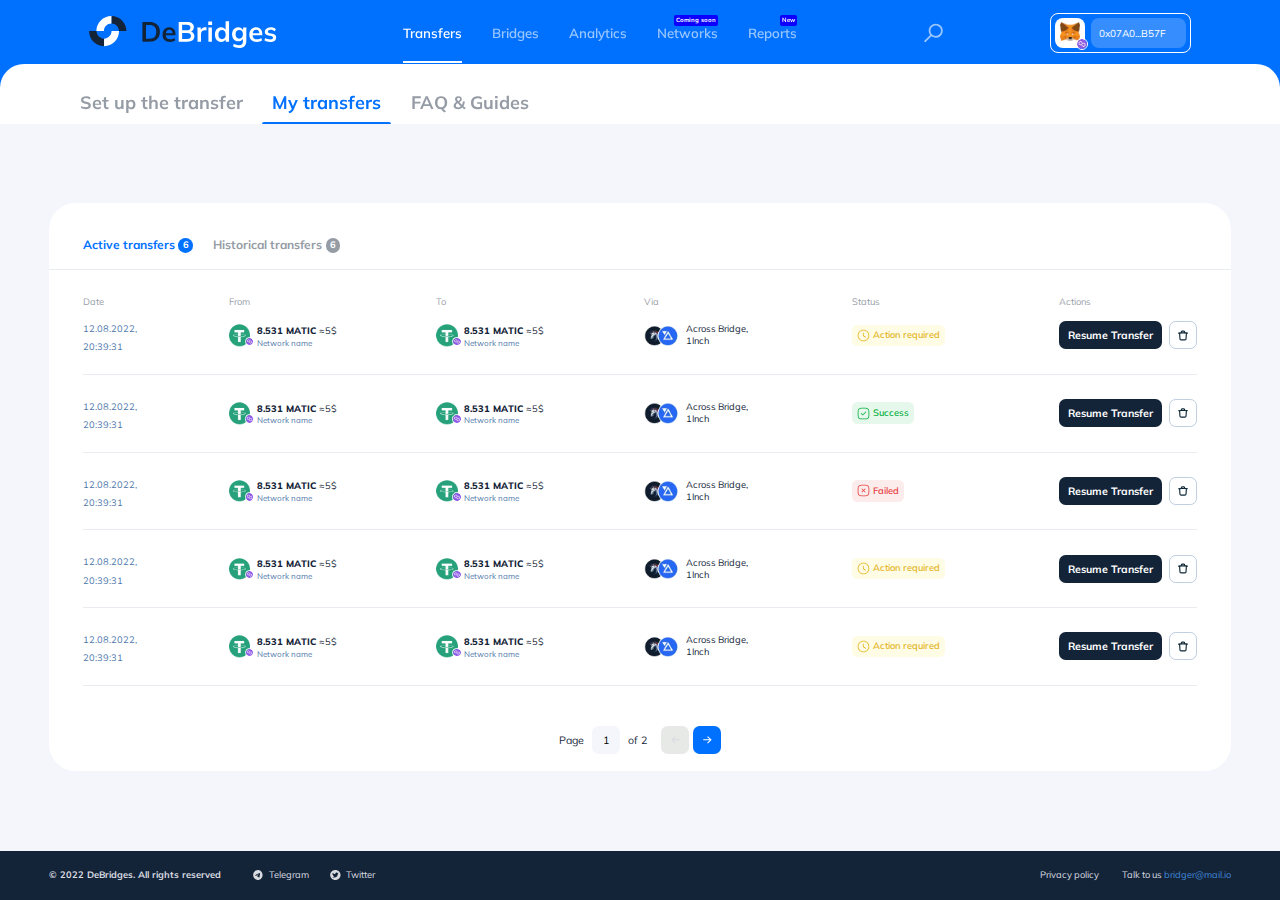
<file: my-transfers-active.html>
<!DOCTYPE html>
<html lang="en">

  <head>
  <meta charset="UTF-8">
  <meta http-equiv="X-UA-Compatible" content="IE=edge">
  <meta name="viewport" content="width=device-width, initial-scale=1.0">
  <link rel="icon" href="img/favicon.ico" type="image/x-icon">
  <link rel="stylesheet" href="./css/style.min.css?_v=20221104205442">
  <title>Bridge — Transfers</title>
</head>

<body>
  
  <div class="mobile-menu">    
	<a class="mobile-menu__logo" href="">
		<img src="img/debridges-logo_white.svg" alt="">
	</a>
	<input class="mobile-menu__search" type="text" placeholder="Search">
	<button class="mobile-menu__cta btn btn_middle btn_outlined">Connect to a wallet</button>
	<nav class="mobile-menu__menu main-menu">
		<ul>
			<li class="main-menu__item">
				<a class="main-menu__item-link" href="">Finding a bridge</a>
			</li>
			<li class="main-menu__item">
				<a class="main-menu__item-link" href="">Analytics</a>
			</li>
			<li class="main-menu__item">
				<a class="main-menu__item-link" href="">Networks</a>
			</li>
			<li class="main-menu__item main-menu__item_marked">
				<a class="main-menu__item-link" href="">Cashback</a>
			</li>
			<li class="main-menu__item main-menu__item_disabled main-menu__item_soon">
				<a class="main-menu__item-link">Reports</a>
			</li>       
			<li class="main-menu__item">
				<a class="main-menu__item-link" href="">More</a>
			</li>
		</ul>
	</nav>  
	<button class="mobile-menu__close-btn"></button>  
</div>
  <div class="filters-mobile-panel">
	<div class="filters-mobile-panel__header">
		<button class="filters-mobile-panel__back-btn back-btn">Back</button>
		<h1 class="filters-mobile-panel__title page-title">Filters</h1>
		<button class="filters-mobile-panel__reset-btn">Reset</button>
	</div>
	<div class="filters-mobile-panel__content">
		<div class="select select_outlined active">
			<div class="select__button">
				Select a network
			</div>
			<div class="select__dropdown">
				<a class="select__item select__item_active" href="">
					<span class="select__item-logo">
						<img src="img/currencies-logos/eth.svg" alt="">
					</span>
					<span class="select__item-name">Etherium</span>
				</a>
				<a class="select__item" href="">
					<span class="select__item-logo">
						<img src="img/currencies-logos/bnb.svg" alt="">
					</span>
					<span class="select__item-name">Binance Smart Chain</span>
				</a>
				<a class="select__item" href="">
					<span class="select__item-logo">
						<img src="img/currencies-logos/polygon.svg" alt="">
					</span>
					<span class="select__item-name">Polygon</span>
				</a>
			</div>
		</div>
		<div class="filters-mobile-panel__input-block">
			<span class="input-label">Type of the bridge</span>
			<div class="filter-switch filter-switch_blue">
				<label class="filter-switch__item">
					<input class="filter-switch__input" type="radio" name="filterMobile" checked>
					<span class="filter-switch__button">All</span>
				</label>
				<label class="filter-switch__item">
					<input class="filter-switch__input" type="radio" name="filterMobile">
					<span class="filter-switch__button">DEX Bridges</span>
				</label>
				<label class="filter-switch__item">
					<input class="filter-switch__input" type="radio" name="filterMobile">
					<span class="filter-switch__button">Wrapped</span>
				</label>
				<label class="filter-switch__item">
					<input class="filter-switch__input" type="radio" name="filterMobile">
					<span class="filter-switch__button">NFT</span>
				</label>
			</div>
		</div>
		<div class="filters-mobile-panel__input-block">
			<span class="input-label">Bridges</span>
			<div class="select select_outlined">
				<div class="select__button">
					All
				</div>
				<div class="select__dropdown">
					<a class="select__item select__item_active" href="">
						<span class="select__item-logo">
							<img src="img/currencies-logos/eth.svg" alt="">
						</span>
						<span class="select__item-name">Etherium</span>
					</a>
					<a class="select__item" href="">
						<span class="select__item-logo">
							<img src="img/currencies-logos/bnb.svg" alt="">
						</span>
						<span class="select__item-name">Binance Smart Chain</span>
					</a>
					<a class="select__item" href="">
						<span class="select__item-logo">
							<img src="img/currencies-logos/polygon.svg" alt="">
						</span>
						<span class="select__item-name">Polygon</span>
					</a>
				</div>
			</div>
		</div>
		<div class="filters-mobile-panel__input-block">
			<span class="input-label">Time</span>
			<div class="select select_outlined">
				<div class="select__button select-date">
					Last 7 days
				</div>          
			</div>
		</div>
	</div>    
</div>
  <div class="date-picker-popup popup-bottom">
	<div class="popup-bottom__cnt">
		<div class="date-picker-popup__header">
			<button class="date-picker-popup__back-btn popup-bottom__back-btn back-btn back-btn_short"></button>
			<h1 class="date-picker-popup__title page-title">Select a range</h1>
			<button class="date-picker-popup__reset-btn">Reset</button>
		</div>
		<div class="date-picker-popup__content">
			<p class="date-picker-popup__subtitle">Choose a range within 3 months</p>
			<div class="date-picker-popup__inputs">
				<div class="date-picker-popup__input-cnt">
					<span class="input-label">Start date</span>
					<input class="date-input" type="date" value="2022-06-01">
				</div>
				<span class="date-picker-popup__middle-text">to the</span>
				<div class="date-picker-popup__input-cnt">
					<span class="input-label">End date</span>
					<input class="date-input" type="date" value="2022-06-01">
				</div>
			</div>
			<button class="btn btn_blue">Continue</button>
		</div>
	</div> 
	<div class="popup-bottom__bg"></div>   
</div>  
  <div class="choose-token-popup popup" id="chooseTokenPopup">
	<div class="popup__container">
		<a class="popup__close" href="#"></a>
		<h1 class="popup__title">Select a Token</h1>
		<span class="popup__input-label">Select a network</span>
		<div class="choose-token-popup__select select select_outlined">
			<div class="choose-token-popup__button select__button">
				All networks
			</div>
			<div class="select__dropdown">
				<a class="select__item select__item_active" href="">
					<span class="select__item-logo">
						<img src="img/currencies-logos/eth.svg" alt="">
					</span>
					<span class="select__item-name">Etherium</span>
				</a>
				<a class="select__item" href="">
					<span class="select__item-logo">
						<img src="img/currencies-logos/bnb.svg" alt="">
					</span>
					<span class="select__item-name">BSC</span>
				</a>
				<a class="select__item" href="">
					<span class="select__item-logo">
						<img src="img/currencies-logos/polygon.svg" alt="">
					</span>
					<span class="select__item-name">Polygon</span>
				</a>
				<a class="select__item" href="">
					<span class="select__item-logo">
						<img src="img/currencies-logos/avalanche.svg" alt="">
					</span>
					<span class="select__item-name">Avalanche</span>
				</a>
				<a class="select__item" href="">
					<span class="select__item-logo">
						<img src="img/currencies-logos/fantom.svg" alt="">
					</span>
					<span class="select__item-name">Fantom</span>
				</a>
				<a class="select__item" href="">
					<span class="select__item-logo">
						<picture><source srcset="img/currencies-logos/harmony.webp" type="image/webp"><img src="img/currencies-logos/harmony.png" alt=""></picture>
					</span>
					<span class="select__item-name">Harmony</span>
				</a>
				<a class="select__item" href="">
					<span class="select__item-logo">
						<picture><source srcset="img/currencies-logos/arbitrum.webp" type="image/webp"><img src="img/currencies-logos/arbitrum.png" alt=""></picture>
					</span>
					<span class="select__item-name">Arbitrum</span>
				</a>
				<a class="select__item" href="">
					<span class="select__item-logo">
						<picture><source srcset="img/currencies-logos/optimism.webp" type="image/webp"><img src="img/currencies-logos/optimism.png" alt=""></picture>
					</span>
					<span class="select__item-name">Optimism</span>
				</a>
				<a class="select__item" href="">
					<span class="select__item-logo">
						<picture><source srcset="img/currencies-logos/fuse.webp" type="image/webp"><img src="img/currencies-logos/fuse.png" alt=""></picture>
					</span>
					<span class="select__item-name">Fuse</span>
				</a>
				<a class="select__item" href="">
					<span class="select__item-logo">
						<picture><source srcset="img/currencies-logos/moon-river.webp" type="image/webp"><img src="img/currencies-logos/moon-river.png" alt=""></picture>
					</span>
					<span class="select__item-name">MoonRiver</span>
				</a>
				<a class="select__item" href="">
					<span class="select__item-logo">
						<picture><source srcset="img/currencies-logos/cronos.webp" type="image/webp"><img src="img/currencies-logos/cronos.png" alt=""></picture>
					</span>
					<span class="select__item-name">Cronos</span>
				</a>
				<a class="select__item" href="">
					<span class="select__item-logo">
						<picture><source srcset="img/currencies-logos/gnosis.webp" type="image/webp"><img src="img/currencies-logos/gnosis.png" alt=""></picture>
					</span>
					<span class="select__item-name">Gnosis</span>
				</a>
				<a class="select__item" href="">
					<span class="select__item-logo">
						<picture><source srcset="img/currencies-logos/moon-beam.webp" type="image/webp"><img src="img/currencies-logos/moon-beam.png" alt=""></picture>
					</span>
					<span class="select__item-name">MoonBeam</span>
				</a>
				<a class="select__item" href="">
					<span class="select__item-logo">
						<picture><source srcset="img/currencies-logos/boba.webp" type="image/webp"><img src="img/currencies-logos/boba.png" alt=""></picture>
					</span>
					<span class="select__item-name">Boba</span>
				</a>
			</div>
		</div>
		<span class="popup__input-label">Choose a token</span>
		<input class="choose-token-popup__search search-input search-input_outlined" type="text" placeholder="Search for token">           
		<div class="choose-token-popup__tokens-list">
			
			<!-- Empty list -->
			
			<!-- <div class="choose-token-popup__tokens-list-empty">
				<img src="img/empty-list-icon.svg" alt="">
				<span>Token not found</span>
				<span>Try again with a different wording, or change the network</span>
			</div>   -->
			
			<!--  -->        

			<div class="choose-token-popup__owned-tokens">
				<h3 class="choose-token-popup__list-title">Owned tokens</h3>
				
				<!-- <div class="tokens-list-item">
					<div class="tokens-list-item__left">
						<div class="tokens-list-item__logo">
							<picture><source srcset="img/tokens-list-logos/omg.webp" type="image/webp"><img src="img/tokens-list-logos/omg.png" alt=""></picture>
						</div>
						<p class="tokens-list-item__title">
							<span class="tokens-list-item__name">OMG</span>
							<span class="tokens-list-item__network">
								<picture><source srcset="img/tokens-list-logos/network.webp" type="image/webp"><img src="img/tokens-list-logos/network.png" alt=""></picture>
								Ethereum Network
							</span>
						</p>
					</div>
					<div class="tokens-list-item__right">
						<span class="tokens-list-item__value">4.8729</span>
					</div>
				</div> -->

				<button class="btn btn_middle">Connect to a wallet</button>
			</div>

			<div class="choose-token-popup__all-tokens">
				<h3 class="choose-token-popup__list-title">All tokens</h3>
				<div class="tokens-list-item">
					<div class="tokens-list-item__left">
						<div class="tokens-list-item__logo">
							<picture><source srcset="img/tokens-list-logos/omg.webp" type="image/webp"><img src="img/tokens-list-logos/omg.png" alt=""></picture>
						</div>
						<p class="tokens-list-item__title">
							<span class="tokens-list-item__name">OMG</span>
							<span class="tokens-list-item__network">
								<picture><source srcset="img/tokens-list-logos/network.webp" type="image/webp"><img src="img/tokens-list-logos/network.png" alt=""></picture>
								Ethereum Network
							</span>
						</p>
					</div>
					<div class="tokens-list-item__right">
						<span class="tokens-list-item__value">4.8729</span>
					</div>
				</div>
				<div class="tokens-list-item">
					<div class="tokens-list-item__left">
						<div class="tokens-list-item__logo">
							<picture><source srcset="img/tokens-list-logos/omg.webp" type="image/webp"><img src="img/tokens-list-logos/omg.png" alt=""></picture>
						</div>
						<p class="tokens-list-item__title">
							<span class="tokens-list-item__name">OMG</span>
							<span class="tokens-list-item__network">
								<picture><source srcset="img/tokens-list-logos/network.webp" type="image/webp"><img src="img/tokens-list-logos/network.png" alt=""></picture>
								Ethereum Network
							</span>
						</p>
					</div>
					<div class="tokens-list-item__right">
						<span class="tokens-list-item__value">4.8729</span>
					</div>
				</div>
				<div class="tokens-list-item">
					<div class="tokens-list-item__left">
						<div class="tokens-list-item__logo">
							<picture><source srcset="img/tokens-list-logos/omg.webp" type="image/webp"><img src="img/tokens-list-logos/omg.png" alt=""></picture>
						</div>
						<p class="tokens-list-item__title">
							<span class="tokens-list-item__name">OMG</span>
							<span class="tokens-list-item__network">
								<picture><source srcset="img/tokens-list-logos/network.webp" type="image/webp"><img src="img/tokens-list-logos/network.png" alt=""></picture>
								Ethereum Network
							</span>
						</p>
					</div>
					<div class="tokens-list-item__right">
						<span class="tokens-list-item__value">4.8729</span>
					</div>
				</div>
				<div class="tokens-list-item">
					<div class="tokens-list-item__left">
						<div class="tokens-list-item__logo">
							<picture><source srcset="img/tokens-list-logos/omg.webp" type="image/webp"><img src="img/tokens-list-logos/omg.png" alt=""></picture>
						</div>
						<p class="tokens-list-item__title">
							<span class="tokens-list-item__name">OMG</span>
							<span class="tokens-list-item__network">
								<picture><source srcset="img/tokens-list-logos/network.webp" type="image/webp"><img src="img/tokens-list-logos/network.png" alt=""></picture>
								Ethereum Network
							</span>
						</p>
					</div>
					<div class="tokens-list-item__right">
						<span class="tokens-list-item__value">4.8729</span>
					</div>
				</div>
				<div class="tokens-list-item">
					<div class="tokens-list-item__left">
						<div class="tokens-list-item__logo">
							<picture><source srcset="img/tokens-list-logos/omg.webp" type="image/webp"><img src="img/tokens-list-logos/omg.png" alt=""></picture>
						</div>
						<p class="tokens-list-item__title">
							<span class="tokens-list-item__name">OMG</span>
							<span class="tokens-list-item__network">
								<picture><source srcset="img/tokens-list-logos/network.webp" type="image/webp"><img src="img/tokens-list-logos/network.png" alt=""></picture>
								Ethereum Network
							</span>
						</p>
					</div>
					<div class="tokens-list-item__right">
						<span class="tokens-list-item__value">4.8729</span>
					</div>
				</div>
				<div class="tokens-list-item">
					<div class="tokens-list-item__left">
						<div class="tokens-list-item__logo">
							<picture><source srcset="img/tokens-list-logos/omg.webp" type="image/webp"><img src="img/tokens-list-logos/omg.png" alt=""></picture>
						</div>
						<p class="tokens-list-item__title">
							<span class="tokens-list-item__name">OMG</span>
							<span class="tokens-list-item__network">
								<picture><source srcset="img/tokens-list-logos/network.webp" type="image/webp"><img src="img/tokens-list-logos/network.png" alt=""></picture>
								Ethereum Network
							</span>
						</p>
					</div>
					<div class="tokens-list-item__right">
						<span class="tokens-list-item__value">4.8729</span>
					</div>
				</div>
				<div class="tokens-list-item">
					<div class="tokens-list-item__left">
						<div class="tokens-list-item__logo">
							<picture><source srcset="img/tokens-list-logos/omg.webp" type="image/webp"><img src="img/tokens-list-logos/omg.png" alt=""></picture>
						</div>
						<p class="tokens-list-item__title">
							<span class="tokens-list-item__name">OMG</span>
							<span class="tokens-list-item__network">
								<picture><source srcset="img/tokens-list-logos/network.webp" type="image/webp"><img src="img/tokens-list-logos/network.png" alt=""></picture>
								Ethereum Network
							</span>
						</p>
					</div>
					<div class="tokens-list-item__right">
						<span class="tokens-list-item__value">4.8729</span>
					</div>
				</div>
				<div class="tokens-list-item">
					<div class="tokens-list-item__left">
						<div class="tokens-list-item__logo">
							<picture><source srcset="img/tokens-list-logos/omg.webp" type="image/webp"><img src="img/tokens-list-logos/omg.png" alt=""></picture>
						</div>
						<p class="tokens-list-item__title">
							<span class="tokens-list-item__name">OMG</span>
							<span class="tokens-list-item__network">
								<picture><source srcset="img/tokens-list-logos/network.webp" type="image/webp"><img src="img/tokens-list-logos/network.png" alt=""></picture>
								Ethereum Network
							</span>
						</p>
					</div>
					<div class="tokens-list-item__right">
						<span class="tokens-list-item__value">4.8729</span>
					</div>
				</div>
				<div class="tokens-list-item">
					<div class="tokens-list-item__left">
						<div class="tokens-list-item__logo">
							<picture><source srcset="img/tokens-list-logos/omg.webp" type="image/webp"><img src="img/tokens-list-logos/omg.png" alt=""></picture>
						</div>
						<p class="tokens-list-item__title">
							<span class="tokens-list-item__name">OMG</span>
							<span class="tokens-list-item__network">
								<picture><source srcset="img/tokens-list-logos/network.webp" type="image/webp"><img src="img/tokens-list-logos/network.png" alt=""></picture>
								Ethereum Network
							</span>
						</p>
					</div>
					<div class="tokens-list-item__right">
						<span class="tokens-list-item__value">4.8729</span>
					</div>
				</div>
				<div class="tokens-list-item">
					<div class="tokens-list-item__left">
						<div class="tokens-list-item__logo">
							<picture><source srcset="img/tokens-list-logos/omg.webp" type="image/webp"><img src="img/tokens-list-logos/omg.png" alt=""></picture>
						</div>
						<p class="tokens-list-item__title">
							<span class="tokens-list-item__name">OMG</span>
							<span class="tokens-list-item__network">
								<picture><source srcset="img/tokens-list-logos/network.webp" type="image/webp"><img src="img/tokens-list-logos/network.png" alt=""></picture>
								Ethereum Network
							</span>
						</p>
					</div>
					<div class="tokens-list-item__right">
						<span class="tokens-list-item__value">4.8729</span>
					</div>
				</div>
			</div>
										 
		</div>
	</div>
</div>  
  <div class="choose-wallet-popup popup" id="chooseWalletPopup">
	<div class="popup__container">
		<a class="popup__close" href="#"></a>
		<h1 class="choose-wallet-popup__title popup__title">Connect to a Wallet</h1>
		<p class="choose-wallet-popup__description">
			By connecting a wallet, you agree to <a class="text-link" href="">Terms&nbsp;of&nbsp;Service</a> and acknowledge that you have read and understand the <a class="text-link" href="">disclaimer</a>.
		</p>     
		<button class="choose-wallet-popup__wallet-item">
			<span>Metamask</span>
			<picture><source srcset="img/metamask-logo.webp" type="image/webp"><img src="img/metamask-logo.png" alt=""></picture>
		</button>
		<button class="choose-wallet-popup__wallet-item">
			<span>BlockWallet</span>
			<picture><source srcset="img/block-wallet-logo.webp" type="image/webp"><img src="img/block-wallet-logo.png" alt=""></picture>
		</button>
		<button class="choose-wallet-popup__wallet-item">
			<span>imToken</span>
			<picture><source srcset="img/im-token-logo.webp" type="image/webp"><img src="img/im-token-logo.png" alt=""></picture>
		</button>
	</div>
</div>
  <div class="search-popup popup" id="searchPopup">
	<div class="popup__container">
		<a class="popup__close"></a>
		<div class="search-popup__input-block">
			<input class="search-popup__input" type="text" placeholder="Search for bridges">
			<button class="search-popup__button">Search</button>
		</div>
		
		<!-- No results -->
		
		<!-- <div class="search-popup__no-results">
			<h2>No results for 'wasd'</h2>
			<span>We couldn't find anything matching your search.<br>Try again with a different term.</span>
		</div> -->

		<!--  -->

		<div class="search-popup__results">
			<h2 class="search-popup__results-title">Bridges</h2>
			<ul class="search-popup__results-list">
				<li class="search-popup__results-item">
					<picture><source srcset="img/tokens-logos/token.webp" type="image/webp"><img src="img/tokens-logos/token.png" alt=""></picture>
					<span>Transitswap</span>
				</li>
				<li class="search-popup__results-item">
					<picture><source srcset="img/tokens-logos/token.webp" type="image/webp"><img src="img/tokens-logos/token.png" alt=""></picture>
					<span>Transitswap</span>
				</li>
				<li class="search-popup__results-item">
					<picture><source srcset="img/tokens-logos/token.webp" type="image/webp"><img src="img/tokens-logos/token.png" alt=""></picture>
					<span>Transitswap</span>
				</li>
				<li class="search-popup__results-item">
					<picture><source srcset="img/tokens-logos/token.webp" type="image/webp"><img src="img/tokens-logos/token.png" alt=""></picture>
					<span>Transitswap</span>
				</li>
				<li class="search-popup__results-item">
					<picture><source srcset="img/tokens-logos/token.webp" type="image/webp"><img src="img/tokens-logos/token.png" alt=""></picture>
					<span>Transitswap</span>
				</li>
			</ul>
		</div>
	</div>
</div>  
  <div class="wallet-actions-popup popup" id="walletActionsPopup">
	<div class="popup__container">
		<a class="popup__close" href="#"></a>
		<picture><source srcset="img/metamask-logo-large.webp" type="image/webp"><img class="wallet-actions-popup__logo" src="img/metamask-logo-large.png" alt=""></picture>
		<h1 class="wallet-actions-popup__title popup__title">Metamask</h1>
		<div class="wallet-actions-popup__copy-field">
			<span>0x07A0...B57F</span>
			<button class="copy-button"></button>
		</div>
		<div class="wallet-actions-popup__balance">
			<span>8.531 МАTIC</span>
			<img src="img/wallet-icon_blue.svg" alt="">
		</div>
		<!-- <span class="wallet-actions-popup__copied">
			Copied
			<img src="img/copied.svg" alt="">
		</span> -->
		<div class="wallet-actions-popup__actions">
			<div class="wallet-actions-popup__select select select_outlined">
				<div class="choose-token-popup__button select__button">
					All networks
				</div>
				<div class="select__dropdown">
					<a class="select__item select__item_active" href="">
						<span class="select__item-logo">
							<img src="img/currencies-logos/eth.svg" alt="">
						</span>
						<span class="select__item-name">Etherium</span>
					</a>
					<a class="select__item" href="">
						<span class="select__item-logo">
							<img src="img/currencies-logos/bnb.svg" alt="">
						</span>
						<span class="select__item-name">BSC</span>
					</a>
					<a class="select__item" href="">
						<span class="select__item-logo">
							<img src="img/currencies-logos/polygon.svg" alt="">
						</span>
						<span class="select__item-name">Polygon</span>
					</a>
					<a class="select__item" href="">
						<span class="select__item-logo">
							<img src="img/currencies-logos/avalanche.svg" alt="">
						</span>
						<span class="select__item-name">Avalanche</span>
					</a>
					<a class="select__item" href="">
						<span class="select__item-logo">
							<img src="img/currencies-logos/fantom.svg" alt="">
						</span>
						<span class="select__item-name">Fantom</span>
					</a>
					<a class="select__item" href="">
						<span class="select__item-logo">
							<picture><source srcset="img/currencies-logos/harmony.webp" type="image/webp"><img src="img/currencies-logos/harmony.png" alt=""></picture>
						</span>
						<span class="select__item-name">Harmony</span>
					</a>
					<a class="select__item" href="">
						<span class="select__item-logo">
							<picture><source srcset="img/currencies-logos/arbitrum.webp" type="image/webp"><img src="img/currencies-logos/arbitrum.png" alt=""></picture>
						</span>
						<span class="select__item-name">Arbitrum</span>
					</a>
					<a class="select__item" href="">
						<span class="select__item-logo">
							<picture><source srcset="img/currencies-logos/optimism.webp" type="image/webp"><img src="img/currencies-logos/optimism.png" alt=""></picture>
						</span>
						<span class="select__item-name">Optimism</span>
					</a>
					<a class="select__item" href="">
						<span class="select__item-logo">
							<picture><source srcset="img/currencies-logos/fuse.webp" type="image/webp"><img src="img/currencies-logos/fuse.png" alt=""></picture>
						</span>
						<span class="select__item-name">Fuse</span>
					</a>
					<a class="select__item" href="">
						<span class="select__item-logo">
							<picture><source srcset="img/currencies-logos/moon-river.webp" type="image/webp"><img src="img/currencies-logos/moon-river.png" alt=""></picture>
						</span>
						<span class="select__item-name">MoonRiver</span>
					</a>
					<a class="select__item" href="">
						<span class="select__item-logo">
							<picture><source srcset="img/currencies-logos/cronos.webp" type="image/webp"><img src="img/currencies-logos/cronos.png" alt=""></picture>
						</span>
						<span class="select__item-name">Cronos</span>
					</a>
					<a class="select__item" href="">
						<span class="select__item-logo">
							<picture><source srcset="img/currencies-logos/gnosis.webp" type="image/webp"><img src="img/currencies-logos/gnosis.png" alt=""></picture>
						</span>
						<span class="select__item-name">Gnosis</span>
					</a>
					<a class="select__item" href="">
						<span class="select__item-logo">
							<picture><source srcset="img/currencies-logos/moon-beam.webp" type="image/webp"><img src="img/currencies-logos/moon-beam.png" alt=""></picture>
						</span>
						<span class="select__item-name">MoonBeam</span>
					</a>
					<a class="select__item" href="">
						<span class="select__item-logo">
							<picture><source srcset="img/currencies-logos/boba.webp" type="image/webp"><img src="img/currencies-logos/boba.png" alt=""></picture>
						</span>
						<span class="select__item-name">Boba</span>
					</a>
				</div>
			</div>
			<button class="btn btn_middle btn_outlined-red">Disconnect</button>
		</div>
	</div>
</div>  
  <div class="routes-popup popup side-popup" id="routesPopup">
	<div class="popup__container">
		<a class="popup__close" href="#"></a>
		<div class="routes-popup__head">
			<h1 class="routes-popup__title popup__title">Routes</h1>
			<span class="routes-popup__counter">5</span>
			<!-- <div class="select select_outlined select_smallest">
				<div class="select__button">
					All routes
				</div>
				<div class="select__dropdown">
					<a class="select__item select__item_active" href="">
						<span class="select__item-logo">
							<img src="img/currencies-logos/eth.svg" alt="">
						</span>
						<span class="select__item-name">Etherium</span>
					</a>
					<a class="select__item" href="">
						<span class="select__item-logo">
							<img src="img/currencies-logos/bnb.svg" alt="">
						</span>
						<span class="select__item-name">Binance Smart Chain</span>
					</a>
					<a class="select__item" href="">
						<span class="select__item-logo">
							<img src="img/currencies-logos/polygon.svg" alt="">
						</span>
						<span class="select__item-name">Polygon</span>
					</a>
				</div>
			</div>         -->
		</div>  
		<div class="routes-popup__wrap">
			<div class="routes-popup__content">
				<div class="estimated-token estimated-token_popup">
					<div class="estimated-token__container">
						<span class="estimated-token__badge cheapest">Cheapest</span>
						<label class="estimated-token__checkbox round-checkbox">
							<input class="round-checkbox__input" type="checkbox">
							<span class="round-checkbox__button"></span>
						</label>
						<span class="estimated-token__via">via</span>
						<div class="estimated-token__route-logos route-logos">
							<picture><source srcset="img/route-item-logo.webp" type="image/webp"><img class="estimated-token__route-logo route-logo" src="img/route-item-logo.png" alt=""></picture>
							<picture><source srcset="img/route-item-logo2.webp" type="image/webp"><img class="estimated-token__route-logo route-logo" src="img/route-item-logo2.png" alt=""></picture>
							<picture><source srcset="img/route-item-logo.webp" type="image/webp"><img class="estimated-token__route-logo route-logo" src="img/route-item-logo.png" alt=""></picture>
						</div>
						<div class="estimated-token__parameters">
							<span class="estimated-token__parameter">
								<img src="img/est-icon-time.svg" alt="">
								01:53
							</span>
							<span class="estimated-token__parameter">
								<img src="img/est-icon-fuel.svg" alt="">
								$20.93
							</span>
							<span class="estimated-token__parameter">
								<img src="img/est-icon-change.svg" alt="">
								2
							</span>
						</div>
						<span class="estimated-token__title">
							<span class="estimated-token__title-block">
								5 USDT
								<span class="estimated-token__subtitle">$4.9</span>
							</span>                
						</span>
					</div>            
				</div>
				<div class="estimated-token estimated-token_popup active">
					<div class="estimated-token__container">
						<span class="estimated-token__badge fastest">Fastest</span>
						<label class="estimated-token__checkbox round-checkbox">
							<input class="round-checkbox__input" type="checkbox">
							<span class="round-checkbox__button"></span>
						</label>
						<span class="estimated-token__via">via</span>
						<div class="estimated-token__route-logos route-logos">
							<picture><source srcset="img/route-item-logo.webp" type="image/webp"><img class="estimated-token__route-logo route-logo" src="img/route-item-logo.png" alt=""></picture>
							<picture><source srcset="img/route-item-logo2.webp" type="image/webp"><img class="estimated-token__route-logo route-logo" src="img/route-item-logo2.png" alt=""></picture>                
						</div>
						<div class="estimated-token__parameters">
							<span class="estimated-token__parameter">
								<img src="img/est-icon-time.svg" alt="">
								01:53
							</span>
							<span class="estimated-token__parameter">
								<img src="img/est-icon-fuel.svg" alt="">
								$20.93
							</span>
							<span class="estimated-token__parameter">
								<img src="img/est-icon-change.svg" alt="">
								2
							</span>
						</div>
						<span class="estimated-token__title">
							<span class="estimated-token__title-block">
								5 USDT
								<span class="estimated-token__subtitle">$4.9</span>
							</span>
						</span>
					</div>
					<div class="estimated-token__content">
						<div class="estimated-token__point">
							<div class="estimated-token__point-head">
								<picture><source srcset="img/currencies-logos/example-logo.webp" type="image/webp"><img class="estimated-token__point-logo" src="img/currencies-logos/example-logo.png" alt=""></picture>
								<div class="estimated-token__point-description">
									<h3 class="estimated-token__point-title">1Inch</h3>
									<div class="estimated-token__point-parameters">
										<span class="estimated-token__point-parameter">
											<img src="img/time-icon_gray.svg" alt="">
											10 min
										</span>
										<span class="estimated-token__point-parameter">
											<img src="img/fuel-icon_gray.svg" alt="">
											0.00735 MATIC
										</span>
									</div>
								</div>
							</div>
							<div class="estimated-token__point-content">
								<div class="estimated-token__point-content-start">
									<div class="estimated-token__point-content-logo">
										<picture><source srcset="img/tokens-logos/token.webp" type="image/webp"><img class="estimated-token__point-content-token" src="img/tokens-logos/token.png" alt=""></picture>
										<picture><source srcset="img/tokens-logos/network.webp" type="image/webp"><img class="estimated-token__point-content-network" src="img/tokens-logos/network.png" alt=""></picture>
									</div>
									<div class="estimated-token__point-content-title">
										<h4 class="estimated-token__point-content-value">5 USDT</h4>
										<span class="estimated-token__point-content-token-name">Polygon</span>
									</div>
								</div>
								<span class="estimated-token__point-content-middle">
									<img src="img/swap-icon.svg" alt="">
									Swap to 0.004599 Ethereum
								</span>
								<div class="estimated-token__point-content-end">
									<div class="estimated-token__point-content-logo">
										<picture><source srcset="img/tokens-logos/token.webp" type="image/webp"><img class="estimated-token__point-content-token" src="img/tokens-logos/token.png" alt=""></picture>
										<picture><source srcset="img/tokens-logos/network.webp" type="image/webp"><img class="estimated-token__point-content-network" src="img/tokens-logos/network.png" alt=""></picture>
									</div>
									<div class="estimated-token__point-content-title">
										<h4 class="estimated-token__point-content-value">5 USDT</h4>
										<span class="estimated-token__point-content-token-name">Polygon</span>
									</div>
								</div>
							</div>
						</div>
						<div class="estimated-token__point">
							<div class="estimated-token__point-head">
								<picture><source srcset="img/currencies-logos/example-logo.webp" type="image/webp"><img class="estimated-token__point-logo" src="img/currencies-logos/example-logo.png" alt=""></picture>
								<div class="estimated-token__point-description">
									<h3 class="estimated-token__point-title">1Inch</h3>
									<div class="estimated-token__point-parameters">
										<span class="estimated-token__point-parameter">
											<img src="img/time-icon_gray.svg" alt="">
											10 min
										</span>                      
									</div>
								</div>
							</div>
							<div class="estimated-token__point-content">
								<div class="estimated-token__point-content-start">
									<div class="estimated-token__point-content-logo">
										<picture><source srcset="img/tokens-logos/token.webp" type="image/webp"><img class="estimated-token__point-content-token" src="img/tokens-logos/token.png" alt=""></picture>
										<picture><source srcset="img/tokens-logos/network.webp" type="image/webp"><img class="estimated-token__point-content-network" src="img/tokens-logos/network.png" alt=""></picture>
									</div>
									<div class="estimated-token__point-content-title">
										<h4 class="estimated-token__point-content-value">5 USDT</h4>
										<span class="estimated-token__point-content-token-name">Polygon</span>
									</div>
								</div>
								<span class="estimated-token__point-content-middle">
									<img src="img/transfer-icon.svg" alt="">
									Transfer to 0.004599 Wrapped Ethereum
								</span>
								<div class="estimated-token__point-content-end">
									<div class="estimated-token__point-content-logo">
										<picture><source srcset="img/tokens-logos/token.webp" type="image/webp"><img class="estimated-token__point-content-token" src="img/tokens-logos/token.png" alt=""></picture>
										<picture><source srcset="img/tokens-logos/network.webp" type="image/webp"><img class="estimated-token__point-content-network" src="img/tokens-logos/network.png" alt=""></picture>
									</div>
									<div class="estimated-token__point-content-title">
										<h4 class="estimated-token__point-content-value">5 USDT</h4>
										<span class="estimated-token__point-content-token-name">Polygon</span>
									</div>
								</div>
							</div>
						</div>
						<div class="estimated-token__point">
							<div class="estimated-token__point-head">
								<picture><source srcset="img/currencies-logos/example-logo.webp" type="image/webp"><img class="estimated-token__point-logo" src="img/currencies-logos/example-logo.png" alt=""></picture>
								<div class="estimated-token__point-description">
									<h3 class="estimated-token__point-title">1Inch</h3>
									<div class="estimated-token__point-parameters">
										<span class="estimated-token__point-parameter">
											<img src="img/time-icon_gray.svg" alt="">
											10 min
										</span>
									</div>
								</div>
							</div>
							<div class="estimated-token__point-content">
								<div class="estimated-token__point-content-start">
									<div class="estimated-token__point-content-logo">
										<picture><source srcset="img/tokens-logos/token.webp" type="image/webp"><img class="estimated-token__point-content-token" src="img/tokens-logos/token.png" alt=""></picture>
										<picture><source srcset="img/tokens-logos/network.webp" type="image/webp"><img class="estimated-token__point-content-network" src="img/tokens-logos/network.png" alt=""></picture>
									</div>
									<div class="estimated-token__point-content-title">
										<h4 class="estimated-token__point-content-value">5 USDT</h4>
										<span class="estimated-token__point-content-token-name">Polygon</span>
									</div>
								</div>
								<span class="estimated-token__point-content-middle">
									<img src="img/transfer-icon.svg" alt="">
									Transfer to 0.004599 Wrapped Ethereum
								</span>
								<div class="estimated-token__point-content-end">
									<div class="estimated-token__point-content-logo">
										<picture><source srcset="img/tokens-logos/token.webp" type="image/webp"><img class="estimated-token__point-content-token" src="img/tokens-logos/token.png" alt=""></picture>
										<picture><source srcset="img/tokens-logos/network.webp" type="image/webp"><img class="estimated-token__point-content-network" src="img/tokens-logos/network.png" alt=""></picture>
									</div>
									<div class="estimated-token__point-content-title">
										<h4 class="estimated-token__point-content-value">5 USDT</h4>
										<span class="estimated-token__point-content-token-name">Polygon</span>
									</div>
								</div>
							</div>
						</div>
						<div class="estimated-token__point">
							<div class="estimated-token__point-head">
								<picture><source srcset="img/currencies-logos/example-logo.webp" type="image/webp"><img class="estimated-token__point-logo" src="img/currencies-logos/example-logo.png" alt=""></picture>
								<div class="estimated-token__point-description">
									<h3 class="estimated-token__point-title">1Inch</h3>
									<div class="estimated-token__point-parameters">
										<span class="estimated-token__point-parameter">
											<img src="img/time-icon_gray.svg" alt="">
											10 min
										</span>
									</div>
								</div>
							</div>
							<div class="estimated-token__point-content">
								<div class="estimated-token__point-content-start">
									<div class="estimated-token__point-content-logo">
										<picture><source srcset="img/tokens-logos/token.webp" type="image/webp"><img class="estimated-token__point-content-token" src="img/tokens-logos/token.png" alt=""></picture>
										<picture><source srcset="img/tokens-logos/network.webp" type="image/webp"><img class="estimated-token__point-content-network" src="img/tokens-logos/network.png" alt=""></picture>
									</div>
									<div class="estimated-token__point-content-title">
										<h4 class="estimated-token__point-content-value">5 USDT</h4>
										<span class="estimated-token__point-content-token-name">Polygon</span>
									</div>
								</div>
								<span class="estimated-token__point-content-middle">
									<img src="img/transfer-icon.svg" alt="">
									Transfer to 0.004599 Wrapped Ethereum
								</span>
								<div class="estimated-token__point-content-end">
									<div class="estimated-token__point-content-logo">
										<picture><source srcset="img/tokens-logos/token.webp" type="image/webp"><img class="estimated-token__point-content-token" src="img/tokens-logos/token.png" alt=""></picture>
										<picture><source srcset="img/tokens-logos/network.webp" type="image/webp"><img class="estimated-token__point-content-network" src="img/tokens-logos/network.png" alt=""></picture>
									</div>
									<div class="estimated-token__point-content-title">
										<h4 class="estimated-token__point-content-value">5 USDT</h4>
										<span class="estimated-token__point-content-token-name">Polygon</span>
									</div>
								</div>
							</div>
						</div>
					</div>
				</div>
				<div class="estimated-token__under-dev">
					<img src="img/code-icon.svg" alt="">
					<span>Other routes under development</span>
				</div>
			</div>        
		</div>    
	</div>
</div>  
  <div class="is-submited-popup popup" id="isSubmitedPopup">
	<div class="popup__container">
		<a class="popup__close" href="#"></a>
		<img class="is-submited-popup__success-icon" src="img/success-icon.svg" alt="">
		<h2 class="popup__title">
			Transaction is submited
		</h2>
		<span class="is-submited-popup__subtitle">Transaction 1 of 2</span>
		<div class="is-submited-popup__transaction-path transaction-path">
			<div class="transaction-path__item transaction-path__item_left">
				<div class="transaction-path__item-container">
					<div class="transaction-path__item-logo">
						<picture><source srcset="img/tokens-logos/token.webp" type="image/webp"><img class="transaction-path__item-logo-main" src="img/tokens-logos/token.png" alt=""></picture>
						<picture><source srcset="img/tokens-logos/network.webp" type="image/webp"><img class="transaction-path__item-logo-network" src="img/tokens-logos/network.png" alt=""></picture>
					</div>
					<h3 class="transaction-path__item-title">8.53153 MATIC</h3>
					<span class="transaction-path__item-subtitle">Polygon</span>
				</div>          
			</div>
			<div class="transaction-path__item transaction-path__item_right">
				<div class="transaction-path__item-container">
					<div class="transaction-path__item-logo">
						<picture><source srcset="img/tokens-logos/token.webp" type="image/webp"><img class="transaction-path__item-logo-main" src="img/tokens-logos/token.png" alt=""></picture>
						<picture><source srcset="img/tokens-logos/network.webp" type="image/webp"><img class="transaction-path__item-logo-network" src="img/tokens-logos/network.png" alt=""></picture>
					</div>
					<h3 class="transaction-path__item-title">8.53153 MATIC</h3>
					<span class="transaction-path__item-subtitle">Polygon</span>
				</div>          
			</div>
		</div>
	</div>
</div>  
  
  <div class="container">
    
    <header class="header header_inner">
	<div class="header__content">
		<button class="header__menu-button"></button>
		<a href="">
			<img class="header__logo" src="img/debridges-logo_white.svg" alt="">
		</a>
		<nav class="header__menu main-menu">
			<ul>
				<li class="main-menu__item active">
					<a class="main-menu__item-link" href="">Transfers</a>
				</li>
				<li class="main-menu__item">
					<a class="main-menu__item-link" href="">Bridges</a>
				</li>
				<li class="main-menu__item">
					<a class="main-menu__item-link" href="">Analytics</a>
				</li>
				<li class="main-menu__item main-menu__item_soon">
					<a class="main-menu__item-link" href="">Networks</a>
				</li>
				<li class="main-menu__item main-menu__item_new">
					<a class="main-menu__item-link" href="">Reports</a>
				</li>
			</ul>
		</nav>
		<button class="search-button"></button>
		<!-- <input class="header__search" type="text" placeholder="Search"> -->
		<!-- <button class="header__cta btn btn_middle btn_outlined">Connect to a wallet</button> -->
		<a class="wallet-info-button">
			<div class="wallet-info-button__logo">
				<picture><source srcset="img/metamask-logo.webp" type="image/webp"><img class="wallet-info-button__main-logo" src="img/metamask-logo.png" alt=""></picture>
				<picture><source srcset="img/tokens-logos/network.webp" type="image/webp"><img class="wallet-info-button__network-logo" src="img/tokens-logos/network.png" alt=""></picture>
			</div>
			<div class="wallet-info-button__wallet-num">
				<div>
					<span class="wallet-info-button__num">0x07A0...B57F</span>
					<!-- <span class="wallet-info-button__network">Etherium Network</span> -->
				</div>
				<img src="img/wallet-icon.svg" alt="">
			</div>
		</a>
	</div>      	
</header> 

    <main class="main">
    
      <section class="page-header">                        
        <div class="wrapper">
          
          <div class="page-tabs">
	<a class="page-tabs__item " href="../transfers.html">Set up the transfer</a>
	<a class="page-tabs__item active" href="../my-transfers-active.html">My transfers</a>
	<a class="page-tabs__item " href="../transfers-faq.html">FAQ & Guides</a>
</div>

        </div>                     
      </section>

      <section class="page-container">
        <div class="wrapper">
          <div class="page-block">
            
            <div class="page-block__head">
              <div class="block-tabs">
                <a class="block-tabs__item active" href="my-transfers-active.html">
                  Active transfers
                  <span class="block-tabs__item-counter">6</span>
                </a>
                <a class="block-tabs__item" href="my-transfers-historical.html">
                  Historical transfers
                  <span class="block-tabs__item-counter">6</span>
                </a>
              </div>
            </div>
            
            <div class="page-block__content">
              <div class="transfers-table">
                
                <!-- Table row -->
                <div class="transfers-table__item">
                  <div class="transfers-table__cell transfers-table__cell_date">
                    <span class="transfers-table__cell-title">Date</span>
                    <span class="transfers-table__date">
                      12.08.2022,<br>20:39:31
                    </span>
                  </div>
                  <div class="transfers-table__cell">
                    <span class="transfers-table__cell-title">From</span>
                    <div class="transfers-table__token-block">
                      <div class="transfers-table__token-logos">
                        <picture><source srcset="img/tokens-logos/token.webp" type="image/webp"><img class="transfers-table__token-logo transfers-table__token-logo_token" src="img/tokens-logos/token.png" alt=""></picture>
                        <picture><source srcset="img/tokens-logos/network.webp" type="image/webp"><img class="transfers-table__token-logo transfers-table__token-logo_network" src="img/tokens-logos/network.png" alt=""></picture>
                      </div>
                      <div class="transfers-table__token-name">
                        <span class="transfers-table__token">8.531 МАTIC <span>≈5$</span></span>
                        <span class="transfers-table__network">Network name</span>
                      </div>
                    </div>
                  </div>
                  <div class="transfers-table__cell">
                    <span class="transfers-table__cell-title">To</span>
                    <div class="transfers-table__token-block">
                      <div class="transfers-table__token-logos">
                        <picture><source srcset="img/tokens-logos/token.webp" type="image/webp"><img class="transfers-table__token-logo transfers-table__token-logo_token" src="img/tokens-logos/token.png" alt=""></picture>
                        <picture><source srcset="img/tokens-logos/network.webp" type="image/webp"><img class="transfers-table__token-logo transfers-table__token-logo_network" src="img/tokens-logos/network.png" alt=""></picture>
                      </div>
                      <div class="transfers-table__token-name">
                        <span class="transfers-table__token">8.531 МАTIC <span>≈5$</span></span>
                        <span class="transfers-table__network">Network name</span>
                      </div>
                    </div>
                  </div>
                  <div class="transfers-table__cell">
                    <span class="transfers-table__cell-title">Via</span>
                    <div class="transfers-table__via-block">
                      <div class="transfers-table__via-logos route-logos">
                        <picture><source srcset="img/supported/bridge-1.webp" type="image/webp"><img class="route-logo" src="img/supported/bridge-1.png" alt=""></picture>
                        <picture><source srcset="img/supported/bridge-2.webp" type="image/webp"><img class="route-logo" src="img/supported/bridge-2.png" alt=""></picture>
                      </div>
                      <div class="transfers-table__via-name">
                        <span>Across Bridge,</span>
                        <span>1Inch</span>
                      </div>
                    </div>
                  </div>
                  <div class="transfers-table__cell">
                    <span class="transfers-table__cell-title">Status</span>
                    <span class="transfers-table__status action-required">                      
                      Action required
                    </span>
                  </div>
                  <div class="transfers-table__cell transfers-table__cell_actions">
                    <span class="transfers-table__cell-title">Actions</span>
                    <div class="transfers-table__actions">
                      <button class="transfers-table__main-btn">Resume Transfer</button>
                      <button class="transfers-table__remove-btn">
                        <img src="img/remove-icon.svg" alt="">
                      </button>
                    </div>
                  </div>
                </div>

                <!-- Table row -->
                <div class="transfers-table__item">
                  <div class="transfers-table__cell transfers-table__cell_date">
                    <span class="transfers-table__cell-title">Date</span>
                    <span class="transfers-table__date">
                      12.08.2022,<br>20:39:31
                    </span>
                  </div>
                  <div class="transfers-table__cell">
                    <span class="transfers-table__cell-title">From</span>
                    <div class="transfers-table__token-block">
                      <div class="transfers-table__token-logos">
                        <img class="transfers-table__token-logo transfers-table__token-logo_token" src="img/tokens-logos/token.png"
                          alt="">
                        <img class="transfers-table__token-logo transfers-table__token-logo_network"
                          src="img/tokens-logos/network.png" alt="">
                      </div>
                      <div class="transfers-table__token-name">
                        <span class="transfers-table__token">8.531 МАTIC <span>≈5$</span></span>
                        <span class="transfers-table__network">Network name</span>
                      </div>
                    </div>
                  </div>
                  <div class="transfers-table__cell">
                    <span class="transfers-table__cell-title">To</span>
                    <div class="transfers-table__token-block">
                      <div class="transfers-table__token-logos">
                        <img class="transfers-table__token-logo transfers-table__token-logo_token" src="img/tokens-logos/token.png"
                          alt="">
                        <img class="transfers-table__token-logo transfers-table__token-logo_network"
                          src="img/tokens-logos/network.png" alt="">
                      </div>
                      <div class="transfers-table__token-name">
                        <span class="transfers-table__token">8.531 МАTIC <span>≈5$</span></span>
                        <span class="transfers-table__network">Network name</span>
                      </div>
                    </div>
                  </div>
                  <div class="transfers-table__cell">
                    <span class="transfers-table__cell-title">Via</span>
                    <div class="transfers-table__via-block">
                      <div class="transfers-table__via-logos route-logos">
                        <picture><source srcset="img/supported/bridge-1.webp" type="image/webp"><img class="route-logo" src="img/supported/bridge-1.png" alt=""></picture>
                        <picture><source srcset="img/supported/bridge-2.webp" type="image/webp"><img class="route-logo" src="img/supported/bridge-2.png" alt=""></picture>
                      </div>
                      <div class="transfers-table__via-name">
                        <span>Across Bridge,</span>
                        <span>1Inch</span>
                      </div>
                    </div>
                  </div>
                  <div class="transfers-table__cell">
                    <span class="transfers-table__cell-title">Status</span>
                    <span class="transfers-table__status success">
                      Success
                    </span>
                  </div>
                  <div class="transfers-table__cell transfers-table__cell_actions">
                    <span class="transfers-table__cell-title">Actions</span>
                    <div class="transfers-table__actions">
                      <button class="transfers-table__main-btn">Resume Transfer</button>
                      <button class="transfers-table__remove-btn">
                        <img src="img/remove-icon.svg" alt="">
                      </button>
                    </div>
                  </div>
                </div>

                <!-- Table row -->
                <div class="transfers-table__item">
                  <div class="transfers-table__cell transfers-table__cell_date">
                    <span class="transfers-table__cell-title">Date</span>
                    <span class="transfers-table__date">
                      12.08.2022,<br>20:39:31
                    </span>
                  </div>
                  <div class="transfers-table__cell">
                    <span class="transfers-table__cell-title">From</span>
                    <div class="transfers-table__token-block">
                      <div class="transfers-table__token-logos">
                        <img class="transfers-table__token-logo transfers-table__token-logo_token" src="img/tokens-logos/token.png"
                          alt="">
                        <img class="transfers-table__token-logo transfers-table__token-logo_network"
                          src="img/tokens-logos/network.png" alt="">
                      </div>
                      <div class="transfers-table__token-name">
                        <span class="transfers-table__token">8.531 МАTIC <span>≈5$</span></span>
                        <span class="transfers-table__network">Network name</span>
                      </div>
                    </div>
                  </div>
                  <div class="transfers-table__cell">
                    <span class="transfers-table__cell-title">To</span>
                    <div class="transfers-table__token-block">
                      <div class="transfers-table__token-logos">
                        <img class="transfers-table__token-logo transfers-table__token-logo_token" src="img/tokens-logos/token.png"
                          alt="">
                        <img class="transfers-table__token-logo transfers-table__token-logo_network"
                          src="img/tokens-logos/network.png" alt="">
                      </div>
                      <div class="transfers-table__token-name">
                        <span class="transfers-table__token">8.531 МАTIC <span>≈5$</span></span>
                        <span class="transfers-table__network">Network name</span>
                      </div>
                    </div>
                  </div>
                  <div class="transfers-table__cell">
                    <span class="transfers-table__cell-title">Via</span>
                    <div class="transfers-table__via-block">
                      <div class="transfers-table__via-logos route-logos">
                        <picture><source srcset="img/supported/bridge-1.webp" type="image/webp"><img class="route-logo" src="img/supported/bridge-1.png" alt=""></picture>
                        <picture><source srcset="img/supported/bridge-2.webp" type="image/webp"><img class="route-logo" src="img/supported/bridge-2.png" alt=""></picture>
                      </div>
                      <div class="transfers-table__via-name">
                        <span>Across Bridge,</span>
                        <span>1Inch</span>
                      </div>
                    </div>
                  </div>
                  <div class="transfers-table__cell">
                    <span class="transfers-table__cell-title">Status</span>
                    <span class="transfers-table__status failed">
                      Failed
                    </span>
                  </div>
                  <div class="transfers-table__cell transfers-table__cell_actions">
                    <span class="transfers-table__cell-title">Actions</span>
                    <div class="transfers-table__actions">
                      <button class="transfers-table__main-btn">Resume Transfer</button>
                      <button class="transfers-table__remove-btn">
                        <img src="img/remove-icon.svg" alt="">
                      </button>
                    </div>
                  </div>
                </div>

                <!-- Table row -->
                <div class="transfers-table__item">
                  <div class="transfers-table__cell transfers-table__cell_date">
                    <span class="transfers-table__cell-title">Date</span>
                    <span class="transfers-table__date">
                      12.08.2022,<br>20:39:31
                    </span>
                  </div>
                  <div class="transfers-table__cell">
                    <span class="transfers-table__cell-title">From</span>
                    <div class="transfers-table__token-block">
                      <div class="transfers-table__token-logos">
                        <img class="transfers-table__token-logo transfers-table__token-logo_token" src="img/tokens-logos/token.png"
                          alt="">
                        <img class="transfers-table__token-logo transfers-table__token-logo_network"
                          src="img/tokens-logos/network.png" alt="">
                      </div>
                      <div class="transfers-table__token-name">
                        <span class="transfers-table__token">8.531 МАTIC <span>≈5$</span></span>
                        <span class="transfers-table__network">Network name</span>
                      </div>
                    </div>
                  </div>
                  <div class="transfers-table__cell">
                    <span class="transfers-table__cell-title">To</span>
                    <div class="transfers-table__token-block">
                      <div class="transfers-table__token-logos">
                        <img class="transfers-table__token-logo transfers-table__token-logo_token" src="img/tokens-logos/token.png"
                          alt="">
                        <img class="transfers-table__token-logo transfers-table__token-logo_network"
                          src="img/tokens-logos/network.png" alt="">
                      </div>
                      <div class="transfers-table__token-name">
                        <span class="transfers-table__token">8.531 МАTIC <span>≈5$</span></span>
                        <span class="transfers-table__network">Network name</span>
                      </div>
                    </div>
                  </div>
                  <div class="transfers-table__cell">
                    <span class="transfers-table__cell-title">Via</span>
                    <div class="transfers-table__via-block">
                      <div class="transfers-table__via-logos route-logos">
                        <picture><source srcset="img/supported/bridge-1.webp" type="image/webp"><img class="route-logo" src="img/supported/bridge-1.png" alt=""></picture>
                        <picture><source srcset="img/supported/bridge-2.webp" type="image/webp"><img class="route-logo" src="img/supported/bridge-2.png" alt=""></picture>
                      </div>
                      <div class="transfers-table__via-name">
                        <span>Across Bridge,</span>
                        <span>1Inch</span>
                      </div>
                    </div>
                  </div>
                  <div class="transfers-table__cell">
                    <span class="transfers-table__cell-title">Status</span>
                    <span class="transfers-table__status action-required">
                      Action required
                    </span>
                  </div>
                  <div class="transfers-table__cell transfers-table__cell_actions">
                    <span class="transfers-table__cell-title">Actions</span>
                    <div class="transfers-table__actions">
                      <button class="transfers-table__main-btn">Resume Transfer</button>
                      <button class="transfers-table__remove-btn">
                        <img src="img/remove-icon.svg" alt="">
                      </button>
                    </div>
                  </div>
                </div>

                <!-- Table row -->
                <div class="transfers-table__item">
                  <div class="transfers-table__cell transfers-table__cell_date">
                    <span class="transfers-table__cell-title">Date</span>
                    <span class="transfers-table__date">
                      12.08.2022,<br>20:39:31
                    </span>
                  </div>
                  <div class="transfers-table__cell">
                    <span class="transfers-table__cell-title">From</span>
                    <div class="transfers-table__token-block">
                      <div class="transfers-table__token-logos">
                        <img class="transfers-table__token-logo transfers-table__token-logo_token" src="img/tokens-logos/token.png"
                          alt="">
                        <img class="transfers-table__token-logo transfers-table__token-logo_network"
                          src="img/tokens-logos/network.png" alt="">
                      </div>
                      <div class="transfers-table__token-name">
                        <span class="transfers-table__token">8.531 МАTIC <span>≈5$</span></span>
                        <span class="transfers-table__network">Network name</span>
                      </div>
                    </div>
                  </div>
                  <div class="transfers-table__cell">
                    <span class="transfers-table__cell-title">To</span>
                    <div class="transfers-table__token-block">
                      <div class="transfers-table__token-logos">
                        <img class="transfers-table__token-logo transfers-table__token-logo_token" src="img/tokens-logos/token.png"
                          alt="">
                        <img class="transfers-table__token-logo transfers-table__token-logo_network"
                          src="img/tokens-logos/network.png" alt="">
                      </div>
                      <div class="transfers-table__token-name">
                        <span class="transfers-table__token">8.531 МАTIC <span>≈5$</span></span>
                        <span class="transfers-table__network">Network name</span>
                      </div>
                    </div>
                  </div>
                  <div class="transfers-table__cell">
                    <span class="transfers-table__cell-title">Via</span>
                    <div class="transfers-table__via-block">
                      <div class="transfers-table__via-logos route-logos">
                        <picture><source srcset="img/supported/bridge-1.webp" type="image/webp"><img class="route-logo" src="img/supported/bridge-1.png" alt=""></picture>
                        <picture><source srcset="img/supported/bridge-2.webp" type="image/webp"><img class="route-logo" src="img/supported/bridge-2.png" alt=""></picture>
                      </div>
                      <div class="transfers-table__via-name">
                        <span>Across Bridge,</span>
                        <span>1Inch</span>
                      </div>
                    </div>
                  </div>
                  <div class="transfers-table__cell">
                    <span class="transfers-table__cell-title">Status</span>
                    <span class="transfers-table__status action-required">
                      Action required
                    </span>
                  </div>
                  <div class="transfers-table__cell transfers-table__cell_actions">
                    <span class="transfers-table__cell-title">Actions</span>
                    <div class="transfers-table__actions">
                      <button class="transfers-table__main-btn">Resume Transfer</button>
                      <button class="transfers-table__remove-btn">
                        <img src="img/remove-icon.svg" alt="">
                      </button>
                    </div>
                  </div>
                </div>
              </div>     
            </div>

            <div class="page-block__footer">
              <div class="pagination">
                <span>Page</span>
                <input class="pagination__input" type="text" value="1">
                <span>of 2</span>
                <div class="pagination__buttons">
                  <button class="pagination__button pagination__button_prev" disabled></button>
                  <button class="pagination__button pagination__button_next"></button>
                </div>
              </div>
            </div>
          </div>
        </div>        
      </section>    
    </main>
    
    <footer class="footer">
	<div class="wrapper">
		<div class="footer__container">
			<div class="footer__left">
				<span class="footer__copyrights">© 2022 DeBridges. All rights reserved</span>
				<span class="footer__socials">
					<a class="footer__socials-item" href="">
						<img src="img/telegram_footer-icon.svg" alt="">
						Telegram
					</a>
					<a class="footer__socials-item" href="">
						<img src="img/twitter_footer-icon.svg" alt="">
						Twitter
					</a>
				</span>
			</div>
			<div class="footer__right">
				<a class="footer__privacy-policy" href="">Privacy policy</a>
				<span class="footer__email">Talk to us <a href="">bridger@mail.io</a></span>
			</div>
		</div>
	</div>      
</footer>   
  </div>  

  <script src="./js/app.min.js?_v=20221104205442"></script>
</body>

</html>
</file>
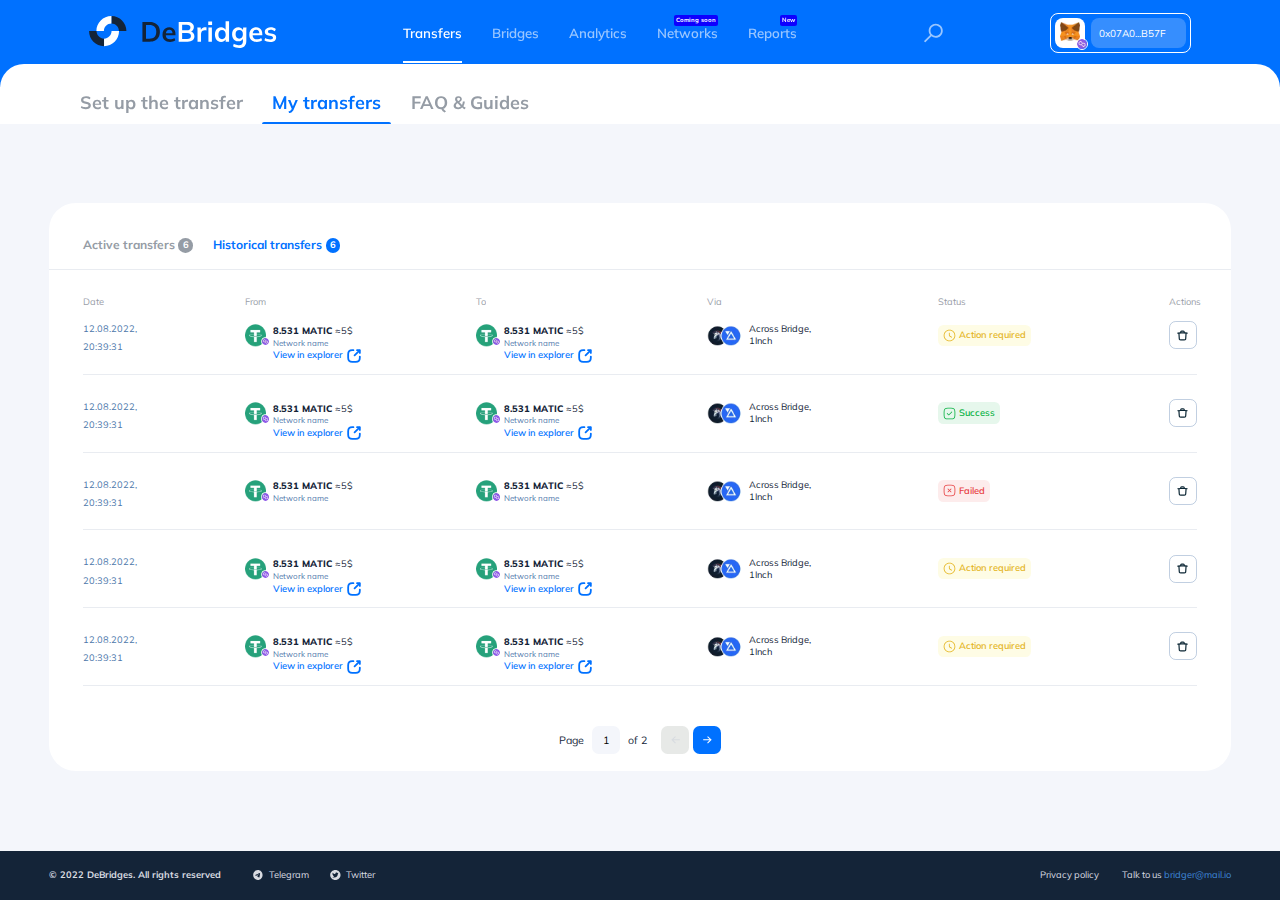
<file: my-transfers-historical.html>
<!DOCTYPE html>
<html lang="en">

  <head>
  <meta charset="UTF-8">
  <meta http-equiv="X-UA-Compatible" content="IE=edge">
  <meta name="viewport" content="width=device-width, initial-scale=1.0">
  <link rel="icon" href="img/favicon.ico" type="image/x-icon">
  <link rel="stylesheet" href="./css/style.min.css?_v=20221104205442">
  <title>Bridge — Transfers</title>
</head>

<body>
  
  <div class="mobile-menu">    
	<a class="mobile-menu__logo" href="">
		<img src="img/debridges-logo_white.svg" alt="">
	</a>
	<input class="mobile-menu__search" type="text" placeholder="Search">
	<button class="mobile-menu__cta btn btn_middle btn_outlined">Connect to a wallet</button>
	<nav class="mobile-menu__menu main-menu">
		<ul>
			<li class="main-menu__item">
				<a class="main-menu__item-link" href="">Finding a bridge</a>
			</li>
			<li class="main-menu__item">
				<a class="main-menu__item-link" href="">Analytics</a>
			</li>
			<li class="main-menu__item">
				<a class="main-menu__item-link" href="">Networks</a>
			</li>
			<li class="main-menu__item main-menu__item_marked">
				<a class="main-menu__item-link" href="">Cashback</a>
			</li>
			<li class="main-menu__item main-menu__item_disabled main-menu__item_soon">
				<a class="main-menu__item-link">Reports</a>
			</li>       
			<li class="main-menu__item">
				<a class="main-menu__item-link" href="">More</a>
			</li>
		</ul>
	</nav>  
	<button class="mobile-menu__close-btn"></button>  
</div>
  <div class="filters-mobile-panel">
	<div class="filters-mobile-panel__header">
		<button class="filters-mobile-panel__back-btn back-btn">Back</button>
		<h1 class="filters-mobile-panel__title page-title">Filters</h1>
		<button class="filters-mobile-panel__reset-btn">Reset</button>
	</div>
	<div class="filters-mobile-panel__content">
		<div class="select select_outlined active">
			<div class="select__button">
				Select a network
			</div>
			<div class="select__dropdown">
				<a class="select__item select__item_active" href="">
					<span class="select__item-logo">
						<img src="img/currencies-logos/eth.svg" alt="">
					</span>
					<span class="select__item-name">Etherium</span>
				</a>
				<a class="select__item" href="">
					<span class="select__item-logo">
						<img src="img/currencies-logos/bnb.svg" alt="">
					</span>
					<span class="select__item-name">Binance Smart Chain</span>
				</a>
				<a class="select__item" href="">
					<span class="select__item-logo">
						<img src="img/currencies-logos/polygon.svg" alt="">
					</span>
					<span class="select__item-name">Polygon</span>
				</a>
			</div>
		</div>
		<div class="filters-mobile-panel__input-block">
			<span class="input-label">Type of the bridge</span>
			<div class="filter-switch filter-switch_blue">
				<label class="filter-switch__item">
					<input class="filter-switch__input" type="radio" name="filterMobile" checked>
					<span class="filter-switch__button">All</span>
				</label>
				<label class="filter-switch__item">
					<input class="filter-switch__input" type="radio" name="filterMobile">
					<span class="filter-switch__button">DEX Bridges</span>
				</label>
				<label class="filter-switch__item">
					<input class="filter-switch__input" type="radio" name="filterMobile">
					<span class="filter-switch__button">Wrapped</span>
				</label>
				<label class="filter-switch__item">
					<input class="filter-switch__input" type="radio" name="filterMobile">
					<span class="filter-switch__button">NFT</span>
				</label>
			</div>
		</div>
		<div class="filters-mobile-panel__input-block">
			<span class="input-label">Bridges</span>
			<div class="select select_outlined">
				<div class="select__button">
					All
				</div>
				<div class="select__dropdown">
					<a class="select__item select__item_active" href="">
						<span class="select__item-logo">
							<img src="img/currencies-logos/eth.svg" alt="">
						</span>
						<span class="select__item-name">Etherium</span>
					</a>
					<a class="select__item" href="">
						<span class="select__item-logo">
							<img src="img/currencies-logos/bnb.svg" alt="">
						</span>
						<span class="select__item-name">Binance Smart Chain</span>
					</a>
					<a class="select__item" href="">
						<span class="select__item-logo">
							<img src="img/currencies-logos/polygon.svg" alt="">
						</span>
						<span class="select__item-name">Polygon</span>
					</a>
				</div>
			</div>
		</div>
		<div class="filters-mobile-panel__input-block">
			<span class="input-label">Time</span>
			<div class="select select_outlined">
				<div class="select__button select-date">
					Last 7 days
				</div>          
			</div>
		</div>
	</div>    
</div>
  <div class="date-picker-popup popup-bottom">
	<div class="popup-bottom__cnt">
		<div class="date-picker-popup__header">
			<button class="date-picker-popup__back-btn popup-bottom__back-btn back-btn back-btn_short"></button>
			<h1 class="date-picker-popup__title page-title">Select a range</h1>
			<button class="date-picker-popup__reset-btn">Reset</button>
		</div>
		<div class="date-picker-popup__content">
			<p class="date-picker-popup__subtitle">Choose a range within 3 months</p>
			<div class="date-picker-popup__inputs">
				<div class="date-picker-popup__input-cnt">
					<span class="input-label">Start date</span>
					<input class="date-input" type="date" value="2022-06-01">
				</div>
				<span class="date-picker-popup__middle-text">to the</span>
				<div class="date-picker-popup__input-cnt">
					<span class="input-label">End date</span>
					<input class="date-input" type="date" value="2022-06-01">
				</div>
			</div>
			<button class="btn btn_blue">Continue</button>
		</div>
	</div> 
	<div class="popup-bottom__bg"></div>   
</div>  
  <div class="choose-token-popup popup" id="chooseTokenPopup">
	<div class="popup__container">
		<a class="popup__close" href="#"></a>
		<h1 class="popup__title">Select a Token</h1>
		<span class="popup__input-label">Select a network</span>
		<div class="choose-token-popup__select select select_outlined">
			<div class="choose-token-popup__button select__button">
				All networks
			</div>
			<div class="select__dropdown">
				<a class="select__item select__item_active" href="">
					<span class="select__item-logo">
						<img src="img/currencies-logos/eth.svg" alt="">
					</span>
					<span class="select__item-name">Etherium</span>
				</a>
				<a class="select__item" href="">
					<span class="select__item-logo">
						<img src="img/currencies-logos/bnb.svg" alt="">
					</span>
					<span class="select__item-name">BSC</span>
				</a>
				<a class="select__item" href="">
					<span class="select__item-logo">
						<img src="img/currencies-logos/polygon.svg" alt="">
					</span>
					<span class="select__item-name">Polygon</span>
				</a>
				<a class="select__item" href="">
					<span class="select__item-logo">
						<img src="img/currencies-logos/avalanche.svg" alt="">
					</span>
					<span class="select__item-name">Avalanche</span>
				</a>
				<a class="select__item" href="">
					<span class="select__item-logo">
						<img src="img/currencies-logos/fantom.svg" alt="">
					</span>
					<span class="select__item-name">Fantom</span>
				</a>
				<a class="select__item" href="">
					<span class="select__item-logo">
						<picture><source srcset="img/currencies-logos/harmony.webp" type="image/webp"><img src="img/currencies-logos/harmony.png" alt=""></picture>
					</span>
					<span class="select__item-name">Harmony</span>
				</a>
				<a class="select__item" href="">
					<span class="select__item-logo">
						<picture><source srcset="img/currencies-logos/arbitrum.webp" type="image/webp"><img src="img/currencies-logos/arbitrum.png" alt=""></picture>
					</span>
					<span class="select__item-name">Arbitrum</span>
				</a>
				<a class="select__item" href="">
					<span class="select__item-logo">
						<picture><source srcset="img/currencies-logos/optimism.webp" type="image/webp"><img src="img/currencies-logos/optimism.png" alt=""></picture>
					</span>
					<span class="select__item-name">Optimism</span>
				</a>
				<a class="select__item" href="">
					<span class="select__item-logo">
						<picture><source srcset="img/currencies-logos/fuse.webp" type="image/webp"><img src="img/currencies-logos/fuse.png" alt=""></picture>
					</span>
					<span class="select__item-name">Fuse</span>
				</a>
				<a class="select__item" href="">
					<span class="select__item-logo">
						<picture><source srcset="img/currencies-logos/moon-river.webp" type="image/webp"><img src="img/currencies-logos/moon-river.png" alt=""></picture>
					</span>
					<span class="select__item-name">MoonRiver</span>
				</a>
				<a class="select__item" href="">
					<span class="select__item-logo">
						<picture><source srcset="img/currencies-logos/cronos.webp" type="image/webp"><img src="img/currencies-logos/cronos.png" alt=""></picture>
					</span>
					<span class="select__item-name">Cronos</span>
				</a>
				<a class="select__item" href="">
					<span class="select__item-logo">
						<picture><source srcset="img/currencies-logos/gnosis.webp" type="image/webp"><img src="img/currencies-logos/gnosis.png" alt=""></picture>
					</span>
					<span class="select__item-name">Gnosis</span>
				</a>
				<a class="select__item" href="">
					<span class="select__item-logo">
						<picture><source srcset="img/currencies-logos/moon-beam.webp" type="image/webp"><img src="img/currencies-logos/moon-beam.png" alt=""></picture>
					</span>
					<span class="select__item-name">MoonBeam</span>
				</a>
				<a class="select__item" href="">
					<span class="select__item-logo">
						<picture><source srcset="img/currencies-logos/boba.webp" type="image/webp"><img src="img/currencies-logos/boba.png" alt=""></picture>
					</span>
					<span class="select__item-name">Boba</span>
				</a>
			</div>
		</div>
		<span class="popup__input-label">Choose a token</span>
		<input class="choose-token-popup__search search-input search-input_outlined" type="text" placeholder="Search for token">           
		<div class="choose-token-popup__tokens-list">
			
			<!-- Empty list -->
			
			<!-- <div class="choose-token-popup__tokens-list-empty">
				<img src="img/empty-list-icon.svg" alt="">
				<span>Token not found</span>
				<span>Try again with a different wording, or change the network</span>
			</div>   -->
			
			<!--  -->        

			<div class="choose-token-popup__owned-tokens">
				<h3 class="choose-token-popup__list-title">Owned tokens</h3>
				
				<!-- <div class="tokens-list-item">
					<div class="tokens-list-item__left">
						<div class="tokens-list-item__logo">
							<picture><source srcset="img/tokens-list-logos/omg.webp" type="image/webp"><img src="img/tokens-list-logos/omg.png" alt=""></picture>
						</div>
						<p class="tokens-list-item__title">
							<span class="tokens-list-item__name">OMG</span>
							<span class="tokens-list-item__network">
								<picture><source srcset="img/tokens-list-logos/network.webp" type="image/webp"><img src="img/tokens-list-logos/network.png" alt=""></picture>
								Ethereum Network
							</span>
						</p>
					</div>
					<div class="tokens-list-item__right">
						<span class="tokens-list-item__value">4.8729</span>
					</div>
				</div> -->

				<button class="btn btn_middle">Connect to a wallet</button>
			</div>

			<div class="choose-token-popup__all-tokens">
				<h3 class="choose-token-popup__list-title">All tokens</h3>
				<div class="tokens-list-item">
					<div class="tokens-list-item__left">
						<div class="tokens-list-item__logo">
							<picture><source srcset="img/tokens-list-logos/omg.webp" type="image/webp"><img src="img/tokens-list-logos/omg.png" alt=""></picture>
						</div>
						<p class="tokens-list-item__title">
							<span class="tokens-list-item__name">OMG</span>
							<span class="tokens-list-item__network">
								<picture><source srcset="img/tokens-list-logos/network.webp" type="image/webp"><img src="img/tokens-list-logos/network.png" alt=""></picture>
								Ethereum Network
							</span>
						</p>
					</div>
					<div class="tokens-list-item__right">
						<span class="tokens-list-item__value">4.8729</span>
					</div>
				</div>
				<div class="tokens-list-item">
					<div class="tokens-list-item__left">
						<div class="tokens-list-item__logo">
							<picture><source srcset="img/tokens-list-logos/omg.webp" type="image/webp"><img src="img/tokens-list-logos/omg.png" alt=""></picture>
						</div>
						<p class="tokens-list-item__title">
							<span class="tokens-list-item__name">OMG</span>
							<span class="tokens-list-item__network">
								<picture><source srcset="img/tokens-list-logos/network.webp" type="image/webp"><img src="img/tokens-list-logos/network.png" alt=""></picture>
								Ethereum Network
							</span>
						</p>
					</div>
					<div class="tokens-list-item__right">
						<span class="tokens-list-item__value">4.8729</span>
					</div>
				</div>
				<div class="tokens-list-item">
					<div class="tokens-list-item__left">
						<div class="tokens-list-item__logo">
							<picture><source srcset="img/tokens-list-logos/omg.webp" type="image/webp"><img src="img/tokens-list-logos/omg.png" alt=""></picture>
						</div>
						<p class="tokens-list-item__title">
							<span class="tokens-list-item__name">OMG</span>
							<span class="tokens-list-item__network">
								<picture><source srcset="img/tokens-list-logos/network.webp" type="image/webp"><img src="img/tokens-list-logos/network.png" alt=""></picture>
								Ethereum Network
							</span>
						</p>
					</div>
					<div class="tokens-list-item__right">
						<span class="tokens-list-item__value">4.8729</span>
					</div>
				</div>
				<div class="tokens-list-item">
					<div class="tokens-list-item__left">
						<div class="tokens-list-item__logo">
							<picture><source srcset="img/tokens-list-logos/omg.webp" type="image/webp"><img src="img/tokens-list-logos/omg.png" alt=""></picture>
						</div>
						<p class="tokens-list-item__title">
							<span class="tokens-list-item__name">OMG</span>
							<span class="tokens-list-item__network">
								<picture><source srcset="img/tokens-list-logos/network.webp" type="image/webp"><img src="img/tokens-list-logos/network.png" alt=""></picture>
								Ethereum Network
							</span>
						</p>
					</div>
					<div class="tokens-list-item__right">
						<span class="tokens-list-item__value">4.8729</span>
					</div>
				</div>
				<div class="tokens-list-item">
					<div class="tokens-list-item__left">
						<div class="tokens-list-item__logo">
							<picture><source srcset="img/tokens-list-logos/omg.webp" type="image/webp"><img src="img/tokens-list-logos/omg.png" alt=""></picture>
						</div>
						<p class="tokens-list-item__title">
							<span class="tokens-list-item__name">OMG</span>
							<span class="tokens-list-item__network">
								<picture><source srcset="img/tokens-list-logos/network.webp" type="image/webp"><img src="img/tokens-list-logos/network.png" alt=""></picture>
								Ethereum Network
							</span>
						</p>
					</div>
					<div class="tokens-list-item__right">
						<span class="tokens-list-item__value">4.8729</span>
					</div>
				</div>
				<div class="tokens-list-item">
					<div class="tokens-list-item__left">
						<div class="tokens-list-item__logo">
							<picture><source srcset="img/tokens-list-logos/omg.webp" type="image/webp"><img src="img/tokens-list-logos/omg.png" alt=""></picture>
						</div>
						<p class="tokens-list-item__title">
							<span class="tokens-list-item__name">OMG</span>
							<span class="tokens-list-item__network">
								<picture><source srcset="img/tokens-list-logos/network.webp" type="image/webp"><img src="img/tokens-list-logos/network.png" alt=""></picture>
								Ethereum Network
							</span>
						</p>
					</div>
					<div class="tokens-list-item__right">
						<span class="tokens-list-item__value">4.8729</span>
					</div>
				</div>
				<div class="tokens-list-item">
					<div class="tokens-list-item__left">
						<div class="tokens-list-item__logo">
							<picture><source srcset="img/tokens-list-logos/omg.webp" type="image/webp"><img src="img/tokens-list-logos/omg.png" alt=""></picture>
						</div>
						<p class="tokens-list-item__title">
							<span class="tokens-list-item__name">OMG</span>
							<span class="tokens-list-item__network">
								<picture><source srcset="img/tokens-list-logos/network.webp" type="image/webp"><img src="img/tokens-list-logos/network.png" alt=""></picture>
								Ethereum Network
							</span>
						</p>
					</div>
					<div class="tokens-list-item__right">
						<span class="tokens-list-item__value">4.8729</span>
					</div>
				</div>
				<div class="tokens-list-item">
					<div class="tokens-list-item__left">
						<div class="tokens-list-item__logo">
							<picture><source srcset="img/tokens-list-logos/omg.webp" type="image/webp"><img src="img/tokens-list-logos/omg.png" alt=""></picture>
						</div>
						<p class="tokens-list-item__title">
							<span class="tokens-list-item__name">OMG</span>
							<span class="tokens-list-item__network">
								<picture><source srcset="img/tokens-list-logos/network.webp" type="image/webp"><img src="img/tokens-list-logos/network.png" alt=""></picture>
								Ethereum Network
							</span>
						</p>
					</div>
					<div class="tokens-list-item__right">
						<span class="tokens-list-item__value">4.8729</span>
					</div>
				</div>
				<div class="tokens-list-item">
					<div class="tokens-list-item__left">
						<div class="tokens-list-item__logo">
							<picture><source srcset="img/tokens-list-logos/omg.webp" type="image/webp"><img src="img/tokens-list-logos/omg.png" alt=""></picture>
						</div>
						<p class="tokens-list-item__title">
							<span class="tokens-list-item__name">OMG</span>
							<span class="tokens-list-item__network">
								<picture><source srcset="img/tokens-list-logos/network.webp" type="image/webp"><img src="img/tokens-list-logos/network.png" alt=""></picture>
								Ethereum Network
							</span>
						</p>
					</div>
					<div class="tokens-list-item__right">
						<span class="tokens-list-item__value">4.8729</span>
					</div>
				</div>
				<div class="tokens-list-item">
					<div class="tokens-list-item__left">
						<div class="tokens-list-item__logo">
							<picture><source srcset="img/tokens-list-logos/omg.webp" type="image/webp"><img src="img/tokens-list-logos/omg.png" alt=""></picture>
						</div>
						<p class="tokens-list-item__title">
							<span class="tokens-list-item__name">OMG</span>
							<span class="tokens-list-item__network">
								<picture><source srcset="img/tokens-list-logos/network.webp" type="image/webp"><img src="img/tokens-list-logos/network.png" alt=""></picture>
								Ethereum Network
							</span>
						</p>
					</div>
					<div class="tokens-list-item__right">
						<span class="tokens-list-item__value">4.8729</span>
					</div>
				</div>
			</div>
										 
		</div>
	</div>
</div>  
  <div class="choose-wallet-popup popup" id="chooseWalletPopup">
	<div class="popup__container">
		<a class="popup__close" href="#"></a>
		<h1 class="choose-wallet-popup__title popup__title">Connect to a Wallet</h1>
		<p class="choose-wallet-popup__description">
			By connecting a wallet, you agree to <a class="text-link" href="">Terms&nbsp;of&nbsp;Service</a> and acknowledge that you have read and understand the <a class="text-link" href="">disclaimer</a>.
		</p>     
		<button class="choose-wallet-popup__wallet-item">
			<span>Metamask</span>
			<picture><source srcset="img/metamask-logo.webp" type="image/webp"><img src="img/metamask-logo.png" alt=""></picture>
		</button>
		<button class="choose-wallet-popup__wallet-item">
			<span>BlockWallet</span>
			<picture><source srcset="img/block-wallet-logo.webp" type="image/webp"><img src="img/block-wallet-logo.png" alt=""></picture>
		</button>
		<button class="choose-wallet-popup__wallet-item">
			<span>imToken</span>
			<picture><source srcset="img/im-token-logo.webp" type="image/webp"><img src="img/im-token-logo.png" alt=""></picture>
		</button>
	</div>
</div>
  <div class="search-popup popup" id="searchPopup">
	<div class="popup__container">
		<a class="popup__close"></a>
		<div class="search-popup__input-block">
			<input class="search-popup__input" type="text" placeholder="Search for bridges">
			<button class="search-popup__button">Search</button>
		</div>
		
		<!-- No results -->
		
		<!-- <div class="search-popup__no-results">
			<h2>No results for 'wasd'</h2>
			<span>We couldn't find anything matching your search.<br>Try again with a different term.</span>
		</div> -->

		<!--  -->

		<div class="search-popup__results">
			<h2 class="search-popup__results-title">Bridges</h2>
			<ul class="search-popup__results-list">
				<li class="search-popup__results-item">
					<picture><source srcset="img/tokens-logos/token.webp" type="image/webp"><img src="img/tokens-logos/token.png" alt=""></picture>
					<span>Transitswap</span>
				</li>
				<li class="search-popup__results-item">
					<picture><source srcset="img/tokens-logos/token.webp" type="image/webp"><img src="img/tokens-logos/token.png" alt=""></picture>
					<span>Transitswap</span>
				</li>
				<li class="search-popup__results-item">
					<picture><source srcset="img/tokens-logos/token.webp" type="image/webp"><img src="img/tokens-logos/token.png" alt=""></picture>
					<span>Transitswap</span>
				</li>
				<li class="search-popup__results-item">
					<picture><source srcset="img/tokens-logos/token.webp" type="image/webp"><img src="img/tokens-logos/token.png" alt=""></picture>
					<span>Transitswap</span>
				</li>
				<li class="search-popup__results-item">
					<picture><source srcset="img/tokens-logos/token.webp" type="image/webp"><img src="img/tokens-logos/token.png" alt=""></picture>
					<span>Transitswap</span>
				</li>
			</ul>
		</div>
	</div>
</div>  
  <div class="wallet-actions-popup popup" id="walletActionsPopup">
	<div class="popup__container">
		<a class="popup__close" href="#"></a>
		<picture><source srcset="img/metamask-logo-large.webp" type="image/webp"><img class="wallet-actions-popup__logo" src="img/metamask-logo-large.png" alt=""></picture>
		<h1 class="wallet-actions-popup__title popup__title">Metamask</h1>
		<div class="wallet-actions-popup__copy-field">
			<span>0x07A0...B57F</span>
			<button class="copy-button"></button>
		</div>
		<div class="wallet-actions-popup__balance">
			<span>8.531 МАTIC</span>
			<img src="img/wallet-icon_blue.svg" alt="">
		</div>
		<!-- <span class="wallet-actions-popup__copied">
			Copied
			<img src="img/copied.svg" alt="">
		</span> -->
		<div class="wallet-actions-popup__actions">
			<div class="wallet-actions-popup__select select select_outlined">
				<div class="choose-token-popup__button select__button">
					All networks
				</div>
				<div class="select__dropdown">
					<a class="select__item select__item_active" href="">
						<span class="select__item-logo">
							<img src="img/currencies-logos/eth.svg" alt="">
						</span>
						<span class="select__item-name">Etherium</span>
					</a>
					<a class="select__item" href="">
						<span class="select__item-logo">
							<img src="img/currencies-logos/bnb.svg" alt="">
						</span>
						<span class="select__item-name">BSC</span>
					</a>
					<a class="select__item" href="">
						<span class="select__item-logo">
							<img src="img/currencies-logos/polygon.svg" alt="">
						</span>
						<span class="select__item-name">Polygon</span>
					</a>
					<a class="select__item" href="">
						<span class="select__item-logo">
							<img src="img/currencies-logos/avalanche.svg" alt="">
						</span>
						<span class="select__item-name">Avalanche</span>
					</a>
					<a class="select__item" href="">
						<span class="select__item-logo">
							<img src="img/currencies-logos/fantom.svg" alt="">
						</span>
						<span class="select__item-name">Fantom</span>
					</a>
					<a class="select__item" href="">
						<span class="select__item-logo">
							<picture><source srcset="img/currencies-logos/harmony.webp" type="image/webp"><img src="img/currencies-logos/harmony.png" alt=""></picture>
						</span>
						<span class="select__item-name">Harmony</span>
					</a>
					<a class="select__item" href="">
						<span class="select__item-logo">
							<picture><source srcset="img/currencies-logos/arbitrum.webp" type="image/webp"><img src="img/currencies-logos/arbitrum.png" alt=""></picture>
						</span>
						<span class="select__item-name">Arbitrum</span>
					</a>
					<a class="select__item" href="">
						<span class="select__item-logo">
							<picture><source srcset="img/currencies-logos/optimism.webp" type="image/webp"><img src="img/currencies-logos/optimism.png" alt=""></picture>
						</span>
						<span class="select__item-name">Optimism</span>
					</a>
					<a class="select__item" href="">
						<span class="select__item-logo">
							<picture><source srcset="img/currencies-logos/fuse.webp" type="image/webp"><img src="img/currencies-logos/fuse.png" alt=""></picture>
						</span>
						<span class="select__item-name">Fuse</span>
					</a>
					<a class="select__item" href="">
						<span class="select__item-logo">
							<picture><source srcset="img/currencies-logos/moon-river.webp" type="image/webp"><img src="img/currencies-logos/moon-river.png" alt=""></picture>
						</span>
						<span class="select__item-name">MoonRiver</span>
					</a>
					<a class="select__item" href="">
						<span class="select__item-logo">
							<picture><source srcset="img/currencies-logos/cronos.webp" type="image/webp"><img src="img/currencies-logos/cronos.png" alt=""></picture>
						</span>
						<span class="select__item-name">Cronos</span>
					</a>
					<a class="select__item" href="">
						<span class="select__item-logo">
							<picture><source srcset="img/currencies-logos/gnosis.webp" type="image/webp"><img src="img/currencies-logos/gnosis.png" alt=""></picture>
						</span>
						<span class="select__item-name">Gnosis</span>
					</a>
					<a class="select__item" href="">
						<span class="select__item-logo">
							<picture><source srcset="img/currencies-logos/moon-beam.webp" type="image/webp"><img src="img/currencies-logos/moon-beam.png" alt=""></picture>
						</span>
						<span class="select__item-name">MoonBeam</span>
					</a>
					<a class="select__item" href="">
						<span class="select__item-logo">
							<picture><source srcset="img/currencies-logos/boba.webp" type="image/webp"><img src="img/currencies-logos/boba.png" alt=""></picture>
						</span>
						<span class="select__item-name">Boba</span>
					</a>
				</div>
			</div>
			<button class="btn btn_middle btn_outlined-red">Disconnect</button>
		</div>
	</div>
</div>  
  <div class="routes-popup popup side-popup" id="routesPopup">
	<div class="popup__container">
		<a class="popup__close" href="#"></a>
		<div class="routes-popup__head">
			<h1 class="routes-popup__title popup__title">Routes</h1>
			<span class="routes-popup__counter">5</span>
			<!-- <div class="select select_outlined select_smallest">
				<div class="select__button">
					All routes
				</div>
				<div class="select__dropdown">
					<a class="select__item select__item_active" href="">
						<span class="select__item-logo">
							<img src="img/currencies-logos/eth.svg" alt="">
						</span>
						<span class="select__item-name">Etherium</span>
					</a>
					<a class="select__item" href="">
						<span class="select__item-logo">
							<img src="img/currencies-logos/bnb.svg" alt="">
						</span>
						<span class="select__item-name">Binance Smart Chain</span>
					</a>
					<a class="select__item" href="">
						<span class="select__item-logo">
							<img src="img/currencies-logos/polygon.svg" alt="">
						</span>
						<span class="select__item-name">Polygon</span>
					</a>
				</div>
			</div>         -->
		</div>  
		<div class="routes-popup__wrap">
			<div class="routes-popup__content">
				<div class="estimated-token estimated-token_popup">
					<div class="estimated-token__container">
						<span class="estimated-token__badge cheapest">Cheapest</span>
						<label class="estimated-token__checkbox round-checkbox">
							<input class="round-checkbox__input" type="checkbox">
							<span class="round-checkbox__button"></span>
						</label>
						<span class="estimated-token__via">via</span>
						<div class="estimated-token__route-logos route-logos">
							<picture><source srcset="img/route-item-logo.webp" type="image/webp"><img class="estimated-token__route-logo route-logo" src="img/route-item-logo.png" alt=""></picture>
							<picture><source srcset="img/route-item-logo2.webp" type="image/webp"><img class="estimated-token__route-logo route-logo" src="img/route-item-logo2.png" alt=""></picture>
							<picture><source srcset="img/route-item-logo.webp" type="image/webp"><img class="estimated-token__route-logo route-logo" src="img/route-item-logo.png" alt=""></picture>
						</div>
						<div class="estimated-token__parameters">
							<span class="estimated-token__parameter">
								<img src="img/est-icon-time.svg" alt="">
								01:53
							</span>
							<span class="estimated-token__parameter">
								<img src="img/est-icon-fuel.svg" alt="">
								$20.93
							</span>
							<span class="estimated-token__parameter">
								<img src="img/est-icon-change.svg" alt="">
								2
							</span>
						</div>
						<span class="estimated-token__title">
							<span class="estimated-token__title-block">
								5 USDT
								<span class="estimated-token__subtitle">$4.9</span>
							</span>                
						</span>
					</div>            
				</div>
				<div class="estimated-token estimated-token_popup active">
					<div class="estimated-token__container">
						<span class="estimated-token__badge fastest">Fastest</span>
						<label class="estimated-token__checkbox round-checkbox">
							<input class="round-checkbox__input" type="checkbox">
							<span class="round-checkbox__button"></span>
						</label>
						<span class="estimated-token__via">via</span>
						<div class="estimated-token__route-logos route-logos">
							<picture><source srcset="img/route-item-logo.webp" type="image/webp"><img class="estimated-token__route-logo route-logo" src="img/route-item-logo.png" alt=""></picture>
							<picture><source srcset="img/route-item-logo2.webp" type="image/webp"><img class="estimated-token__route-logo route-logo" src="img/route-item-logo2.png" alt=""></picture>                
						</div>
						<div class="estimated-token__parameters">
							<span class="estimated-token__parameter">
								<img src="img/est-icon-time.svg" alt="">
								01:53
							</span>
							<span class="estimated-token__parameter">
								<img src="img/est-icon-fuel.svg" alt="">
								$20.93
							</span>
							<span class="estimated-token__parameter">
								<img src="img/est-icon-change.svg" alt="">
								2
							</span>
						</div>
						<span class="estimated-token__title">
							<span class="estimated-token__title-block">
								5 USDT
								<span class="estimated-token__subtitle">$4.9</span>
							</span>
						</span>
					</div>
					<div class="estimated-token__content">
						<div class="estimated-token__point">
							<div class="estimated-token__point-head">
								<picture><source srcset="img/currencies-logos/example-logo.webp" type="image/webp"><img class="estimated-token__point-logo" src="img/currencies-logos/example-logo.png" alt=""></picture>
								<div class="estimated-token__point-description">
									<h3 class="estimated-token__point-title">1Inch</h3>
									<div class="estimated-token__point-parameters">
										<span class="estimated-token__point-parameter">
											<img src="img/time-icon_gray.svg" alt="">
											10 min
										</span>
										<span class="estimated-token__point-parameter">
											<img src="img/fuel-icon_gray.svg" alt="">
											0.00735 MATIC
										</span>
									</div>
								</div>
							</div>
							<div class="estimated-token__point-content">
								<div class="estimated-token__point-content-start">
									<div class="estimated-token__point-content-logo">
										<picture><source srcset="img/tokens-logos/token.webp" type="image/webp"><img class="estimated-token__point-content-token" src="img/tokens-logos/token.png" alt=""></picture>
										<picture><source srcset="img/tokens-logos/network.webp" type="image/webp"><img class="estimated-token__point-content-network" src="img/tokens-logos/network.png" alt=""></picture>
									</div>
									<div class="estimated-token__point-content-title">
										<h4 class="estimated-token__point-content-value">5 USDT</h4>
										<span class="estimated-token__point-content-token-name">Polygon</span>
									</div>
								</div>
								<span class="estimated-token__point-content-middle">
									<img src="img/swap-icon.svg" alt="">
									Swap to 0.004599 Ethereum
								</span>
								<div class="estimated-token__point-content-end">
									<div class="estimated-token__point-content-logo">
										<picture><source srcset="img/tokens-logos/token.webp" type="image/webp"><img class="estimated-token__point-content-token" src="img/tokens-logos/token.png" alt=""></picture>
										<picture><source srcset="img/tokens-logos/network.webp" type="image/webp"><img class="estimated-token__point-content-network" src="img/tokens-logos/network.png" alt=""></picture>
									</div>
									<div class="estimated-token__point-content-title">
										<h4 class="estimated-token__point-content-value">5 USDT</h4>
										<span class="estimated-token__point-content-token-name">Polygon</span>
									</div>
								</div>
							</div>
						</div>
						<div class="estimated-token__point">
							<div class="estimated-token__point-head">
								<picture><source srcset="img/currencies-logos/example-logo.webp" type="image/webp"><img class="estimated-token__point-logo" src="img/currencies-logos/example-logo.png" alt=""></picture>
								<div class="estimated-token__point-description">
									<h3 class="estimated-token__point-title">1Inch</h3>
									<div class="estimated-token__point-parameters">
										<span class="estimated-token__point-parameter">
											<img src="img/time-icon_gray.svg" alt="">
											10 min
										</span>                      
									</div>
								</div>
							</div>
							<div class="estimated-token__point-content">
								<div class="estimated-token__point-content-start">
									<div class="estimated-token__point-content-logo">
										<picture><source srcset="img/tokens-logos/token.webp" type="image/webp"><img class="estimated-token__point-content-token" src="img/tokens-logos/token.png" alt=""></picture>
										<picture><source srcset="img/tokens-logos/network.webp" type="image/webp"><img class="estimated-token__point-content-network" src="img/tokens-logos/network.png" alt=""></picture>
									</div>
									<div class="estimated-token__point-content-title">
										<h4 class="estimated-token__point-content-value">5 USDT</h4>
										<span class="estimated-token__point-content-token-name">Polygon</span>
									</div>
								</div>
								<span class="estimated-token__point-content-middle">
									<img src="img/transfer-icon.svg" alt="">
									Transfer to 0.004599 Wrapped Ethereum
								</span>
								<div class="estimated-token__point-content-end">
									<div class="estimated-token__point-content-logo">
										<picture><source srcset="img/tokens-logos/token.webp" type="image/webp"><img class="estimated-token__point-content-token" src="img/tokens-logos/token.png" alt=""></picture>
										<picture><source srcset="img/tokens-logos/network.webp" type="image/webp"><img class="estimated-token__point-content-network" src="img/tokens-logos/network.png" alt=""></picture>
									</div>
									<div class="estimated-token__point-content-title">
										<h4 class="estimated-token__point-content-value">5 USDT</h4>
										<span class="estimated-token__point-content-token-name">Polygon</span>
									</div>
								</div>
							</div>
						</div>
						<div class="estimated-token__point">
							<div class="estimated-token__point-head">
								<picture><source srcset="img/currencies-logos/example-logo.webp" type="image/webp"><img class="estimated-token__point-logo" src="img/currencies-logos/example-logo.png" alt=""></picture>
								<div class="estimated-token__point-description">
									<h3 class="estimated-token__point-title">1Inch</h3>
									<div class="estimated-token__point-parameters">
										<span class="estimated-token__point-parameter">
											<img src="img/time-icon_gray.svg" alt="">
											10 min
										</span>
									</div>
								</div>
							</div>
							<div class="estimated-token__point-content">
								<div class="estimated-token__point-content-start">
									<div class="estimated-token__point-content-logo">
										<picture><source srcset="img/tokens-logos/token.webp" type="image/webp"><img class="estimated-token__point-content-token" src="img/tokens-logos/token.png" alt=""></picture>
										<picture><source srcset="img/tokens-logos/network.webp" type="image/webp"><img class="estimated-token__point-content-network" src="img/tokens-logos/network.png" alt=""></picture>
									</div>
									<div class="estimated-token__point-content-title">
										<h4 class="estimated-token__point-content-value">5 USDT</h4>
										<span class="estimated-token__point-content-token-name">Polygon</span>
									</div>
								</div>
								<span class="estimated-token__point-content-middle">
									<img src="img/transfer-icon.svg" alt="">
									Transfer to 0.004599 Wrapped Ethereum
								</span>
								<div class="estimated-token__point-content-end">
									<div class="estimated-token__point-content-logo">
										<picture><source srcset="img/tokens-logos/token.webp" type="image/webp"><img class="estimated-token__point-content-token" src="img/tokens-logos/token.png" alt=""></picture>
										<picture><source srcset="img/tokens-logos/network.webp" type="image/webp"><img class="estimated-token__point-content-network" src="img/tokens-logos/network.png" alt=""></picture>
									</div>
									<div class="estimated-token__point-content-title">
										<h4 class="estimated-token__point-content-value">5 USDT</h4>
										<span class="estimated-token__point-content-token-name">Polygon</span>
									</div>
								</div>
							</div>
						</div>
						<div class="estimated-token__point">
							<div class="estimated-token__point-head">
								<picture><source srcset="img/currencies-logos/example-logo.webp" type="image/webp"><img class="estimated-token__point-logo" src="img/currencies-logos/example-logo.png" alt=""></picture>
								<div class="estimated-token__point-description">
									<h3 class="estimated-token__point-title">1Inch</h3>
									<div class="estimated-token__point-parameters">
										<span class="estimated-token__point-parameter">
											<img src="img/time-icon_gray.svg" alt="">
											10 min
										</span>
									</div>
								</div>
							</div>
							<div class="estimated-token__point-content">
								<div class="estimated-token__point-content-start">
									<div class="estimated-token__point-content-logo">
										<picture><source srcset="img/tokens-logos/token.webp" type="image/webp"><img class="estimated-token__point-content-token" src="img/tokens-logos/token.png" alt=""></picture>
										<picture><source srcset="img/tokens-logos/network.webp" type="image/webp"><img class="estimated-token__point-content-network" src="img/tokens-logos/network.png" alt=""></picture>
									</div>
									<div class="estimated-token__point-content-title">
										<h4 class="estimated-token__point-content-value">5 USDT</h4>
										<span class="estimated-token__point-content-token-name">Polygon</span>
									</div>
								</div>
								<span class="estimated-token__point-content-middle">
									<img src="img/transfer-icon.svg" alt="">
									Transfer to 0.004599 Wrapped Ethereum
								</span>
								<div class="estimated-token__point-content-end">
									<div class="estimated-token__point-content-logo">
										<picture><source srcset="img/tokens-logos/token.webp" type="image/webp"><img class="estimated-token__point-content-token" src="img/tokens-logos/token.png" alt=""></picture>
										<picture><source srcset="img/tokens-logos/network.webp" type="image/webp"><img class="estimated-token__point-content-network" src="img/tokens-logos/network.png" alt=""></picture>
									</div>
									<div class="estimated-token__point-content-title">
										<h4 class="estimated-token__point-content-value">5 USDT</h4>
										<span class="estimated-token__point-content-token-name">Polygon</span>
									</div>
								</div>
							</div>
						</div>
					</div>
				</div>
				<div class="estimated-token__under-dev">
					<img src="img/code-icon.svg" alt="">
					<span>Other routes under development</span>
				</div>
			</div>        
		</div>    
	</div>
</div>  
  <div class="is-submited-popup popup" id="isSubmitedPopup">
	<div class="popup__container">
		<a class="popup__close" href="#"></a>
		<img class="is-submited-popup__success-icon" src="img/success-icon.svg" alt="">
		<h2 class="popup__title">
			Transaction is submited
		</h2>
		<span class="is-submited-popup__subtitle">Transaction 1 of 2</span>
		<div class="is-submited-popup__transaction-path transaction-path">
			<div class="transaction-path__item transaction-path__item_left">
				<div class="transaction-path__item-container">
					<div class="transaction-path__item-logo">
						<picture><source srcset="img/tokens-logos/token.webp" type="image/webp"><img class="transaction-path__item-logo-main" src="img/tokens-logos/token.png" alt=""></picture>
						<picture><source srcset="img/tokens-logos/network.webp" type="image/webp"><img class="transaction-path__item-logo-network" src="img/tokens-logos/network.png" alt=""></picture>
					</div>
					<h3 class="transaction-path__item-title">8.53153 MATIC</h3>
					<span class="transaction-path__item-subtitle">Polygon</span>
				</div>          
			</div>
			<div class="transaction-path__item transaction-path__item_right">
				<div class="transaction-path__item-container">
					<div class="transaction-path__item-logo">
						<picture><source srcset="img/tokens-logos/token.webp" type="image/webp"><img class="transaction-path__item-logo-main" src="img/tokens-logos/token.png" alt=""></picture>
						<picture><source srcset="img/tokens-logos/network.webp" type="image/webp"><img class="transaction-path__item-logo-network" src="img/tokens-logos/network.png" alt=""></picture>
					</div>
					<h3 class="transaction-path__item-title">8.53153 MATIC</h3>
					<span class="transaction-path__item-subtitle">Polygon</span>
				</div>          
			</div>
		</div>
	</div>
</div>  
  
  <div class="container">
    
    <header class="header header_inner">
	<div class="header__content">
		<button class="header__menu-button"></button>
		<a href="">
			<img class="header__logo" src="img/debridges-logo_white.svg" alt="">
		</a>
		<nav class="header__menu main-menu">
			<ul>
				<li class="main-menu__item active">
					<a class="main-menu__item-link" href="">Transfers</a>
				</li>
				<li class="main-menu__item">
					<a class="main-menu__item-link" href="">Bridges</a>
				</li>
				<li class="main-menu__item">
					<a class="main-menu__item-link" href="">Analytics</a>
				</li>
				<li class="main-menu__item main-menu__item_soon">
					<a class="main-menu__item-link" href="">Networks</a>
				</li>
				<li class="main-menu__item main-menu__item_new">
					<a class="main-menu__item-link" href="">Reports</a>
				</li>
			</ul>
		</nav>
		<button class="search-button"></button>
		<!-- <input class="header__search" type="text" placeholder="Search"> -->
		<!-- <button class="header__cta btn btn_middle btn_outlined">Connect to a wallet</button> -->
		<a class="wallet-info-button">
			<div class="wallet-info-button__logo">
				<picture><source srcset="img/metamask-logo.webp" type="image/webp"><img class="wallet-info-button__main-logo" src="img/metamask-logo.png" alt=""></picture>
				<picture><source srcset="img/tokens-logos/network.webp" type="image/webp"><img class="wallet-info-button__network-logo" src="img/tokens-logos/network.png" alt=""></picture>
			</div>
			<div class="wallet-info-button__wallet-num">
				<div>
					<span class="wallet-info-button__num">0x07A0...B57F</span>
					<!-- <span class="wallet-info-button__network">Etherium Network</span> -->
				</div>
				<img src="img/wallet-icon.svg" alt="">
			</div>
		</a>
	</div>      	
</header> 

    <main class="main">
    
      <section class="page-header">                        
        <div class="wrapper">
          
          <div class="page-tabs">
	<a class="page-tabs__item " href="../transfers.html">Set up the transfer</a>
	<a class="page-tabs__item active" href="../my-transfers-active.html">My transfers</a>
	<a class="page-tabs__item " href="../transfers-faq.html">FAQ & Guides</a>
</div>

        </div>                     
      </section>

      <section class="page-container">
        <div class="wrapper">
          <div class="page-block">
            
            <div class="page-block__head">
              <div class="block-tabs">
                <a class="block-tabs__item" href="my-transfers-active.html">
                  Active transfers
                  <span class="block-tabs__item-counter">6</span>
                </a>
                <a class="block-tabs__item active" href="my-transfers-historical.html">
                  Historical transfers
                  <span class="block-tabs__item-counter">6</span>
                </a>
              </div>
            </div>
            
            <div class="page-block__content">
              <div class="transfers-table">
                
                <!-- Table row -->
                <div class="transfers-table__item">
                  <div class="transfers-table__cell transfers-table__cell_date">
                    <span class="transfers-table__cell-title">Date</span>
                    <span class="transfers-table__date">
                      12.08.2022,<br>20:39:31
                    </span>
                  </div>
                  <div class="transfers-table__cell">
                    <span class="transfers-table__cell-title">From</span>
                    <div class="transfers-table__token-block">
                      <div class="transfers-table__token-logos">
                        <picture><source srcset="img/tokens-logos/token.webp" type="image/webp"><img class="transfers-table__token-logo transfers-table__token-logo_token" src="img/tokens-logos/token.png" alt=""></picture>
                        <picture><source srcset="img/tokens-logos/network.webp" type="image/webp"><img class="transfers-table__token-logo transfers-table__token-logo_network" src="img/tokens-logos/network.png" alt=""></picture>
                      </div>
                      <div class="transfers-table__token-name">
                        <span class="transfers-table__token">8.531 МАTIC <span>≈5$</span></span>
                        <span class="transfers-table__network">Network name</span>
                        <a class="transfers-table__token-view-link external-link" href="">View in explorer</a>
                      </div>                      
                    </div>
                  </div>
                  <div class="transfers-table__cell">
                    <span class="transfers-table__cell-title">To</span>
                    <div class="transfers-table__token-block">
                      <div class="transfers-table__token-logos">
                        <picture><source srcset="img/tokens-logos/token.webp" type="image/webp"><img class="transfers-table__token-logo transfers-table__token-logo_token" src="img/tokens-logos/token.png" alt=""></picture>
                        <picture><source srcset="img/tokens-logos/network.webp" type="image/webp"><img class="transfers-table__token-logo transfers-table__token-logo_network" src="img/tokens-logos/network.png" alt=""></picture>
                      </div>
                      <div class="transfers-table__token-name">
                        <span class="transfers-table__token">8.531 МАTIC <span>≈5$</span></span>
                        <span class="transfers-table__network">Network name</span>
                        <a class="transfers-table__token-view-link external-link" href="">View in explorer</a>
                      </div>
                    </div>
                  </div>
                  <div class="transfers-table__cell">
                    <span class="transfers-table__cell-title">Via</span>
                    <div class="transfers-table__via-block">
                      <div class="transfers-table__via-logos route-logos">
                        <picture><source srcset="img/supported/bridge-1.webp" type="image/webp"><img class="route-logo" src="img/supported/bridge-1.png" alt=""></picture>
                        <picture><source srcset="img/supported/bridge-2.webp" type="image/webp"><img class="route-logo" src="img/supported/bridge-2.png" alt=""></picture>
                      </div>
                      <div class="transfers-table__via-name">
                        <span>Across Bridge,</span>
                        <span>1Inch</span>
                      </div>
                    </div>
                  </div>
                  <div class="transfers-table__cell">
                    <span class="transfers-table__cell-title">Status</span>
                    <span class="transfers-table__status action-required">                      
                      Action required
                    </span>
                  </div>
                  <div class="transfers-table__cell transfers-table__cell_actions">
                    <span class="transfers-table__cell-title">Actions</span>
                    <div class="transfers-table__actions">
                      
                      <button class="transfers-table__remove-btn">
                        <img src="img/remove-icon.svg" alt="">
                      </button>
                    </div>
                  </div>
                </div>

                <!-- Table row -->
                <div class="transfers-table__item">
                  <div class="transfers-table__cell transfers-table__cell_date">
                    <span class="transfers-table__cell-title">Date</span>
                    <span class="transfers-table__date">
                      12.08.2022,<br>20:39:31
                    </span>
                  </div>
                  <div class="transfers-table__cell">
                    <span class="transfers-table__cell-title">From</span>
                    <div class="transfers-table__token-block">
                      <div class="transfers-table__token-logos">
                        <img class="transfers-table__token-logo transfers-table__token-logo_token" src="img/tokens-logos/token.png"
                          alt="">
                        <img class="transfers-table__token-logo transfers-table__token-logo_network"
                          src="img/tokens-logos/network.png" alt="">
                      </div>
                      <div class="transfers-table__token-name">
                        <span class="transfers-table__token">8.531 МАTIC <span>≈5$</span></span>
                        <span class="transfers-table__network">Network name</span>
                        <a class="transfers-table__token-view-link external-link" href="">View in explorer</a>
                      </div>
                    </div>
                  </div>
                  <div class="transfers-table__cell">
                    <span class="transfers-table__cell-title">To</span>
                    <div class="transfers-table__token-block">
                      <div class="transfers-table__token-logos">
                        <img class="transfers-table__token-logo transfers-table__token-logo_token" src="img/tokens-logos/token.png"
                          alt="">
                        <img class="transfers-table__token-logo transfers-table__token-logo_network"
                          src="img/tokens-logos/network.png" alt="">
                      </div>
                      <div class="transfers-table__token-name">
                        <span class="transfers-table__token">8.531 МАTIC <span>≈5$</span></span>
                        <span class="transfers-table__network">Network name</span>
                        <a class="transfers-table__token-view-link external-link" href="">View in explorer</a>
                      </div>
                    </div>
                  </div>
                  <div class="transfers-table__cell">
                    <span class="transfers-table__cell-title">Via</span>
                    <div class="transfers-table__via-block">
                      <div class="transfers-table__via-logos route-logos">
                        <picture><source srcset="img/supported/bridge-1.webp" type="image/webp"><img class="route-logo" src="img/supported/bridge-1.png" alt=""></picture>
                        <picture><source srcset="img/supported/bridge-2.webp" type="image/webp"><img class="route-logo" src="img/supported/bridge-2.png" alt=""></picture>
                      </div>
                      <div class="transfers-table__via-name">
                        <span>Across Bridge,</span>
                        <span>1Inch</span>
                      </div>
                    </div>
                  </div>
                  <div class="transfers-table__cell">
                    <span class="transfers-table__cell-title">Status</span>
                    <span class="transfers-table__status success">
                      Success
                    </span>
                  </div>
                  <div class="transfers-table__cell transfers-table__cell_actions">
                    <span class="transfers-table__cell-title">Actions</span>
                    <div class="transfers-table__actions">
                      
                      <button class="transfers-table__remove-btn">
                        <img src="img/remove-icon.svg" alt="">
                      </button>
                    </div>
                  </div>
                </div>

                <!-- Table row -->
                <div class="transfers-table__item">
                  <div class="transfers-table__cell transfers-table__cell_date">
                    <span class="transfers-table__cell-title">Date</span>
                    <span class="transfers-table__date">
                      12.08.2022,<br>20:39:31
                    </span>
                  </div>
                  <div class="transfers-table__cell">
                    <span class="transfers-table__cell-title">From</span>
                    <div class="transfers-table__token-block">
                      <div class="transfers-table__token-logos">
                        <img class="transfers-table__token-logo transfers-table__token-logo_token" src="img/tokens-logos/token.png"
                          alt="">
                        <img class="transfers-table__token-logo transfers-table__token-logo_network"
                          src="img/tokens-logos/network.png" alt="">
                      </div>
                      <div class="transfers-table__token-name">
                        <span class="transfers-table__token">8.531 МАTIC <span>≈5$</span></span>
                        <span class="transfers-table__network">Network name</span>
                      </div>
                    </div>
                  </div>
                  <div class="transfers-table__cell">
                    <span class="transfers-table__cell-title">To</span>
                    <div class="transfers-table__token-block">
                      <div class="transfers-table__token-logos">
                        <img class="transfers-table__token-logo transfers-table__token-logo_token" src="img/tokens-logos/token.png"
                          alt="">
                        <img class="transfers-table__token-logo transfers-table__token-logo_network"
                          src="img/tokens-logos/network.png" alt="">
                      </div>
                      <div class="transfers-table__token-name">
                        <span class="transfers-table__token">8.531 МАTIC <span>≈5$</span></span>
                        <span class="transfers-table__network">Network name</span>
                      </div>
                    </div>
                  </div>
                  <div class="transfers-table__cell">
                    <span class="transfers-table__cell-title">Via</span>
                    <div class="transfers-table__via-block">
                      <div class="transfers-table__via-logos route-logos">
                        <picture><source srcset="img/supported/bridge-1.webp" type="image/webp"><img class="route-logo" src="img/supported/bridge-1.png" alt=""></picture>
                        <picture><source srcset="img/supported/bridge-2.webp" type="image/webp"><img class="route-logo" src="img/supported/bridge-2.png" alt=""></picture>
                      </div>
                      <div class="transfers-table__via-name">
                        <span>Across Bridge,</span>
                        <span>1Inch</span>
                      </div>
                    </div>
                  </div>
                  <div class="transfers-table__cell">
                    <span class="transfers-table__cell-title">Status</span>
                    <span class="transfers-table__status failed">
                      Failed
                    </span>
                  </div>
                  <div class="transfers-table__cell transfers-table__cell_actions">
                    <span class="transfers-table__cell-title">Actions</span>
                    <div class="transfers-table__actions">
                      
                      <button class="transfers-table__remove-btn">
                        <img src="img/remove-icon.svg" alt="">
                      </button>
                    </div>
                  </div>
                </div>

                <!-- Table row -->
                <div class="transfers-table__item">
                  <div class="transfers-table__cell transfers-table__cell_date">
                    <span class="transfers-table__cell-title">Date</span>
                    <span class="transfers-table__date">
                      12.08.2022,<br>20:39:31
                    </span>
                  </div>
                  <div class="transfers-table__cell">
                    <span class="transfers-table__cell-title">From</span>
                    <div class="transfers-table__token-block">
                      <div class="transfers-table__token-logos">
                        <img class="transfers-table__token-logo transfers-table__token-logo_token" src="img/tokens-logos/token.png"
                          alt="">
                        <img class="transfers-table__token-logo transfers-table__token-logo_network"
                          src="img/tokens-logos/network.png" alt="">
                      </div>
                      <div class="transfers-table__token-name">
                        <span class="transfers-table__token">8.531 МАTIC <span>≈5$</span></span>
                        <span class="transfers-table__network">Network name</span>
                        <a class="transfers-table__token-view-link external-link" href="">View in explorer</a>
                      </div>
                    </div>
                  </div>
                  <div class="transfers-table__cell">
                    <span class="transfers-table__cell-title">To</span>
                    <div class="transfers-table__token-block">
                      <div class="transfers-table__token-logos">
                        <img class="transfers-table__token-logo transfers-table__token-logo_token" src="img/tokens-logos/token.png"
                          alt="">
                        <img class="transfers-table__token-logo transfers-table__token-logo_network"
                          src="img/tokens-logos/network.png" alt="">
                      </div>
                      <div class="transfers-table__token-name">
                        <span class="transfers-table__token">8.531 МАTIC <span>≈5$</span></span>
                        <span class="transfers-table__network">Network name</span>
                        <a class="transfers-table__token-view-link external-link" href="">View in explorer</a>
                      </div>
                    </div>
                  </div>
                  <div class="transfers-table__cell">
                    <span class="transfers-table__cell-title">Via</span>
                    <div class="transfers-table__via-block">
                      <div class="transfers-table__via-logos route-logos">
                        <picture><source srcset="img/supported/bridge-1.webp" type="image/webp"><img class="route-logo" src="img/supported/bridge-1.png" alt=""></picture>
                        <picture><source srcset="img/supported/bridge-2.webp" type="image/webp"><img class="route-logo" src="img/supported/bridge-2.png" alt=""></picture>
                      </div>
                      <div class="transfers-table__via-name">
                        <span>Across Bridge,</span>
                        <span>1Inch</span>
                      </div>
                    </div>
                  </div>
                  <div class="transfers-table__cell">
                    <span class="transfers-table__cell-title">Status</span>
                    <span class="transfers-table__status action-required">
                      Action required
                    </span>
                  </div>
                  <div class="transfers-table__cell transfers-table__cell_actions">
                    <span class="transfers-table__cell-title">Actions</span>
                    <div class="transfers-table__actions">
                      
                      <button class="transfers-table__remove-btn">
                        <img src="img/remove-icon.svg" alt="">
                      </button>
                    </div>
                  </div>
                </div>

                <!-- Table row -->
                <div class="transfers-table__item">
                  <div class="transfers-table__cell transfers-table__cell_date">
                    <span class="transfers-table__cell-title">Date</span>
                    <span class="transfers-table__date">
                      12.08.2022,<br>20:39:31
                    </span>
                  </div>
                  <div class="transfers-table__cell">
                    <span class="transfers-table__cell-title">From</span>
                    <div class="transfers-table__token-block">
                      <div class="transfers-table__token-logos">
                        <img class="transfers-table__token-logo transfers-table__token-logo_token" src="img/tokens-logos/token.png"
                          alt="">
                        <img class="transfers-table__token-logo transfers-table__token-logo_network"
                          src="img/tokens-logos/network.png" alt="">
                      </div>
                      <div class="transfers-table__token-name">
                        <span class="transfers-table__token">8.531 МАTIC <span>≈5$</span></span>
                        <span class="transfers-table__network">Network name</span>
                        <a class="transfers-table__token-view-link external-link" href="">View in explorer</a>
                      </div>
                    </div>
                  </div>
                  <div class="transfers-table__cell">
                    <span class="transfers-table__cell-title">To</span>
                    <div class="transfers-table__token-block">
                      <div class="transfers-table__token-logos">
                        <img class="transfers-table__token-logo transfers-table__token-logo_token" src="img/tokens-logos/token.png"
                          alt="">
                        <img class="transfers-table__token-logo transfers-table__token-logo_network"
                          src="img/tokens-logos/network.png" alt="">
                      </div>
                      <div class="transfers-table__token-name">
                        <span class="transfers-table__token">8.531 МАTIC <span>≈5$</span></span>
                        <span class="transfers-table__network">Network name</span>
                        <a class="transfers-table__token-view-link external-link" href="">View in explorer</a>
                      </div>
                    </div>
                  </div>
                  <div class="transfers-table__cell">
                    <span class="transfers-table__cell-title">Via</span>
                    <div class="transfers-table__via-block">
                      <div class="transfers-table__via-logos route-logos">
                        <picture><source srcset="img/supported/bridge-1.webp" type="image/webp"><img class="route-logo" src="img/supported/bridge-1.png" alt=""></picture>
                        <picture><source srcset="img/supported/bridge-2.webp" type="image/webp"><img class="route-logo" src="img/supported/bridge-2.png" alt=""></picture>
                      </div>
                      <div class="transfers-table__via-name">
                        <span>Across Bridge,</span>
                        <span>1Inch</span>
                      </div>
                    </div>
                  </div>
                  <div class="transfers-table__cell">
                    <span class="transfers-table__cell-title">Status</span>
                    <span class="transfers-table__status action-required">
                      Action required
                    </span>
                  </div>
                  <div class="transfers-table__cell transfers-table__cell_actions">
                    <span class="transfers-table__cell-title">Actions</span>
                    <div class="transfers-table__actions">
                      
                      <button class="transfers-table__remove-btn">
                        <img src="img/remove-icon.svg" alt="">
                      </button>
                    </div>
                  </div>
                </div>
              </div>     
            </div>

            <div class="page-block__footer">
              <div class="pagination">
                <span>Page</span>
                <input class="pagination__input" type="text" value="1">
                <span>of 2</span>
                <div class="pagination__buttons">
                  <button class="pagination__button pagination__button_prev" disabled></button>
                  <button class="pagination__button pagination__button_next"></button>
                </div>
              </div>
            </div>
          </div>
        </div>        
      </section>    
    </main>
    
    <footer class="footer">
	<div class="wrapper">
		<div class="footer__container">
			<div class="footer__left">
				<span class="footer__copyrights">© 2022 DeBridges. All rights reserved</span>
				<span class="footer__socials">
					<a class="footer__socials-item" href="">
						<img src="img/telegram_footer-icon.svg" alt="">
						Telegram
					</a>
					<a class="footer__socials-item" href="">
						<img src="img/twitter_footer-icon.svg" alt="">
						Twitter
					</a>
				</span>
			</div>
			<div class="footer__right">
				<a class="footer__privacy-policy" href="">Privacy policy</a>
				<span class="footer__email">Talk to us <a href="">bridger@mail.io</a></span>
			</div>
		</div>
	</div>      
</footer>
  </div>  

  <script src="./js/app.min.js?_v=20221104205442"></script>
</body>

</html>
</file>
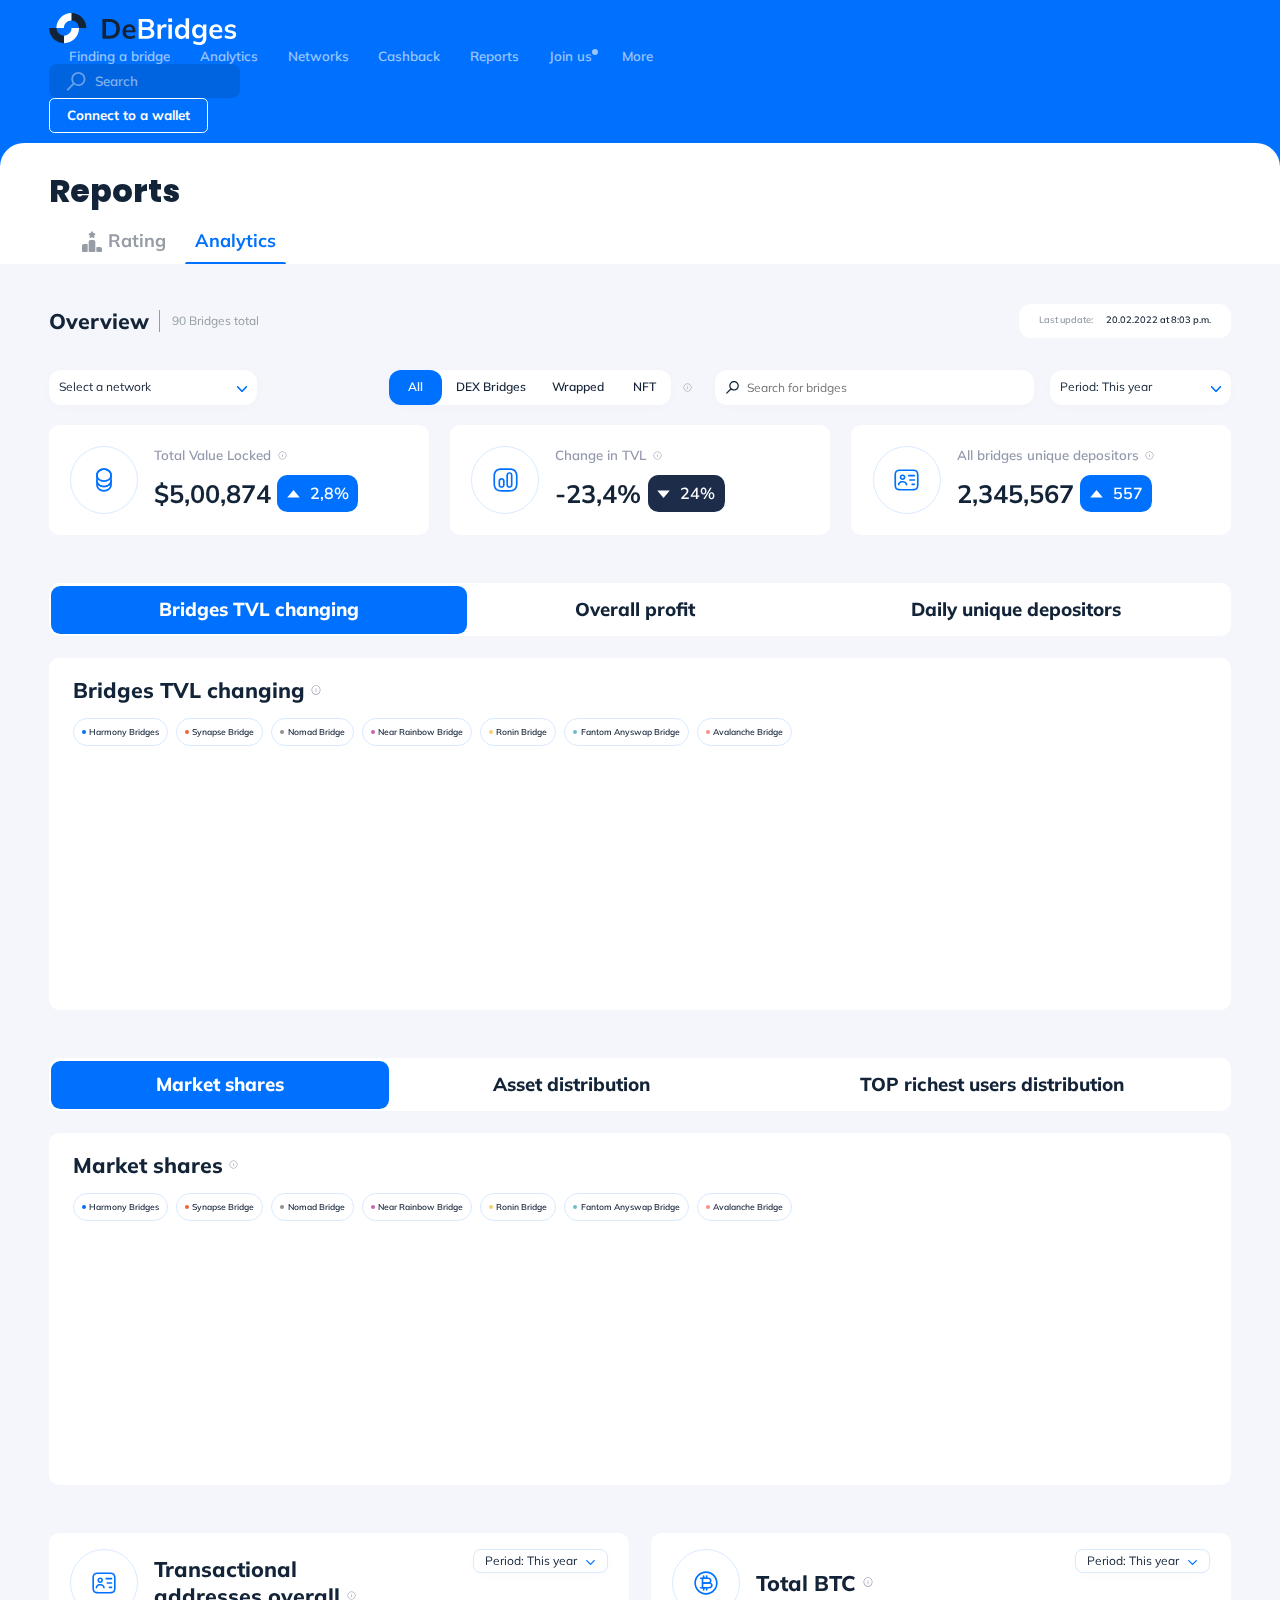
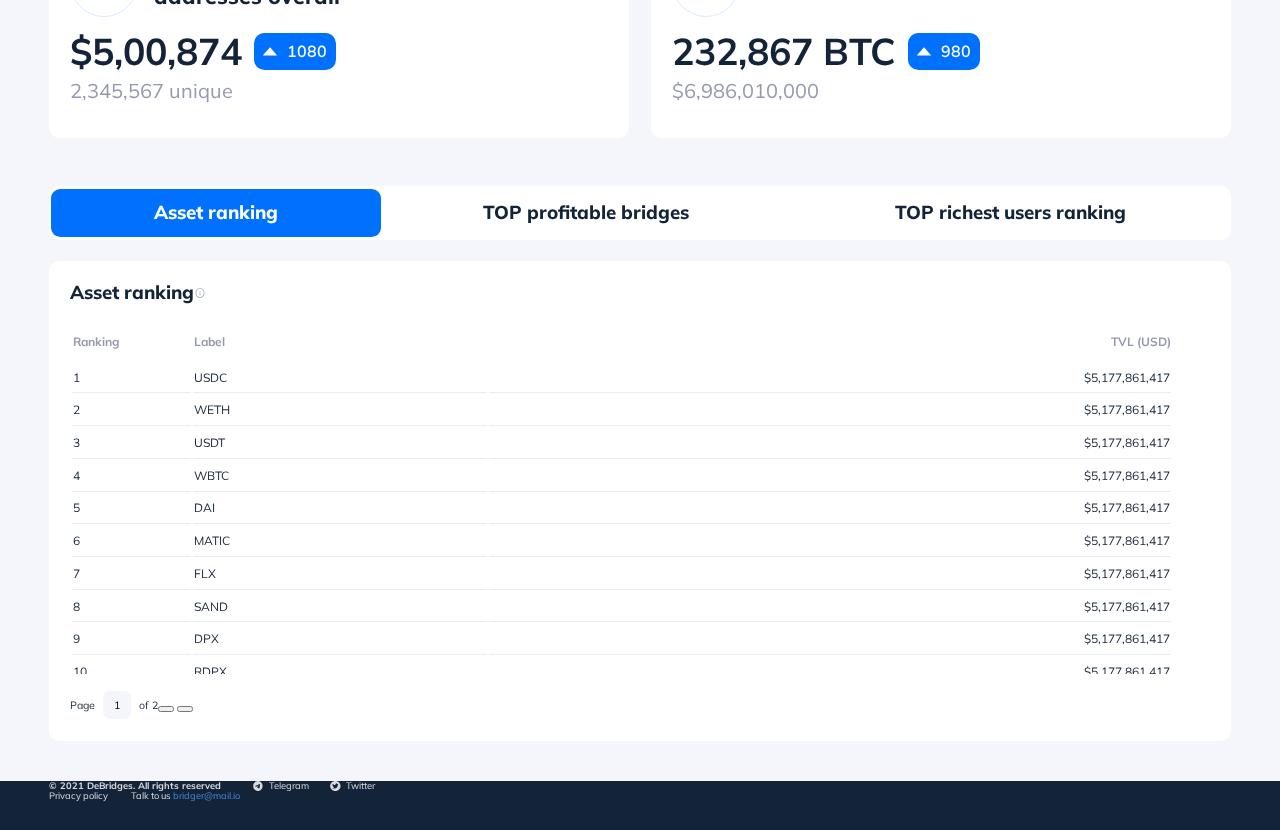
<file: rankings.html>
<!DOCTYPE html>
<html lang="en">

<head>
  <meta charset="UTF-8">
  <meta http-equiv="X-UA-Compatible" content="IE=edge">
  <meta name="viewport" content="width=device-width, initial-scale=1.0">
  <link rel="icon" href="/images/favicon.ico" type="image/x-icon">
  <link rel="stylesheet" href="./css/style.min.css?_v=20221104205442">
  <title>Bridge</title>
</head>

<body>
  
  <!-- Mobile menu -->
  <div class="mobile-menu">    
    <a class="mobile-menu__logo" href="">
      <img src="img/debridges-logo_white.svg" alt="">
    </a>
    <input class="mobile-menu__search" type="text" placeholder="Search">
    <button class="mobile-menu__cta btn btn_middle btn_outlined">Connect to a wallet</button>
    <nav class="mobile-menu__menu main-menu">
      <ul>
        <li class="main-menu__item">
          <a class="main-menu__item-link" href="">Finding a bridge</a>
        </li>
        <li class="main-menu__item">
          <a class="main-menu__item-link" href="">Analytics</a>
        </li>
        <li class="main-menu__item">
          <a class="main-menu__item-link" href="">Networks</a>
        </li>
        <li class="main-menu__item main-menu__item_marked">
          <a class="main-menu__item-link" href="">Cashback</a>
        </li>
        <li class="main-menu__item main-menu__item_disabled main-menu__item_soon">
          <a class="main-menu__item-link">Reports</a>
        </li>       
        <li class="main-menu__item">
          <a class="main-menu__item-link" href="">More</a>
        </li>
      </ul>
    </nav>  
    <button class="mobile-menu__close-btn"></button>  
  </div>
  <!--  -->

  <!-- Filters panel -->
  <div class="filters-mobile-panel">
    <div class="filters-mobile-panel__header">
      <button class="filters-mobile-panel__back-btn back-btn">Back</button>
      <h1 class="filters-mobile-panel__title page-title">Filters</h1>
      <button class="filters-mobile-panel__reset-btn">Reset</button>
    </div>
    <div class="filters-mobile-panel__content">
      <div class="select select_outlined">
        <div class="select__button">
          Select a network
        </div>
        <div class="select__dropdown">
          <a class="select__item select__item_active" href="">
            <span class="select__item-logo">
              <img src="img/currencies-logos/eth.svg" alt="">
            </span>
            <span class="select__item-name">Etherium</span>
          </a>
          <a class="select__item" href="">
            <span class="select__item-logo">
              <img src="img/currencies-logos/bnb.svg" alt="">
            </span>
            <span class="select__item-name">Binance Smart Chain</span>
          </a>
          <a class="select__item" href="">
            <span class="select__item-logo">
              <img src="img/currencies-logos/polygon.svg" alt="">
            </span>
            <span class="select__item-name">Polygon</span>
          </a>
        </div>
      </div>
      <div class="filters-mobile-panel__input-block">
        <span class="input-label">Type of the bridge</span>
        <div class="filter-switch filter-switch_blue">
          <label class="filter-switch__item">
            <input class="filter-switch__input" type="radio" name="filterMobile" checked>
            <span class="filter-switch__button">All</span>
          </label>
          <label class="filter-switch__item">
            <input class="filter-switch__input" type="radio" name="filterMobile">
            <span class="filter-switch__button">DEX Bridges</span>
          </label>
          <label class="filter-switch__item">
            <input class="filter-switch__input" type="radio" name="filterMobile">
            <span class="filter-switch__button">Wrapped</span>
          </label>
          <label class="filter-switch__item">
            <input class="filter-switch__input" type="radio" name="filterMobile">
            <span class="filter-switch__button">NFT</span>
          </label>
        </div>
      </div>
      <div class="filters-mobile-panel__input-block">
        <span class="input-label">Bridges</span>
        <div class="select select_outlined">
          <div class="select__button">
            All
          </div>
          <div class="select__dropdown">
            <a class="select__item select__item_active" href="">
              <span class="select__item-logo">
                <img src="img/currencies-logos/eth.svg" alt="">
              </span>
              <span class="select__item-name">Etherium</span>
            </a>
            <a class="select__item" href="">
              <span class="select__item-logo">
                <img src="img/currencies-logos/bnb.svg" alt="">
              </span>
              <span class="select__item-name">Binance Smart Chain</span>
            </a>
            <a class="select__item" href="">
              <span class="select__item-logo">
                <img src="img/currencies-logos/polygon.svg" alt="">
              </span>
              <span class="select__item-name">Polygon</span>
            </a>
          </div>
        </div>
      </div>
      <div class="filters-mobile-panel__input-block">
        <span class="input-label">Time</span>
        <div class="select select_outlined">
          <div class="select__button select-date">
            Last 7 days
          </div>          
        </div>
      </div>
    </div>    
  </div>
  <!--  -->

  <!-- Date picker popup -->
  <div class="date-picker-popup popup-bottom">
    <div class="popup-bottom__cnt">
      <div class="date-picker-popup__header">
        <button class="date-picker-popup__back-btn popup-bottom__back-btn back-btn back-btn_short"></button>
        <h1 class="date-picker-popup__title page-title">Select a range</h1>
        <button class="date-picker-popup__reset-btn">Reset</button>
      </div>
      <div class="date-picker-popup__content">
        <p class="date-picker-popup__subtitle">Choose a range within 3 months</p>
        <div class="date-picker-popup__inputs">
          <div class="date-picker-popup__input-cnt">
            <span class="input-label">Start date</span>
            <input class="date-input" type="date" value="2022-06-01">
          </div>
          <span class="date-picker-popup__middle-text">to the</span>
          <div class="date-picker-popup__input-cnt">
            <span class="input-label">End date</span>
            <input class="date-input" type="date" value="2022-06-01">
          </div>
        </div>
        <button class="btn btn_blue">Continue</button>
      </div>
    </div> 
    <div class="popup-bottom__bg"></div>   
  </div>
  <!--  -->
  
  <div class="container">
    <header class="header header_inner">
      <a href="">
        <img class="header__logo" src="img/debridges-logo_white.svg" alt="">
      </a>
      <nav class="header__menu main-menu">
        <ul>
          <li class="main-menu__item">
            <a class="main-menu__item-link" href="">Finding a bridge</a>
          </li>
          <li class="main-menu__item">
            <a class="main-menu__item-link" href="">Analytics</a>
          </li>
          <li class="main-menu__item">
            <a class="main-menu__item-link" href="">Networks</a>
          </li>
          <li class="main-menu__item">
            <a class="main-menu__item-link" href="">Cashback</a>
          </li>
          <li class="main-menu__item">
            <a class="main-menu__item-link">Reports</a>
          </li>
          <li class="main-menu__item main-menu__item_select">
            <a class="main-menu__item-link" href="">Join us</a>
            <ul class="main-menu__dropdown">
              <li class="main-menu__dropdown-item">
                <a href="">
                  <img src="img/telegram-icon.svg" alt="">
                  Telegram
                </a>
              </li>
              <li class="main-menu__dropdown-item">
                <a href="">
                  <img src="img/twitter-icon.svg" alt="">
                  Twitter
                </a>
              </li>
            </ul>
          </li>
          <li class="main-menu__item">
            <a class="main-menu__item-link" href="">More</a>
          </li>
        </ul>
      </nav>
      <input class="header__search" type="text" placeholder="Search">
      <button class="header__cta btn btn_middle btn_outlined">Connect to a wallet</button>
      <button class="header__menu-button"></button>
    </header>    

    <main class="main">
    
      <section class="page-header">                
        <h1 class="page-title">Reports</h1>
        <div class="page-tabs">
          <a class="page-tabs__item">
            <svg width="24" height="24" viewBox="0 0 24 24" fill="#959CA5" xmlns="http://www.w3.org/2000/svg">
              <path
                d="M6.66982 14.0016H3.99982C2.89982 14.0016 1.99982 14.9016 1.99982 16.0016V21.0016C1.99982 21.5516 2.44982 22.0016 2.99982 22.0016H6.66982C7.21982 22.0016 7.66982 21.5516 7.66982 21.0016V15.0016C7.66982 14.4516 7.21982 14.0016 6.66982 14.0016Z"/>
              <path
                d="M13.3302 9.99841H10.6602C9.56016 9.99841 8.66016 10.8984 8.66016 11.9984V20.9984C8.66016 21.5484 9.11016 21.9984 9.66016 21.9984H14.3302C14.8802 21.9984 15.3302 21.5484 15.3302 20.9984V11.9984C15.3302 10.8984 14.4402 9.99841 13.3302 9.99841Z"/>
              <path
                d="M20.0001 17.0016H17.3301C16.7801 17.0016 16.3301 17.4516 16.3301 18.0016V21.0016C16.3301 21.5516 16.7801 22.0016 17.3301 22.0016H21.0001C21.5501 22.0016 22.0001 21.5516 22.0001 21.0016V19.0016C22.0001 17.9016 21.1001 17.0016 20.0001 17.0016Z"/>
              <path
                d="M15.0101 4.84888C15.3201 4.53888 15.4401 4.16888 15.3401 3.84888C15.2401 3.52888 14.9301 3.29888 14.4901 3.22888L13.5301 3.06888C13.4901 3.06888 13.4001 2.99888 13.3801 2.95888L12.8501 1.89888C12.4501 1.08888 11.5401 1.08888 11.1401 1.89888L10.6101 2.95888C10.6001 2.99888 10.5101 3.06888 10.4701 3.06888L9.51006 3.22888C9.07006 3.29888 8.77006 3.52888 8.66006 3.84888C8.56006 4.16888 8.68006 4.53888 8.99006 4.84888L9.73006 5.59888C9.77006 5.62888 9.80006 5.74888 9.79006 5.78888L9.58006 6.70888C9.42006 7.39888 9.68006 7.70888 9.85006 7.82888C10.0201 7.94888 10.3901 8.10888 11.0001 7.74888L11.9001 7.21888C11.9401 7.18888 12.0701 7.18888 12.1101 7.21888L13.0001 7.74888C13.2801 7.91888 13.5101 7.96888 13.6901 7.96888C13.9001 7.96888 14.0501 7.88888 14.1401 7.82888C14.3101 7.70888 14.5701 7.39888 14.4101 6.70888L14.2001 5.78888C14.1901 5.73888 14.2201 5.62888 14.2601 5.59888L15.0101 4.84888Z"/>
            </svg>
            Rating
          </a>
          <a class="page-tabs__item active">
            Analytics
          </a>
        </div>                
      </section>

      <section class="page-container page-container_vertical">
        <div class="overview">
          <div class="overview__header">
            <div class="overview__title-container">
              <h2 class="overview__title secondary-title">Overview</h2>
              <span class="overview__total">90 Bridges total</span>
              <button class="overview__filter-button filter-button"></button>
            </div> 
            <div class="overview__last-update">
              <span class="overview__last-update-title">Last update:</span>
              <span class="overview__last-update-date">20.02.2022 at 8:03 p.m.</span>
            </div>           
          </div>
          <div class="overview__filters-panel">
            <div class="overview__filters-panel-item overview__filters-panel-item_no-stretch select">
              <div class="select__button">
                Select a network
              </div>
              <div class="select__dropdown">
                <a class="select__item select__item_active" href="">
                  <span class="select__item-logo">
                    <img src="img/currencies-logos/eth.svg" alt="">
                  </span>
                  <span class="select__item-name">Etherium</span>
                </a>
                <a class="select__item" href="">
                  <span class="select__item-logo">
                    <img src="img/currencies-logos/bnb.svg" alt="">
                  </span>
                  <span class="select__item-name">Binance Smart Chain</span>
                </a>
                <a class="select__item" href="">
                  <span class="select__item-logo">
                    <img src="img/currencies-logos/polygon.svg" alt="">
                  </span>
                  <span class="select__item-name">Polygon</span>
                </a>
              </div>
            </div>
            <div class="overview__filters-panel-item overview__filters-panel-item_no-stretch filter-switch-block">
              <div class="filter-switch">
                <label class="filter-switch__item">
                  <input class="filter-switch__input" type="radio" name="filter" checked>
                  <span class="filter-switch__button">All</span>
                </label>
                <label class="filter-switch__item">
                  <input class="filter-switch__input" type="radio" name="filter">
                  <span class="filter-switch__button">DEX Bridges</span>
                </label>
                <label class="filter-switch__item">
                  <input class="filter-switch__input" type="radio" name="filter">
                  <span class="filter-switch__button">Wrapped</span>
                </label>
                <label class="filter-switch__item">
                  <input class="filter-switch__input" type="radio" name="filter">
                  <span class="filter-switch__button">NFT</span>
                </label>
              </div>
              <div class="tooltip">
                <button class="info-button"></button>
                <div class="tooltip-popup tooltip-popup_m">
                  <span>
                    <h3 class="tooltip-popup__title">Заголовок</h3>
                    Чисто текстовый тултип размера M и блабла бла блабла блабла бла и блабла бла блабла блабла бла блабла
                    блаблаблаб блабла
                    бла. блаблаблаб
                    Принять
                    Закрыть
                  </span>
                </div>
              </div>
            </div>  
            <input class="overview__filters-panel-item search-input" placeholder="Search for bridges" type="text">          
            <div class="overview__filters-panel-item overview__filters-panel-item_no-stretch select">
              <div class="select__button">
                Period: This year
              </div>
              <div class="overview__filters-panel-item select__dropdown"></div>
            </div>
          </div>
          <div class="overview__widgets-panel">
            <div class="widget-s widget">
              <div class="widget__icon">
                <img src="img/total-value-icon.svg" alt="">
              </div>
              <div class="widget-s__content">
                <h3 class="widget-s__title">
                  Total Value Locked
                  <div class="tooltip">
                    <button class="info-button"></button>
                    <div class="tooltip-popup tooltip-popup_m">
                      <span>
                        <h3 class="tooltip-popup__title">Заголовок</h3>
                        Чисто текстовый тултип размера M и блабла бла блабла блабла бла и блабла бла блабла блабла бла блабла
                        блаблаблаб блабла
                        бла. блаблаблаб
                        Принять
                        Закрыть
                      </span>
                    </div>
                  </div>
                </h3>
                <div class="widget__value-block">
                  <span class="widget-s__value widget__value">$5,00,874</span>
                  <span class="widget__increment widget__increment_up">2,8%</span>
                </div>
              </div>
            </div>
            <div class="widget-s widget">
              <div class="widget__icon">
                <img src="img/tvl-change-icon.svg" alt="">
              </div>
              <div class="widget-s__content">                
                <h3 class="widget-s__title">
                  Change in TVL
                  <div class="tooltip">
                    <button class="info-button"></button>
                    <div class="tooltip-popup tooltip-popup_m">
                      <span>
                        <h3 class="tooltip-popup__title">Заголовок</h3>
                        Чисто текстовый тултип размера M и блабла бла блабла блабла бла и блабла бла блабла блабла бла блабла
                        блаблаблаб блабла
                        бла. блаблаблаб
                        Принять
                        Закрыть
                      </span>
                    </div>
                  </div>
                </h3>                                  
                <div class="widget__value-block">
                  <span class="widget-s__value widget__value">-23,4%</span>
                  <span class="widget__increment widget__increment_down">24%</span>
                </div>
              </div>
            </div>
            <div class="widget-s widget">
              <div class="widget__icon">
                <img src="img/uniq-depositors-icon.svg" alt="">
              </div>
              <div class="widget-s__content">
                <h3 class="widget-s__title">
                  All bridges unique depositors
                  <div class="tooltip">
                    <button class="info-button"></button>
                    <div class="tooltip-popup tooltip-popup_m">
                      <span>
                        <h3 class="tooltip-popup__title">Заголовок</h3>
                        Чисто текстовый тултип размера M и блабла бла блабла блабла бла и блабла бла блабла блабла бла блабла
                        блаблаблаб блабла
                        бла. блаблаблаб
                        Принять
                        Закрыть
                      </span>
                    </div>
                  </div>
                </h3>
                <div class="widget__value-block">
                  <span class="widget-s__value widget__value">2,345,567</span>
                  <span class="widget__increment widget__increment_up">557</span>
                </div>
              </div>
            </div>
          </div>          
        </div>  
        
        <div class="area-chart-section chart-section">
          <div class="content-tabs">
            <label class="content-tab">
              <input class="content-tab__input" type="radio" name="areaChartTab" checked>
              <span class="content-tab__button">Bridges TVL changing</span>
            </label>
            <label class="content-tab">
              <input class="content-tab__input" type="radio" name="areaChartTab">
              <span class="content-tab__button">Overall profit</span>
            </label>
            <label class="content-tab">
              <input class="content-tab__input" type="radio" name="areaChartTab">
              <span class="content-tab__button">Daily unique depositors</span>
            </label>
          </div>
          <div class="chart-section__content">
            <div class="chart-section__header">
              <div class="chart-section__title-block">
                <h2 class="chart-section__title secondary-title">Bridges TVL changing</h2>
                <div class="tooltip">
                  <button class="info-button"></button>
                  <div class="tooltip-popup tooltip-popup_m">
                    <span>
                      <h3 class="tooltip-popup__title">Заголовок</h3>
                      Чисто текстовый тултип размера M и блабла бла блабла блабла бла и блабла бла блабла блабла бла блабла
                      блаблаблаб блабла
                      бла. блаблаблаб
                      Принять
                      Закрыть
                    </span>
                  </div>
                </div>
              </div>
              <div class="chart-section__legend">
                <label class="chart-section__legend-tag" id="harmonyTag">
                  <input class="chart-section__legend-tag-input" type="checkbox" checked>
                  <span class="chart-section__legend-tag-button">Harmony Bridges</span>
                </label>
                <label class="chart-section__legend-tag" id="synapseTag">
                  <input class="chart-section__legend-tag-input" type="checkbox" checked>
                  <span class="chart-section__legend-tag-button">Synapse Bridge</span>
                </label>
                <label class="chart-section__legend-tag" id="nomadTag">
                  <input class="chart-section__legend-tag-input" type="checkbox" checked>
                  <span class="chart-section__legend-tag-button">Nomad Bridge</span>
                </label>
                <label class="chart-section__legend-tag" id="nearTag">
                  <input class="chart-section__legend-tag-input" type="checkbox" checked>
                  <span class="chart-section__legend-tag-button">Near Rainbow Bridge</span>
                </label>
                <label class="chart-section__legend-tag" id="roninTag">
                  <input class="chart-section__legend-tag-input" type="checkbox" checked>
                  <span class="chart-section__legend-tag-button">Ronin Bridge</span>
                </label>
                <label class="chart-section__legend-tag" id="fantomTag">
                  <input class="chart-section__legend-tag-input" type="checkbox" checked>
                  <span class="chart-section__legend-tag-button">Fantom Anyswap Bridge</span>
                </label>
                <label class="chart-section__legend-tag" id="avalancheTag">
                  <input class="chart-section__legend-tag-input" type="checkbox" checked>
                  <span class="chart-section__legend-tag-button">Avalanche Bridge</span>
                </label>
              </div>
              <div class="chart-section__container" id="areaChart"></div>
              <div class="chart-section__container" id="areaChart2"></div>
              <div class="chart-section__container" id="areaChart3"></div>
            </div>
          </div>                    
        </div>

        <div class="donut-chart-section chart-section">
          <div class="content-tabs">
            <label class="content-tab">
              <input class="content-tab__input" type="radio" name="donutChartTab" checked>
              <span class="content-tab__button">Market shares</span>
            </label>
            <label class="content-tab">
              <input class="content-tab__input" type="radio" name="donutChartTab">
              <span class="content-tab__button">Asset distribution</span>
            </label>
            <label class="content-tab">
              <input class="content-tab__input" type="radio" name="donutChartTab">
              <span class="content-tab__button">TOP richest users distribution</span>
            </label>
          </div>
          <div class="chart-section__content">
            <div class="chart-section__header">
              <div class="chart-section__title-block">
                <h2 class="chart-section__title secondary-title">Market shares</h2>
                <div class="tooltip">
                  <button class="info-button"></button>
                  <div class="tooltip-popup tooltip-popup_m">
                    <span>
                      <h3 class="tooltip-popup__title">Заголовок</h3>
                      Чисто текстовый тултип размера M и блабла бла блабла блабла бла и блабла бла блабла блабла бла блабла
                      блаблаблаб блабла
                      бла. блаблаблаб
                      Принять
                      Закрыть
                    </span>
                  </div>
                </div>
              </div>
              <div class="chart-section__legend">
                <label class="chart-section__legend-tag" id="harmonyTag">
                  <input class="chart-section__legend-tag-input" type="checkbox" checked>
                  <span class="chart-section__legend-tag-button">Harmony Bridges</span>
                </label>
                <label class="chart-section__legend-tag" id="synapseTag">
                  <input class="chart-section__legend-tag-input" type="checkbox" checked>
                  <span class="chart-section__legend-tag-button">Synapse Bridge</span>
                </label>
                <label class="chart-section__legend-tag" id="nomadTag">
                  <input class="chart-section__legend-tag-input" type="checkbox" checked>
                  <span class="chart-section__legend-tag-button">Nomad Bridge</span>
                </label>
                <label class="chart-section__legend-tag" id="nearTag">
                  <input class="chart-section__legend-tag-input" type="checkbox" checked>
                  <span class="chart-section__legend-tag-button">Near Rainbow Bridge</span>
                </label>
                <label class="chart-section__legend-tag" id="roninTag">
                  <input class="chart-section__legend-tag-input" type="checkbox" checked>
                  <span class="chart-section__legend-tag-button">Ronin Bridge</span>
                </label>
                <label class="chart-section__legend-tag" id="fantomTag">
                  <input class="chart-section__legend-tag-input" type="checkbox" checked>
                  <span class="chart-section__legend-tag-button">Fantom Anyswap Bridge</span>
                </label>
                <label class="chart-section__legend-tag" id="avalancheTag">
                  <input class="chart-section__legend-tag-input" type="checkbox" checked>
                  <span class="chart-section__legend-tag-button">Avalanche Bridge</span>
                </label>
              </div>
              <div class="chart-section__container" id="donutChart"></div>
              <div class="chart-section__container" id="donutChart2"></div>
              <div class="chart-section__container" id="donutChart3"></div>
            </div>
          </div>
        </div>

        <div class="grid-block grid-block_2-cols bottom-widgets">
          <div class="widget widget-l">
            <div class="widget-l__header">
              <div class="widget__icon">
                <img src="img/transactions-overall-icon.svg" alt="">
              </div>              
              <h2 class="widget-l__title secondary-title">
                Transactional<br>addresses overall
                <div class="tooltip">
                  <button class="info-button"></button>
                  <div class="tooltip-popup tooltip-popup_m">
                    <span>
                      <h3 class="tooltip-popup__title">Заголовок</h3>
                      Чисто текстовый тултип размера M и блабла бла блабла блабла бла и блабла бла блабла блабла бла блабла
                      блаблаблаб блабла
                      бла. блаблаблаб
                      Принять
                      Закрыть
                    </span>
                  </div>
                </div>
              </h2>                
              <div class="widget__period select select_s">
                <div class="select__button">
                  Period: This year
                </div>
                <div class="select__dropdown"></div>
              </div>
            </div>
            <div class="widget-l__value-block widget__value-block">
              <span class="widget-l__value widget__value">$5,00,874</span>
              <span class="widget__increment widget__increment_up">1080</span>
            </div>
            <span class="widget__caption">2,345,567 unique</span>
          </div>
          <div class="widget widget-l">
            <div class="widget-l__header">
              <div class="widget__icon">
                <img src="img/total-btc-icon.svg" alt="">
              </div>
              <h2 class="widget-l__title secondary-title">
                Total BTC
                <div class="tooltip">
                  <button class="info-button"></button>
                  <div class="tooltip-popup tooltip-popup_m">
                    <span>
                      <h3 class="tooltip-popup__title">Заголовок</h3>
                      Чисто текстовый тултип размера M и блабла бла блабла блабла бла и блабла бла блабла блабла бла блабла
                      блаблаблаб блабла
                      бла. блаблаблаб
                      Принять
                      Закрыть
                    </span>
                  </div>
                </div>
              </h2>
              <div class="widget__period select select_s">
                <div class="select__button">
                  Period: This year
                </div>
                <div class="select__dropdown"></div>
              </div>
            </div>
            <div class="widget-l__value-block widget__value-block">
              <span class="widget-l__value widget__value">232,867 BTC</span>
              <span class="widget__increment widget__increment_up">980</span>
            </div>
            <span class="widget__caption">$6,986,010,000</span>
          </div>
        </div>

        <div class="rankings-tables">
          <div class="content-tabs">
            <label class="content-tab">
              <input class="content-tab__input" type="radio" name="tablesTab" checked>
              <span class="content-tab__button">Asset ranking</span>
            </label>
            <label class="content-tab">
              <input class="content-tab__input" type="radio" name="tablesTab">
              <span class="content-tab__button">TOP profitable bridges</span>
            </label>
            <label class="content-tab">
              <input class="content-tab__input" type="radio" name="tablesTab">
              <span class="content-tab__button">TOP richest users ranking</span>
            </label>
          </div>
          <div class="rankings-tables__container">
            <div class="rankings-tables__content-block" id="assetsRankingCnt">
              <h2 class="rankings-tables__title">
                Asset ranking
                <div class="tooltip">
                  <button class="info-button"></button>
                  <div class="tooltip-popup tooltip-popup_m">
                    <span>
                      <h3 class="tooltip-popup__title">Заголовок</h3>
                      Чисто текстовый тултип размера M и блабла бла блабла блабла бла и блабла бла блабла блабла бла блабла
                      блаблаблаб блабла
                      бла. блаблаблаб
                      Принять
                      Закрыть
                    </span>
                  </div>
                </div>
              </h2>
              <table class="rankings-table">
                <thead>
                  <tr>
                    <th>Ranking</th>
                    <th>Label</th>
                    <th>TVL (USD)</th>
                  </tr>
                </thead>
              </table>              
              <div class="rankings-tables__table-container">
                <table class="rankings-table">
                  <tbody>
                    <tr>
                      <td>1</td>
                      <td>USDC</td>
                      <td>$5,177,861,417</td>
                    </tr>
                    <tr>
                      <td>2</td>
                      <td>WETH</td>
                      <td>$5,177,861,417</td>
                    </tr>
                    <tr>
                      <td>3</td>
                      <td>USDT</td>
                      <td>$5,177,861,417</td>
                    </tr>
                    <tr>
                      <td>4</td>
                      <td>WBTC</td>
                      <td>$5,177,861,417</td>
                    </tr>
                    <tr>
                      <td>5</td>
                      <td>DAI</td>
                      <td>$5,177,861,417</td>
                    </tr>
                    <tr>
                      <td>6</td>
                      <td>MATIC</td>
                      <td>$5,177,861,417</td>
                    </tr>
                    <tr>
                      <td>7</td>
                      <td>FLX</td>
                      <td>$5,177,861,417</td>
                    </tr>
                    <tr>
                      <td>8</td>
                      <td>SAND</td>
                      <td>$5,177,861,417</td>
                    </tr>
                    <tr>
                      <td>9</td>
                      <td>DPX</td>
                      <td>$5,177,861,417</td>
                    </tr>
                    <tr>
                      <td>10</td>
                      <td>RDPX</td>
                      <td>$5,177,861,417</td>
                    </tr>
                    <tr>
                      <td>11</td>
                      <td>MATIC</td>
                      <td>$5,177,861,417</td>
                    </tr>
                    <tr>
                      <td>12</td>
                      <td>FLX</td>
                      <td>$5,177,861,417</td>
                    </tr>
                    <tr>
                      <td>13</td>
                      <td>SAND</td>
                      <td>$5,177,861,417</td>
                    </tr>
                    <tr>
                      <td>14</td>
                      <td>DPX</td>
                      <td>$5,177,861,417</td>
                    </tr>
                    <tr>
                      <td>15</td>
                      <td>RDPX</td>
                      <td>$5,177,861,417</td>
                    </tr>
                  </tbody>
                </table>
              </div>  
              <div class="pagination">
                <span class="pagination__title">Page</span>
                <input class="pagination__input" type="text" value="1">
                <span class="pagination__total">of 2</span>
                <div class="pagination__arrows">
                  <button class="pagination__arrow pagination__arrow_left disabled"></button>
                  <button class="pagination__arrow pagination__arrow_right"></button>
                </div>
              </div>            
            </div>
          </div>
        </div>
      </section>    
    </main>
    <footer class="footer">
      <div class="footer__left">
        <span class="footer__copyrights">© 2021 DeBridges. All rights reserved</span>
        <span class="footer__socials">
          <a class="footer__socials-item" href="">
            <img src="img/telegram_footer-icon.svg" alt="">
            Telegram
          </a>
          <a class="footer__socials-item" href="">
            <img src="img/twitter_footer-icon.svg" alt="">
            Twitter
          </a>
        </span>
      </div>
      <div class="footer__right">
        <a class="footer__privacy-policy" href="">Privacy policy</a>
        <span class="footer__email">Talk to us <a href="">bridger@mail.io</a></span>
      </div>
    </footer>
  </div>  

  <script src="./js/app.min.js?_v=20221104205442"></script>
</body>

</html>
</file>
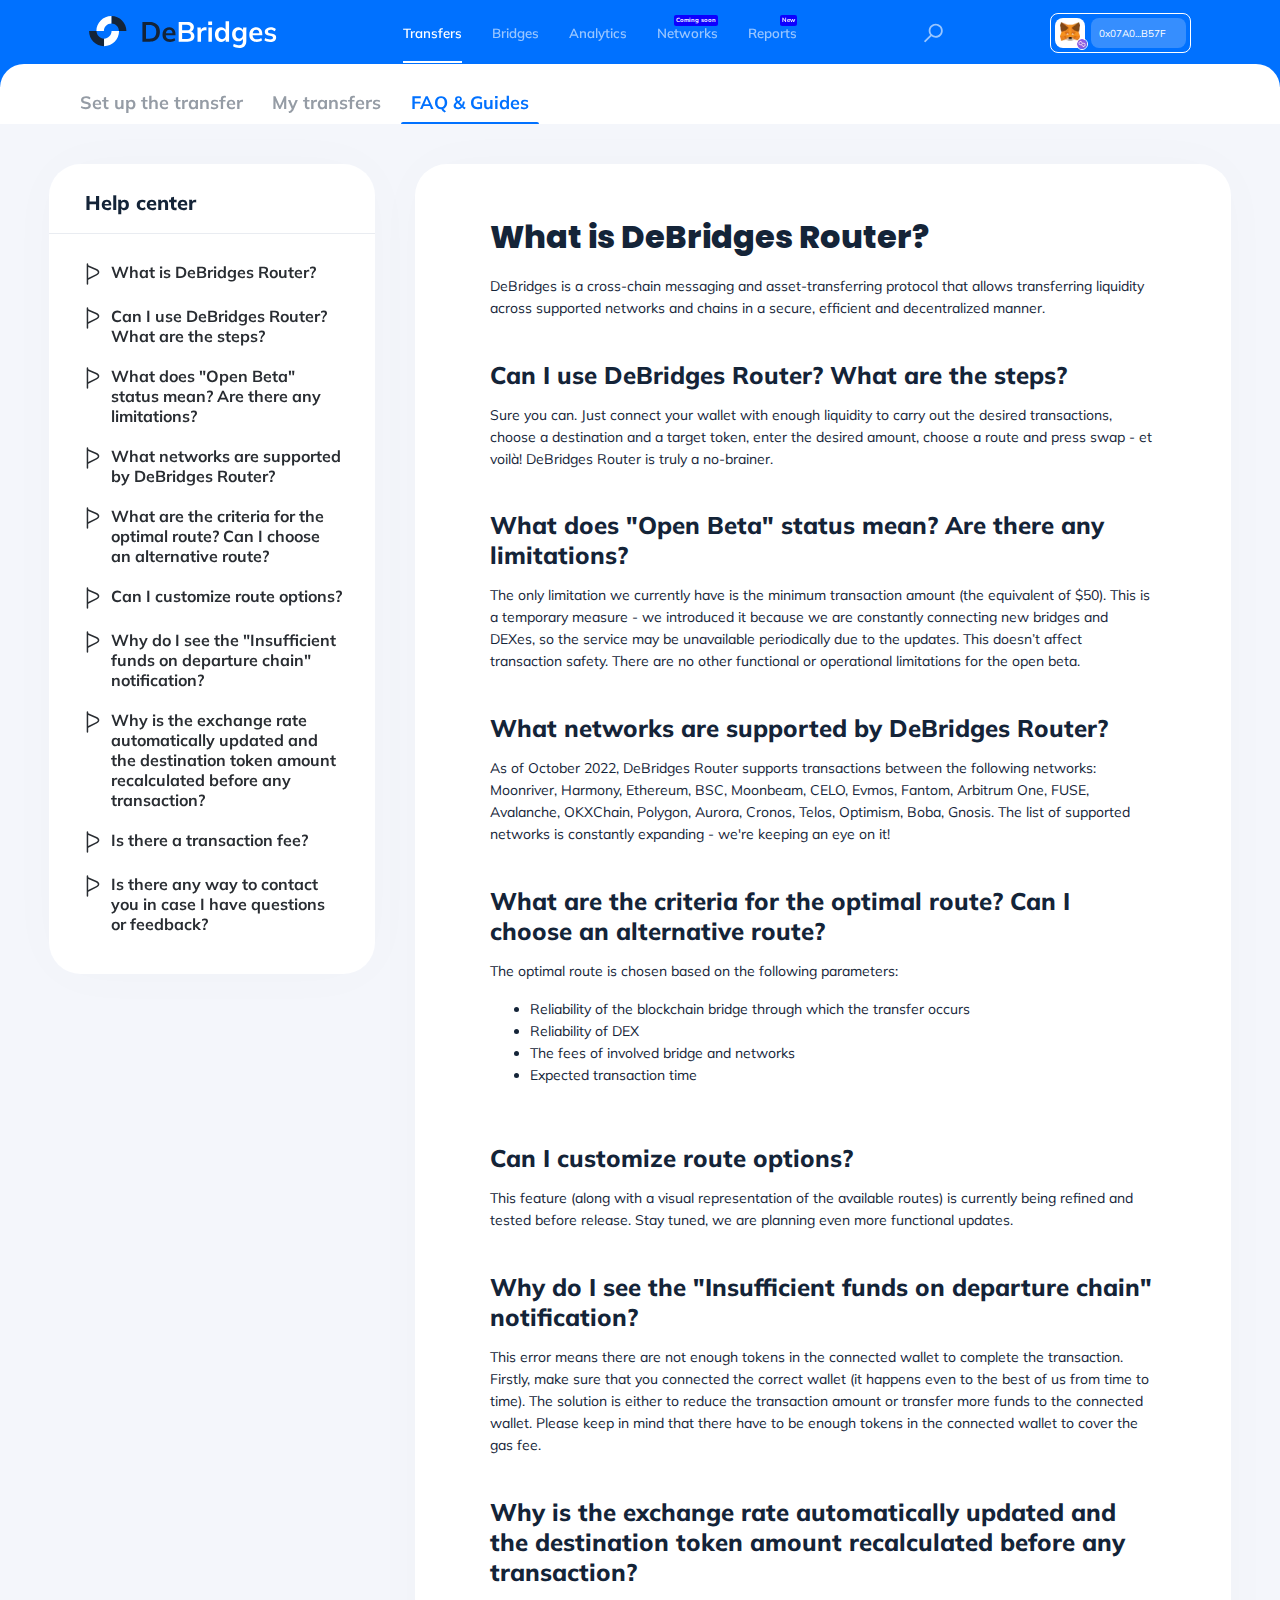
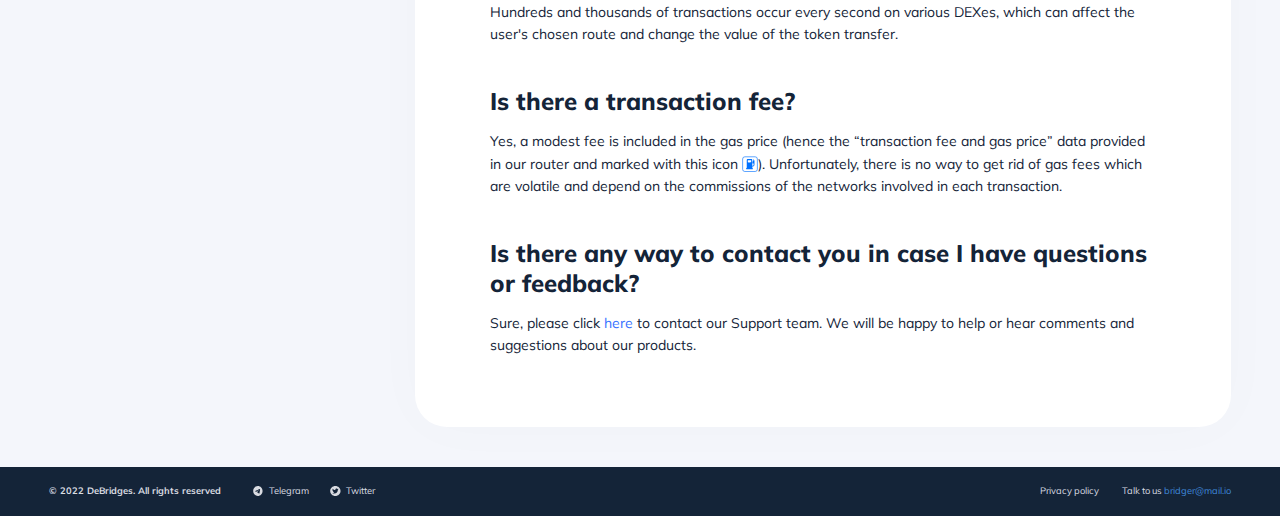
<file: transfers-faq.html>
<!DOCTYPE html>
<html lang="en">

  <head>
  <meta charset="UTF-8">
  <meta http-equiv="X-UA-Compatible" content="IE=edge">
  <meta name="viewport" content="width=device-width, initial-scale=1.0">
  <link rel="icon" href="img/favicon.ico" type="image/x-icon">
  <link rel="stylesheet" href="./css/style.min.css?_v=20221104205442">
  <title>Bridge — Transfers</title>
</head>

<body>
  
  <div class="mobile-menu">    
	<a class="mobile-menu__logo" href="">
		<img src="img/debridges-logo_white.svg" alt="">
	</a>
	<input class="mobile-menu__search" type="text" placeholder="Search">
	<button class="mobile-menu__cta btn btn_middle btn_outlined">Connect to a wallet</button>
	<nav class="mobile-menu__menu main-menu">
		<ul>
			<li class="main-menu__item">
				<a class="main-menu__item-link" href="">Finding a bridge</a>
			</li>
			<li class="main-menu__item">
				<a class="main-menu__item-link" href="">Analytics</a>
			</li>
			<li class="main-menu__item">
				<a class="main-menu__item-link" href="">Networks</a>
			</li>
			<li class="main-menu__item main-menu__item_marked">
				<a class="main-menu__item-link" href="">Cashback</a>
			</li>
			<li class="main-menu__item main-menu__item_disabled main-menu__item_soon">
				<a class="main-menu__item-link">Reports</a>
			</li>       
			<li class="main-menu__item">
				<a class="main-menu__item-link" href="">More</a>
			</li>
		</ul>
	</nav>  
	<button class="mobile-menu__close-btn"></button>  
</div>
  <div class="filters-mobile-panel">
	<div class="filters-mobile-panel__header">
		<button class="filters-mobile-panel__back-btn back-btn">Back</button>
		<h1 class="filters-mobile-panel__title page-title">Filters</h1>
		<button class="filters-mobile-panel__reset-btn">Reset</button>
	</div>
	<div class="filters-mobile-panel__content">
		<div class="select select_outlined active">
			<div class="select__button">
				Select a network
			</div>
			<div class="select__dropdown">
				<a class="select__item select__item_active" href="">
					<span class="select__item-logo">
						<img src="img/currencies-logos/eth.svg" alt="">
					</span>
					<span class="select__item-name">Etherium</span>
				</a>
				<a class="select__item" href="">
					<span class="select__item-logo">
						<img src="img/currencies-logos/bnb.svg" alt="">
					</span>
					<span class="select__item-name">Binance Smart Chain</span>
				</a>
				<a class="select__item" href="">
					<span class="select__item-logo">
						<img src="img/currencies-logos/polygon.svg" alt="">
					</span>
					<span class="select__item-name">Polygon</span>
				</a>
			</div>
		</div>
		<div class="filters-mobile-panel__input-block">
			<span class="input-label">Type of the bridge</span>
			<div class="filter-switch filter-switch_blue">
				<label class="filter-switch__item">
					<input class="filter-switch__input" type="radio" name="filterMobile" checked>
					<span class="filter-switch__button">All</span>
				</label>
				<label class="filter-switch__item">
					<input class="filter-switch__input" type="radio" name="filterMobile">
					<span class="filter-switch__button">DEX Bridges</span>
				</label>
				<label class="filter-switch__item">
					<input class="filter-switch__input" type="radio" name="filterMobile">
					<span class="filter-switch__button">Wrapped</span>
				</label>
				<label class="filter-switch__item">
					<input class="filter-switch__input" type="radio" name="filterMobile">
					<span class="filter-switch__button">NFT</span>
				</label>
			</div>
		</div>
		<div class="filters-mobile-panel__input-block">
			<span class="input-label">Bridges</span>
			<div class="select select_outlined">
				<div class="select__button">
					All
				</div>
				<div class="select__dropdown">
					<a class="select__item select__item_active" href="">
						<span class="select__item-logo">
							<img src="img/currencies-logos/eth.svg" alt="">
						</span>
						<span class="select__item-name">Etherium</span>
					</a>
					<a class="select__item" href="">
						<span class="select__item-logo">
							<img src="img/currencies-logos/bnb.svg" alt="">
						</span>
						<span class="select__item-name">Binance Smart Chain</span>
					</a>
					<a class="select__item" href="">
						<span class="select__item-logo">
							<img src="img/currencies-logos/polygon.svg" alt="">
						</span>
						<span class="select__item-name">Polygon</span>
					</a>
				</div>
			</div>
		</div>
		<div class="filters-mobile-panel__input-block">
			<span class="input-label">Time</span>
			<div class="select select_outlined">
				<div class="select__button select-date">
					Last 7 days
				</div>          
			</div>
		</div>
	</div>    
</div>
  <div class="date-picker-popup popup-bottom">
	<div class="popup-bottom__cnt">
		<div class="date-picker-popup__header">
			<button class="date-picker-popup__back-btn popup-bottom__back-btn back-btn back-btn_short"></button>
			<h1 class="date-picker-popup__title page-title">Select a range</h1>
			<button class="date-picker-popup__reset-btn">Reset</button>
		</div>
		<div class="date-picker-popup__content">
			<p class="date-picker-popup__subtitle">Choose a range within 3 months</p>
			<div class="date-picker-popup__inputs">
				<div class="date-picker-popup__input-cnt">
					<span class="input-label">Start date</span>
					<input class="date-input" type="date" value="2022-06-01">
				</div>
				<span class="date-picker-popup__middle-text">to the</span>
				<div class="date-picker-popup__input-cnt">
					<span class="input-label">End date</span>
					<input class="date-input" type="date" value="2022-06-01">
				</div>
			</div>
			<button class="btn btn_blue">Continue</button>
		</div>
	</div> 
	<div class="popup-bottom__bg"></div>   
</div>  
  <div class="choose-token-popup popup" id="chooseTokenPopup">
	<div class="popup__container">
		<a class="popup__close" href="#"></a>
		<h1 class="popup__title">Select a Token</h1>
		<span class="popup__input-label">Select a network</span>
		<div class="choose-token-popup__select select select_outlined">
			<div class="choose-token-popup__button select__button">
				All networks
			</div>
			<div class="select__dropdown">
				<a class="select__item select__item_active" href="">
					<span class="select__item-logo">
						<img src="img/currencies-logos/eth.svg" alt="">
					</span>
					<span class="select__item-name">Etherium</span>
				</a>
				<a class="select__item" href="">
					<span class="select__item-logo">
						<img src="img/currencies-logos/bnb.svg" alt="">
					</span>
					<span class="select__item-name">BSC</span>
				</a>
				<a class="select__item" href="">
					<span class="select__item-logo">
						<img src="img/currencies-logos/polygon.svg" alt="">
					</span>
					<span class="select__item-name">Polygon</span>
				</a>
				<a class="select__item" href="">
					<span class="select__item-logo">
						<img src="img/currencies-logos/avalanche.svg" alt="">
					</span>
					<span class="select__item-name">Avalanche</span>
				</a>
				<a class="select__item" href="">
					<span class="select__item-logo">
						<img src="img/currencies-logos/fantom.svg" alt="">
					</span>
					<span class="select__item-name">Fantom</span>
				</a>
				<a class="select__item" href="">
					<span class="select__item-logo">
						<picture><source srcset="img/currencies-logos/harmony.webp" type="image/webp"><img src="img/currencies-logos/harmony.png" alt=""></picture>
					</span>
					<span class="select__item-name">Harmony</span>
				</a>
				<a class="select__item" href="">
					<span class="select__item-logo">
						<picture><source srcset="img/currencies-logos/arbitrum.webp" type="image/webp"><img src="img/currencies-logos/arbitrum.png" alt=""></picture>
					</span>
					<span class="select__item-name">Arbitrum</span>
				</a>
				<a class="select__item" href="">
					<span class="select__item-logo">
						<picture><source srcset="img/currencies-logos/optimism.webp" type="image/webp"><img src="img/currencies-logos/optimism.png" alt=""></picture>
					</span>
					<span class="select__item-name">Optimism</span>
				</a>
				<a class="select__item" href="">
					<span class="select__item-logo">
						<picture><source srcset="img/currencies-logos/fuse.webp" type="image/webp"><img src="img/currencies-logos/fuse.png" alt=""></picture>
					</span>
					<span class="select__item-name">Fuse</span>
				</a>
				<a class="select__item" href="">
					<span class="select__item-logo">
						<picture><source srcset="img/currencies-logos/moon-river.webp" type="image/webp"><img src="img/currencies-logos/moon-river.png" alt=""></picture>
					</span>
					<span class="select__item-name">MoonRiver</span>
				</a>
				<a class="select__item" href="">
					<span class="select__item-logo">
						<picture><source srcset="img/currencies-logos/cronos.webp" type="image/webp"><img src="img/currencies-logos/cronos.png" alt=""></picture>
					</span>
					<span class="select__item-name">Cronos</span>
				</a>
				<a class="select__item" href="">
					<span class="select__item-logo">
						<picture><source srcset="img/currencies-logos/gnosis.webp" type="image/webp"><img src="img/currencies-logos/gnosis.png" alt=""></picture>
					</span>
					<span class="select__item-name">Gnosis</span>
				</a>
				<a class="select__item" href="">
					<span class="select__item-logo">
						<picture><source srcset="img/currencies-logos/moon-beam.webp" type="image/webp"><img src="img/currencies-logos/moon-beam.png" alt=""></picture>
					</span>
					<span class="select__item-name">MoonBeam</span>
				</a>
				<a class="select__item" href="">
					<span class="select__item-logo">
						<picture><source srcset="img/currencies-logos/boba.webp" type="image/webp"><img src="img/currencies-logos/boba.png" alt=""></picture>
					</span>
					<span class="select__item-name">Boba</span>
				</a>
			</div>
		</div>
		<span class="popup__input-label">Choose a token</span>
		<input class="choose-token-popup__search search-input search-input_outlined" type="text" placeholder="Search for token">           
		<div class="choose-token-popup__tokens-list">
			
			<!-- Empty list -->
			
			<!-- <div class="choose-token-popup__tokens-list-empty">
				<img src="img/empty-list-icon.svg" alt="">
				<span>Token not found</span>
				<span>Try again with a different wording, or change the network</span>
			</div>   -->
			
			<!--  -->        

			<div class="choose-token-popup__owned-tokens">
				<h3 class="choose-token-popup__list-title">Owned tokens</h3>
				
				<!-- <div class="tokens-list-item">
					<div class="tokens-list-item__left">
						<div class="tokens-list-item__logo">
							<picture><source srcset="img/tokens-list-logos/omg.webp" type="image/webp"><img src="img/tokens-list-logos/omg.png" alt=""></picture>
						</div>
						<p class="tokens-list-item__title">
							<span class="tokens-list-item__name">OMG</span>
							<span class="tokens-list-item__network">
								<picture><source srcset="img/tokens-list-logos/network.webp" type="image/webp"><img src="img/tokens-list-logos/network.png" alt=""></picture>
								Ethereum Network
							</span>
						</p>
					</div>
					<div class="tokens-list-item__right">
						<span class="tokens-list-item__value">4.8729</span>
					</div>
				</div> -->

				<button class="btn btn_middle">Connect to a wallet</button>
			</div>

			<div class="choose-token-popup__all-tokens">
				<h3 class="choose-token-popup__list-title">All tokens</h3>
				<div class="tokens-list-item">
					<div class="tokens-list-item__left">
						<div class="tokens-list-item__logo">
							<picture><source srcset="img/tokens-list-logos/omg.webp" type="image/webp"><img src="img/tokens-list-logos/omg.png" alt=""></picture>
						</div>
						<p class="tokens-list-item__title">
							<span class="tokens-list-item__name">OMG</span>
							<span class="tokens-list-item__network">
								<picture><source srcset="img/tokens-list-logos/network.webp" type="image/webp"><img src="img/tokens-list-logos/network.png" alt=""></picture>
								Ethereum Network
							</span>
						</p>
					</div>
					<div class="tokens-list-item__right">
						<span class="tokens-list-item__value">4.8729</span>
					</div>
				</div>
				<div class="tokens-list-item">
					<div class="tokens-list-item__left">
						<div class="tokens-list-item__logo">
							<picture><source srcset="img/tokens-list-logos/omg.webp" type="image/webp"><img src="img/tokens-list-logos/omg.png" alt=""></picture>
						</div>
						<p class="tokens-list-item__title">
							<span class="tokens-list-item__name">OMG</span>
							<span class="tokens-list-item__network">
								<picture><source srcset="img/tokens-list-logos/network.webp" type="image/webp"><img src="img/tokens-list-logos/network.png" alt=""></picture>
								Ethereum Network
							</span>
						</p>
					</div>
					<div class="tokens-list-item__right">
						<span class="tokens-list-item__value">4.8729</span>
					</div>
				</div>
				<div class="tokens-list-item">
					<div class="tokens-list-item__left">
						<div class="tokens-list-item__logo">
							<picture><source srcset="img/tokens-list-logos/omg.webp" type="image/webp"><img src="img/tokens-list-logos/omg.png" alt=""></picture>
						</div>
						<p class="tokens-list-item__title">
							<span class="tokens-list-item__name">OMG</span>
							<span class="tokens-list-item__network">
								<picture><source srcset="img/tokens-list-logos/network.webp" type="image/webp"><img src="img/tokens-list-logos/network.png" alt=""></picture>
								Ethereum Network
							</span>
						</p>
					</div>
					<div class="tokens-list-item__right">
						<span class="tokens-list-item__value">4.8729</span>
					</div>
				</div>
				<div class="tokens-list-item">
					<div class="tokens-list-item__left">
						<div class="tokens-list-item__logo">
							<picture><source srcset="img/tokens-list-logos/omg.webp" type="image/webp"><img src="img/tokens-list-logos/omg.png" alt=""></picture>
						</div>
						<p class="tokens-list-item__title">
							<span class="tokens-list-item__name">OMG</span>
							<span class="tokens-list-item__network">
								<picture><source srcset="img/tokens-list-logos/network.webp" type="image/webp"><img src="img/tokens-list-logos/network.png" alt=""></picture>
								Ethereum Network
							</span>
						</p>
					</div>
					<div class="tokens-list-item__right">
						<span class="tokens-list-item__value">4.8729</span>
					</div>
				</div>
				<div class="tokens-list-item">
					<div class="tokens-list-item__left">
						<div class="tokens-list-item__logo">
							<picture><source srcset="img/tokens-list-logos/omg.webp" type="image/webp"><img src="img/tokens-list-logos/omg.png" alt=""></picture>
						</div>
						<p class="tokens-list-item__title">
							<span class="tokens-list-item__name">OMG</span>
							<span class="tokens-list-item__network">
								<picture><source srcset="img/tokens-list-logos/network.webp" type="image/webp"><img src="img/tokens-list-logos/network.png" alt=""></picture>
								Ethereum Network
							</span>
						</p>
					</div>
					<div class="tokens-list-item__right">
						<span class="tokens-list-item__value">4.8729</span>
					</div>
				</div>
				<div class="tokens-list-item">
					<div class="tokens-list-item__left">
						<div class="tokens-list-item__logo">
							<picture><source srcset="img/tokens-list-logos/omg.webp" type="image/webp"><img src="img/tokens-list-logos/omg.png" alt=""></picture>
						</div>
						<p class="tokens-list-item__title">
							<span class="tokens-list-item__name">OMG</span>
							<span class="tokens-list-item__network">
								<picture><source srcset="img/tokens-list-logos/network.webp" type="image/webp"><img src="img/tokens-list-logos/network.png" alt=""></picture>
								Ethereum Network
							</span>
						</p>
					</div>
					<div class="tokens-list-item__right">
						<span class="tokens-list-item__value">4.8729</span>
					</div>
				</div>
				<div class="tokens-list-item">
					<div class="tokens-list-item__left">
						<div class="tokens-list-item__logo">
							<picture><source srcset="img/tokens-list-logos/omg.webp" type="image/webp"><img src="img/tokens-list-logos/omg.png" alt=""></picture>
						</div>
						<p class="tokens-list-item__title">
							<span class="tokens-list-item__name">OMG</span>
							<span class="tokens-list-item__network">
								<picture><source srcset="img/tokens-list-logos/network.webp" type="image/webp"><img src="img/tokens-list-logos/network.png" alt=""></picture>
								Ethereum Network
							</span>
						</p>
					</div>
					<div class="tokens-list-item__right">
						<span class="tokens-list-item__value">4.8729</span>
					</div>
				</div>
				<div class="tokens-list-item">
					<div class="tokens-list-item__left">
						<div class="tokens-list-item__logo">
							<picture><source srcset="img/tokens-list-logos/omg.webp" type="image/webp"><img src="img/tokens-list-logos/omg.png" alt=""></picture>
						</div>
						<p class="tokens-list-item__title">
							<span class="tokens-list-item__name">OMG</span>
							<span class="tokens-list-item__network">
								<picture><source srcset="img/tokens-list-logos/network.webp" type="image/webp"><img src="img/tokens-list-logos/network.png" alt=""></picture>
								Ethereum Network
							</span>
						</p>
					</div>
					<div class="tokens-list-item__right">
						<span class="tokens-list-item__value">4.8729</span>
					</div>
				</div>
				<div class="tokens-list-item">
					<div class="tokens-list-item__left">
						<div class="tokens-list-item__logo">
							<picture><source srcset="img/tokens-list-logos/omg.webp" type="image/webp"><img src="img/tokens-list-logos/omg.png" alt=""></picture>
						</div>
						<p class="tokens-list-item__title">
							<span class="tokens-list-item__name">OMG</span>
							<span class="tokens-list-item__network">
								<picture><source srcset="img/tokens-list-logos/network.webp" type="image/webp"><img src="img/tokens-list-logos/network.png" alt=""></picture>
								Ethereum Network
							</span>
						</p>
					</div>
					<div class="tokens-list-item__right">
						<span class="tokens-list-item__value">4.8729</span>
					</div>
				</div>
				<div class="tokens-list-item">
					<div class="tokens-list-item__left">
						<div class="tokens-list-item__logo">
							<picture><source srcset="img/tokens-list-logos/omg.webp" type="image/webp"><img src="img/tokens-list-logos/omg.png" alt=""></picture>
						</div>
						<p class="tokens-list-item__title">
							<span class="tokens-list-item__name">OMG</span>
							<span class="tokens-list-item__network">
								<picture><source srcset="img/tokens-list-logos/network.webp" type="image/webp"><img src="img/tokens-list-logos/network.png" alt=""></picture>
								Ethereum Network
							</span>
						</p>
					</div>
					<div class="tokens-list-item__right">
						<span class="tokens-list-item__value">4.8729</span>
					</div>
				</div>
			</div>
										 
		</div>
	</div>
</div>  
  <div class="choose-wallet-popup popup" id="chooseWalletPopup">
	<div class="popup__container">
		<a class="popup__close" href="#"></a>
		<h1 class="choose-wallet-popup__title popup__title">Connect to a Wallet</h1>
		<p class="choose-wallet-popup__description">
			By connecting a wallet, you agree to <a class="text-link" href="">Terms&nbsp;of&nbsp;Service</a> and acknowledge that you have read and understand the <a class="text-link" href="">disclaimer</a>.
		</p>     
		<button class="choose-wallet-popup__wallet-item">
			<span>Metamask</span>
			<picture><source srcset="img/metamask-logo.webp" type="image/webp"><img src="img/metamask-logo.png" alt=""></picture>
		</button>
		<button class="choose-wallet-popup__wallet-item">
			<span>BlockWallet</span>
			<picture><source srcset="img/block-wallet-logo.webp" type="image/webp"><img src="img/block-wallet-logo.png" alt=""></picture>
		</button>
		<button class="choose-wallet-popup__wallet-item">
			<span>imToken</span>
			<picture><source srcset="img/im-token-logo.webp" type="image/webp"><img src="img/im-token-logo.png" alt=""></picture>
		</button>
	</div>
</div>
  <div class="search-popup popup" id="searchPopup">
	<div class="popup__container">
		<a class="popup__close"></a>
		<div class="search-popup__input-block">
			<input class="search-popup__input" type="text" placeholder="Search for bridges">
			<button class="search-popup__button">Search</button>
		</div>
		
		<!-- No results -->
		
		<!-- <div class="search-popup__no-results">
			<h2>No results for 'wasd'</h2>
			<span>We couldn't find anything matching your search.<br>Try again with a different term.</span>
		</div> -->

		<!--  -->

		<div class="search-popup__results">
			<h2 class="search-popup__results-title">Bridges</h2>
			<ul class="search-popup__results-list">
				<li class="search-popup__results-item">
					<picture><source srcset="img/tokens-logos/token.webp" type="image/webp"><img src="img/tokens-logos/token.png" alt=""></picture>
					<span>Transitswap</span>
				</li>
				<li class="search-popup__results-item">
					<picture><source srcset="img/tokens-logos/token.webp" type="image/webp"><img src="img/tokens-logos/token.png" alt=""></picture>
					<span>Transitswap</span>
				</li>
				<li class="search-popup__results-item">
					<picture><source srcset="img/tokens-logos/token.webp" type="image/webp"><img src="img/tokens-logos/token.png" alt=""></picture>
					<span>Transitswap</span>
				</li>
				<li class="search-popup__results-item">
					<picture><source srcset="img/tokens-logos/token.webp" type="image/webp"><img src="img/tokens-logos/token.png" alt=""></picture>
					<span>Transitswap</span>
				</li>
				<li class="search-popup__results-item">
					<picture><source srcset="img/tokens-logos/token.webp" type="image/webp"><img src="img/tokens-logos/token.png" alt=""></picture>
					<span>Transitswap</span>
				</li>
			</ul>
		</div>
	</div>
</div>  
  <div class="wallet-actions-popup popup" id="walletActionsPopup">
	<div class="popup__container">
		<a class="popup__close" href="#"></a>
		<picture><source srcset="img/metamask-logo-large.webp" type="image/webp"><img class="wallet-actions-popup__logo" src="img/metamask-logo-large.png" alt=""></picture>
		<h1 class="wallet-actions-popup__title popup__title">Metamask</h1>
		<div class="wallet-actions-popup__copy-field">
			<span>0x07A0...B57F</span>
			<button class="copy-button"></button>
		</div>
		<div class="wallet-actions-popup__balance">
			<span>8.531 МАTIC</span>
			<img src="img/wallet-icon_blue.svg" alt="">
		</div>
		<!-- <span class="wallet-actions-popup__copied">
			Copied
			<img src="img/copied.svg" alt="">
		</span> -->
		<div class="wallet-actions-popup__actions">
			<div class="wallet-actions-popup__select select select_outlined">
				<div class="choose-token-popup__button select__button">
					All networks
				</div>
				<div class="select__dropdown">
					<a class="select__item select__item_active" href="">
						<span class="select__item-logo">
							<img src="img/currencies-logos/eth.svg" alt="">
						</span>
						<span class="select__item-name">Etherium</span>
					</a>
					<a class="select__item" href="">
						<span class="select__item-logo">
							<img src="img/currencies-logos/bnb.svg" alt="">
						</span>
						<span class="select__item-name">BSC</span>
					</a>
					<a class="select__item" href="">
						<span class="select__item-logo">
							<img src="img/currencies-logos/polygon.svg" alt="">
						</span>
						<span class="select__item-name">Polygon</span>
					</a>
					<a class="select__item" href="">
						<span class="select__item-logo">
							<img src="img/currencies-logos/avalanche.svg" alt="">
						</span>
						<span class="select__item-name">Avalanche</span>
					</a>
					<a class="select__item" href="">
						<span class="select__item-logo">
							<img src="img/currencies-logos/fantom.svg" alt="">
						</span>
						<span class="select__item-name">Fantom</span>
					</a>
					<a class="select__item" href="">
						<span class="select__item-logo">
							<picture><source srcset="img/currencies-logos/harmony.webp" type="image/webp"><img src="img/currencies-logos/harmony.png" alt=""></picture>
						</span>
						<span class="select__item-name">Harmony</span>
					</a>
					<a class="select__item" href="">
						<span class="select__item-logo">
							<picture><source srcset="img/currencies-logos/arbitrum.webp" type="image/webp"><img src="img/currencies-logos/arbitrum.png" alt=""></picture>
						</span>
						<span class="select__item-name">Arbitrum</span>
					</a>
					<a class="select__item" href="">
						<span class="select__item-logo">
							<picture><source srcset="img/currencies-logos/optimism.webp" type="image/webp"><img src="img/currencies-logos/optimism.png" alt=""></picture>
						</span>
						<span class="select__item-name">Optimism</span>
					</a>
					<a class="select__item" href="">
						<span class="select__item-logo">
							<picture><source srcset="img/currencies-logos/fuse.webp" type="image/webp"><img src="img/currencies-logos/fuse.png" alt=""></picture>
						</span>
						<span class="select__item-name">Fuse</span>
					</a>
					<a class="select__item" href="">
						<span class="select__item-logo">
							<picture><source srcset="img/currencies-logos/moon-river.webp" type="image/webp"><img src="img/currencies-logos/moon-river.png" alt=""></picture>
						</span>
						<span class="select__item-name">MoonRiver</span>
					</a>
					<a class="select__item" href="">
						<span class="select__item-logo">
							<picture><source srcset="img/currencies-logos/cronos.webp" type="image/webp"><img src="img/currencies-logos/cronos.png" alt=""></picture>
						</span>
						<span class="select__item-name">Cronos</span>
					</a>
					<a class="select__item" href="">
						<span class="select__item-logo">
							<picture><source srcset="img/currencies-logos/gnosis.webp" type="image/webp"><img src="img/currencies-logos/gnosis.png" alt=""></picture>
						</span>
						<span class="select__item-name">Gnosis</span>
					</a>
					<a class="select__item" href="">
						<span class="select__item-logo">
							<picture><source srcset="img/currencies-logos/moon-beam.webp" type="image/webp"><img src="img/currencies-logos/moon-beam.png" alt=""></picture>
						</span>
						<span class="select__item-name">MoonBeam</span>
					</a>
					<a class="select__item" href="">
						<span class="select__item-logo">
							<picture><source srcset="img/currencies-logos/boba.webp" type="image/webp"><img src="img/currencies-logos/boba.png" alt=""></picture>
						</span>
						<span class="select__item-name">Boba</span>
					</a>
				</div>
			</div>
			<button class="btn btn_middle btn_outlined-red">Disconnect</button>
		</div>
	</div>
</div>  
  <div class="routes-popup popup side-popup" id="routesPopup">
	<div class="popup__container">
		<a class="popup__close" href="#"></a>
		<div class="routes-popup__head">
			<h1 class="routes-popup__title popup__title">Routes</h1>
			<span class="routes-popup__counter">5</span>
			<!-- <div class="select select_outlined select_smallest">
				<div class="select__button">
					All routes
				</div>
				<div class="select__dropdown">
					<a class="select__item select__item_active" href="">
						<span class="select__item-logo">
							<img src="img/currencies-logos/eth.svg" alt="">
						</span>
						<span class="select__item-name">Etherium</span>
					</a>
					<a class="select__item" href="">
						<span class="select__item-logo">
							<img src="img/currencies-logos/bnb.svg" alt="">
						</span>
						<span class="select__item-name">Binance Smart Chain</span>
					</a>
					<a class="select__item" href="">
						<span class="select__item-logo">
							<img src="img/currencies-logos/polygon.svg" alt="">
						</span>
						<span class="select__item-name">Polygon</span>
					</a>
				</div>
			</div>         -->
		</div>  
		<div class="routes-popup__wrap">
			<div class="routes-popup__content">
				<div class="estimated-token estimated-token_popup">
					<div class="estimated-token__container">
						<span class="estimated-token__badge cheapest">Cheapest</span>
						<label class="estimated-token__checkbox round-checkbox">
							<input class="round-checkbox__input" type="checkbox">
							<span class="round-checkbox__button"></span>
						</label>
						<span class="estimated-token__via">via</span>
						<div class="estimated-token__route-logos route-logos">
							<picture><source srcset="img/route-item-logo.webp" type="image/webp"><img class="estimated-token__route-logo route-logo" src="img/route-item-logo.png" alt=""></picture>
							<picture><source srcset="img/route-item-logo2.webp" type="image/webp"><img class="estimated-token__route-logo route-logo" src="img/route-item-logo2.png" alt=""></picture>
							<picture><source srcset="img/route-item-logo.webp" type="image/webp"><img class="estimated-token__route-logo route-logo" src="img/route-item-logo.png" alt=""></picture>
						</div>
						<div class="estimated-token__parameters">
							<span class="estimated-token__parameter">
								<img src="img/est-icon-time.svg" alt="">
								01:53
							</span>
							<span class="estimated-token__parameter">
								<img src="img/est-icon-fuel.svg" alt="">
								$20.93
							</span>
							<span class="estimated-token__parameter">
								<img src="img/est-icon-change.svg" alt="">
								2
							</span>
						</div>
						<span class="estimated-token__title">
							<span class="estimated-token__title-block">
								5 USDT
								<span class="estimated-token__subtitle">$4.9</span>
							</span>                
						</span>
					</div>            
				</div>
				<div class="estimated-token estimated-token_popup active">
					<div class="estimated-token__container">
						<span class="estimated-token__badge fastest">Fastest</span>
						<label class="estimated-token__checkbox round-checkbox">
							<input class="round-checkbox__input" type="checkbox">
							<span class="round-checkbox__button"></span>
						</label>
						<span class="estimated-token__via">via</span>
						<div class="estimated-token__route-logos route-logos">
							<picture><source srcset="img/route-item-logo.webp" type="image/webp"><img class="estimated-token__route-logo route-logo" src="img/route-item-logo.png" alt=""></picture>
							<picture><source srcset="img/route-item-logo2.webp" type="image/webp"><img class="estimated-token__route-logo route-logo" src="img/route-item-logo2.png" alt=""></picture>                
						</div>
						<div class="estimated-token__parameters">
							<span class="estimated-token__parameter">
								<img src="img/est-icon-time.svg" alt="">
								01:53
							</span>
							<span class="estimated-token__parameter">
								<img src="img/est-icon-fuel.svg" alt="">
								$20.93
							</span>
							<span class="estimated-token__parameter">
								<img src="img/est-icon-change.svg" alt="">
								2
							</span>
						</div>
						<span class="estimated-token__title">
							<span class="estimated-token__title-block">
								5 USDT
								<span class="estimated-token__subtitle">$4.9</span>
							</span>
						</span>
					</div>
					<div class="estimated-token__content">
						<div class="estimated-token__point">
							<div class="estimated-token__point-head">
								<picture><source srcset="img/currencies-logos/example-logo.webp" type="image/webp"><img class="estimated-token__point-logo" src="img/currencies-logos/example-logo.png" alt=""></picture>
								<div class="estimated-token__point-description">
									<h3 class="estimated-token__point-title">1Inch</h3>
									<div class="estimated-token__point-parameters">
										<span class="estimated-token__point-parameter">
											<img src="img/time-icon_gray.svg" alt="">
											10 min
										</span>
										<span class="estimated-token__point-parameter">
											<img src="img/fuel-icon_gray.svg" alt="">
											0.00735 MATIC
										</span>
									</div>
								</div>
							</div>
							<div class="estimated-token__point-content">
								<div class="estimated-token__point-content-start">
									<div class="estimated-token__point-content-logo">
										<picture><source srcset="img/tokens-logos/token.webp" type="image/webp"><img class="estimated-token__point-content-token" src="img/tokens-logos/token.png" alt=""></picture>
										<picture><source srcset="img/tokens-logos/network.webp" type="image/webp"><img class="estimated-token__point-content-network" src="img/tokens-logos/network.png" alt=""></picture>
									</div>
									<div class="estimated-token__point-content-title">
										<h4 class="estimated-token__point-content-value">5 USDT</h4>
										<span class="estimated-token__point-content-token-name">Polygon</span>
									</div>
								</div>
								<span class="estimated-token__point-content-middle">
									<img src="img/swap-icon.svg" alt="">
									Swap to 0.004599 Ethereum
								</span>
								<div class="estimated-token__point-content-end">
									<div class="estimated-token__point-content-logo">
										<picture><source srcset="img/tokens-logos/token.webp" type="image/webp"><img class="estimated-token__point-content-token" src="img/tokens-logos/token.png" alt=""></picture>
										<picture><source srcset="img/tokens-logos/network.webp" type="image/webp"><img class="estimated-token__point-content-network" src="img/tokens-logos/network.png" alt=""></picture>
									</div>
									<div class="estimated-token__point-content-title">
										<h4 class="estimated-token__point-content-value">5 USDT</h4>
										<span class="estimated-token__point-content-token-name">Polygon</span>
									</div>
								</div>
							</div>
						</div>
						<div class="estimated-token__point">
							<div class="estimated-token__point-head">
								<picture><source srcset="img/currencies-logos/example-logo.webp" type="image/webp"><img class="estimated-token__point-logo" src="img/currencies-logos/example-logo.png" alt=""></picture>
								<div class="estimated-token__point-description">
									<h3 class="estimated-token__point-title">1Inch</h3>
									<div class="estimated-token__point-parameters">
										<span class="estimated-token__point-parameter">
											<img src="img/time-icon_gray.svg" alt="">
											10 min
										</span>                      
									</div>
								</div>
							</div>
							<div class="estimated-token__point-content">
								<div class="estimated-token__point-content-start">
									<div class="estimated-token__point-content-logo">
										<picture><source srcset="img/tokens-logos/token.webp" type="image/webp"><img class="estimated-token__point-content-token" src="img/tokens-logos/token.png" alt=""></picture>
										<picture><source srcset="img/tokens-logos/network.webp" type="image/webp"><img class="estimated-token__point-content-network" src="img/tokens-logos/network.png" alt=""></picture>
									</div>
									<div class="estimated-token__point-content-title">
										<h4 class="estimated-token__point-content-value">5 USDT</h4>
										<span class="estimated-token__point-content-token-name">Polygon</span>
									</div>
								</div>
								<span class="estimated-token__point-content-middle">
									<img src="img/transfer-icon.svg" alt="">
									Transfer to 0.004599 Wrapped Ethereum
								</span>
								<div class="estimated-token__point-content-end">
									<div class="estimated-token__point-content-logo">
										<picture><source srcset="img/tokens-logos/token.webp" type="image/webp"><img class="estimated-token__point-content-token" src="img/tokens-logos/token.png" alt=""></picture>
										<picture><source srcset="img/tokens-logos/network.webp" type="image/webp"><img class="estimated-token__point-content-network" src="img/tokens-logos/network.png" alt=""></picture>
									</div>
									<div class="estimated-token__point-content-title">
										<h4 class="estimated-token__point-content-value">5 USDT</h4>
										<span class="estimated-token__point-content-token-name">Polygon</span>
									</div>
								</div>
							</div>
						</div>
						<div class="estimated-token__point">
							<div class="estimated-token__point-head">
								<picture><source srcset="img/currencies-logos/example-logo.webp" type="image/webp"><img class="estimated-token__point-logo" src="img/currencies-logos/example-logo.png" alt=""></picture>
								<div class="estimated-token__point-description">
									<h3 class="estimated-token__point-title">1Inch</h3>
									<div class="estimated-token__point-parameters">
										<span class="estimated-token__point-parameter">
											<img src="img/time-icon_gray.svg" alt="">
											10 min
										</span>
									</div>
								</div>
							</div>
							<div class="estimated-token__point-content">
								<div class="estimated-token__point-content-start">
									<div class="estimated-token__point-content-logo">
										<picture><source srcset="img/tokens-logos/token.webp" type="image/webp"><img class="estimated-token__point-content-token" src="img/tokens-logos/token.png" alt=""></picture>
										<picture><source srcset="img/tokens-logos/network.webp" type="image/webp"><img class="estimated-token__point-content-network" src="img/tokens-logos/network.png" alt=""></picture>
									</div>
									<div class="estimated-token__point-content-title">
										<h4 class="estimated-token__point-content-value">5 USDT</h4>
										<span class="estimated-token__point-content-token-name">Polygon</span>
									</div>
								</div>
								<span class="estimated-token__point-content-middle">
									<img src="img/transfer-icon.svg" alt="">
									Transfer to 0.004599 Wrapped Ethereum
								</span>
								<div class="estimated-token__point-content-end">
									<div class="estimated-token__point-content-logo">
										<picture><source srcset="img/tokens-logos/token.webp" type="image/webp"><img class="estimated-token__point-content-token" src="img/tokens-logos/token.png" alt=""></picture>
										<picture><source srcset="img/tokens-logos/network.webp" type="image/webp"><img class="estimated-token__point-content-network" src="img/tokens-logos/network.png" alt=""></picture>
									</div>
									<div class="estimated-token__point-content-title">
										<h4 class="estimated-token__point-content-value">5 USDT</h4>
										<span class="estimated-token__point-content-token-name">Polygon</span>
									</div>
								</div>
							</div>
						</div>
						<div class="estimated-token__point">
							<div class="estimated-token__point-head">
								<picture><source srcset="img/currencies-logos/example-logo.webp" type="image/webp"><img class="estimated-token__point-logo" src="img/currencies-logos/example-logo.png" alt=""></picture>
								<div class="estimated-token__point-description">
									<h3 class="estimated-token__point-title">1Inch</h3>
									<div class="estimated-token__point-parameters">
										<span class="estimated-token__point-parameter">
											<img src="img/time-icon_gray.svg" alt="">
											10 min
										</span>
									</div>
								</div>
							</div>
							<div class="estimated-token__point-content">
								<div class="estimated-token__point-content-start">
									<div class="estimated-token__point-content-logo">
										<picture><source srcset="img/tokens-logos/token.webp" type="image/webp"><img class="estimated-token__point-content-token" src="img/tokens-logos/token.png" alt=""></picture>
										<picture><source srcset="img/tokens-logos/network.webp" type="image/webp"><img class="estimated-token__point-content-network" src="img/tokens-logos/network.png" alt=""></picture>
									</div>
									<div class="estimated-token__point-content-title">
										<h4 class="estimated-token__point-content-value">5 USDT</h4>
										<span class="estimated-token__point-content-token-name">Polygon</span>
									</div>
								</div>
								<span class="estimated-token__point-content-middle">
									<img src="img/transfer-icon.svg" alt="">
									Transfer to 0.004599 Wrapped Ethereum
								</span>
								<div class="estimated-token__point-content-end">
									<div class="estimated-token__point-content-logo">
										<picture><source srcset="img/tokens-logos/token.webp" type="image/webp"><img class="estimated-token__point-content-token" src="img/tokens-logos/token.png" alt=""></picture>
										<picture><source srcset="img/tokens-logos/network.webp" type="image/webp"><img class="estimated-token__point-content-network" src="img/tokens-logos/network.png" alt=""></picture>
									</div>
									<div class="estimated-token__point-content-title">
										<h4 class="estimated-token__point-content-value">5 USDT</h4>
										<span class="estimated-token__point-content-token-name">Polygon</span>
									</div>
								</div>
							</div>
						</div>
					</div>
				</div>
				<div class="estimated-token__under-dev">
					<img src="img/code-icon.svg" alt="">
					<span>Other routes under development</span>
				</div>
			</div>        
		</div>    
	</div>
</div>  
  <div class="is-submited-popup popup" id="isSubmitedPopup">
	<div class="popup__container">
		<a class="popup__close" href="#"></a>
		<img class="is-submited-popup__success-icon" src="img/success-icon.svg" alt="">
		<h2 class="popup__title">
			Transaction is submited
		</h2>
		<span class="is-submited-popup__subtitle">Transaction 1 of 2</span>
		<div class="is-submited-popup__transaction-path transaction-path">
			<div class="transaction-path__item transaction-path__item_left">
				<div class="transaction-path__item-container">
					<div class="transaction-path__item-logo">
						<picture><source srcset="img/tokens-logos/token.webp" type="image/webp"><img class="transaction-path__item-logo-main" src="img/tokens-logos/token.png" alt=""></picture>
						<picture><source srcset="img/tokens-logos/network.webp" type="image/webp"><img class="transaction-path__item-logo-network" src="img/tokens-logos/network.png" alt=""></picture>
					</div>
					<h3 class="transaction-path__item-title">8.53153 MATIC</h3>
					<span class="transaction-path__item-subtitle">Polygon</span>
				</div>          
			</div>
			<div class="transaction-path__item transaction-path__item_right">
				<div class="transaction-path__item-container">
					<div class="transaction-path__item-logo">
						<picture><source srcset="img/tokens-logos/token.webp" type="image/webp"><img class="transaction-path__item-logo-main" src="img/tokens-logos/token.png" alt=""></picture>
						<picture><source srcset="img/tokens-logos/network.webp" type="image/webp"><img class="transaction-path__item-logo-network" src="img/tokens-logos/network.png" alt=""></picture>
					</div>
					<h3 class="transaction-path__item-title">8.53153 MATIC</h3>
					<span class="transaction-path__item-subtitle">Polygon</span>
				</div>          
			</div>
		</div>
	</div>
</div>       
  
  <div class="container">
    
    <header class="header header_inner">
	<div class="header__content">
		<button class="header__menu-button"></button>
		<a href="">
			<img class="header__logo" src="img/debridges-logo_white.svg" alt="">
		</a>
		<nav class="header__menu main-menu">
			<ul>
				<li class="main-menu__item active">
					<a class="main-menu__item-link" href="">Transfers</a>
				</li>
				<li class="main-menu__item">
					<a class="main-menu__item-link" href="">Bridges</a>
				</li>
				<li class="main-menu__item">
					<a class="main-menu__item-link" href="">Analytics</a>
				</li>
				<li class="main-menu__item main-menu__item_soon">
					<a class="main-menu__item-link" href="">Networks</a>
				</li>
				<li class="main-menu__item main-menu__item_new">
					<a class="main-menu__item-link" href="">Reports</a>
				</li>
			</ul>
		</nav>
		<button class="search-button"></button>
		<!-- <input class="header__search" type="text" placeholder="Search"> -->
		<!-- <button class="header__cta btn btn_middle btn_outlined">Connect to a wallet</button> -->
		<a class="wallet-info-button">
			<div class="wallet-info-button__logo">
				<picture><source srcset="img/metamask-logo.webp" type="image/webp"><img class="wallet-info-button__main-logo" src="img/metamask-logo.png" alt=""></picture>
				<picture><source srcset="img/tokens-logos/network.webp" type="image/webp"><img class="wallet-info-button__network-logo" src="img/tokens-logos/network.png" alt=""></picture>
			</div>
			<div class="wallet-info-button__wallet-num">
				<div>
					<span class="wallet-info-button__num">0x07A0...B57F</span>
					<!-- <span class="wallet-info-button__network">Etherium Network</span> -->
				</div>
				<img src="img/wallet-icon.svg" alt="">
			</div>
		</a>
	</div>      	
</header> 

    <main class="main">
    
      <section class="page-header">                        
        <div class="wrapper">
          
          <div class="page-tabs">
	<a class="page-tabs__item " href="../transfers.html">Set up the transfer</a>
	<a class="page-tabs__item " href="../my-transfers-active.html">My transfers</a>
	<a class="page-tabs__item active" href="../transfers-faq.html">FAQ & Guides</a>
</div>

        </div>                     
      </section>

      <section class="page-container">
        <div class="wrapper">
          
          <div class="transfers-faq">
            <div class="transfers-faq__menu-block">
              <div class="transfers-faq__menu-header">
                <h3 class="transfers-faq__menu-title block-title">Help center</h3>
              </div>
              <nav class="transfers-faq__menu">
                <ul>
                  <li><a href="#item1">What is DeBridges Router?</a></li>
                  <li><a href="#item2">Can I use DeBridges Router? What are the steps?</a></li>
                  <li><a href="#item3">What does "Open Beta" status mean? Are there any limitations?</a></li>
                  <li><a href="#item4">What networks are supported by DeBridges Router?</a></li>
                  <li><a href="#item5">What are the criteria for the optimal route? Can I choose an alternative route?</a></li>
                  <li><a href="#item6">Can I customize route options?</a></li>
                  <li><a href="#item7">Why do I see the "Insufficient funds on departure chain" notification?</a></li>
                  <li><a href="#item8">Why is the exchange rate automatically updated and the destination token amount recalculated before any transaction?</a></li>
                  <li><a href="#item9">Is there a transaction fee?</a></li>
                  <li><a href="#item10">Is there any way to contact you in case I have questions or feedback?</a></li>                
                </ul>
              </nav>              
            </div>
            <div class="transfers-faq__content">
              <div class="transfers-faq__item" id="item1">
                <h1 class="page-title">What is DeBridges Router?</h1>
                <p class="transfers-faq__item-text">
                  DeBridges is a cross-chain messaging and asset-transferring protocol that allows transferring liquidity across supported networks and chains in a secure, efficient and decentralized manner.  
                </p>
              </div>
              <div class="transfers-faq__item" id="item2">
                <h2 class="transfers-faq__title">Can I use DeBridges Router? What are the steps?</h1>
                <p class="transfers-faq__item-text">
                  Sure you can. Just connect your wallet with enough liquidity to carry out the desired transactions, choose a destination and a target token, enter the desired amount, choose a route and press swap - et voilà! 
                  DeBridges Router is truly a no-brainer.                  
                </p>
              </div>
              <div class="transfers-faq__item" id="item3">
                <h2 class="transfers-faq__title">What does "Open Beta" status mean? Are there any limitations?</h1>
                <p class="transfers-faq__item-text">
                  The only limitation we currently have is the minimum transaction amount (the equivalent of $50). This is a temporary measure - we introduced it because we are constantly connecting new bridges and DEXes, so the service may be unavailable periodically due to the updates. This doesn’t affect transaction safety. 
                  There are no other functional or operational limitations for the open beta.
                </p>
              </div>
              <div class="transfers-faq__item" id="item4">
                <h2 class="transfers-faq__title">What networks are supported by DeBridges Router?</h1>
                <p class="transfers-faq__item-text">
                  As of October 2022, DeBridges Router supports transactions between the following networks:
                  Moonriver, Harmony, Ethereum, BSC, Moonbeam, CELO, Evmos, Fantom, Arbitrum One, FUSE, Avalanche, OKXChain, Polygon, Aurora, Cronos, Telos, Optimism, Boba, Gnosis. 
                  The list of supported networks is constantly expanding - we're keeping an eye on it!                     
                </p>
              </div>
              <div class="transfers-faq__item" id="item5">
                <h2 class="transfers-faq__title">What are the criteria for the optimal route? Can I choose an alternative route?</h1>
                <p class="transfers-faq__item-text">
                  <span>The optimal route is chosen based on the following parameters:</span>
                  <ul class="marked-list">                    
                    <li>Reliability of the blockchain bridge through which the transfer occurs</li>
                    <li>Reliability of DEX</li>
                    <li>The fees of involved bridge and networks</li>
                    <li>Expected transaction time</li>
                  </ul>                                                                                             
                </p>
              </div>
              <div class="transfers-faq__item" id="item6">
                <h2 class="transfers-faq__title">Can I customize route options?</h1>
                <p class="transfers-faq__item-text">
                  This feature (along with a visual representation of the available routes) is currently being refined and tested before release. Stay tuned, we are planning even more functional updates.  
                </p>
              </div>
              <div class="transfers-faq__item" id="item7">
                <h2 class="transfers-faq__title">Why do I see the "Insufficient funds on departure chain" notification?</h1>
                <p class="transfers-faq__item-text">
                  This error means there are not enough tokens in the connected wallet to complete the transaction. Firstly, make sure that you connected the correct wallet (it happens even to the best of us from time to time). 
                  The solution is either to reduce the transaction amount or transfer more funds to the connected wallet. Please keep in mind that there have to be enough tokens in the connected wallet to cover the gas fee.                     
                </p>
              </div>
              <div class="transfers-faq__item" id="item8">
                <h2 class="transfers-faq__title">Why is the exchange rate automatically updated and the destination token amount recalculated before any transaction?</h1>
                <p class="transfers-faq__item-text">
                  Hundreds and thousands of transactions occur every second on various DEXes, which can affect the user's chosen route and change the value of the token transfer.    
                </p>
              </div>
              <div class="transfers-faq__item" id="item9">
                <h2 class="transfers-faq__title">Is there a transaction fee?</h1>
                <p class="transfers-faq__item-text">
                  Yes, a modest fee is included in the gas price (hence the “transaction fee and gas price” data provided in our router and marked with this icon <img src="img/est-icon-fuel.svg" width="16" height="16" style="position: relative; bottom: -3px">). 
                  Unfortunately, there is no way to get rid of gas fees which are volatile and depend on the commissions of the networks involved in each transaction.
                </p>
              </div>
              <div class="transfers-faq__item" id="item10">
                <h2 class="transfers-faq__title">Is there any way to contact you in case I have questions or feedback?</h1>
                <p class="transfers-faq__item-text">
                  Sure, please click <a class="text-link" href="https://t.me/debridges_chat" target="_blank">here</a> to contact our Support team. We will be happy to help or hear comments and suggestions about our products.   
                </p>
              </div>
            </div>
          </div>

        </div>        
      </section>    
    </main>
    
    <footer class="footer">
	<div class="wrapper">
		<div class="footer__container">
			<div class="footer__left">
				<span class="footer__copyrights">© 2022 DeBridges. All rights reserved</span>
				<span class="footer__socials">
					<a class="footer__socials-item" href="">
						<img src="img/telegram_footer-icon.svg" alt="">
						Telegram
					</a>
					<a class="footer__socials-item" href="">
						<img src="img/twitter_footer-icon.svg" alt="">
						Twitter
					</a>
				</span>
			</div>
			<div class="footer__right">
				<a class="footer__privacy-policy" href="">Privacy policy</a>
				<span class="footer__email">Talk to us <a href="">bridger@mail.io</a></span>
			</div>
		</div>
	</div>      
</footer>   
  </div>  

  <script src="./js/app.min.js?_v=20221104205442"></script>
</body>

</html>
</file>
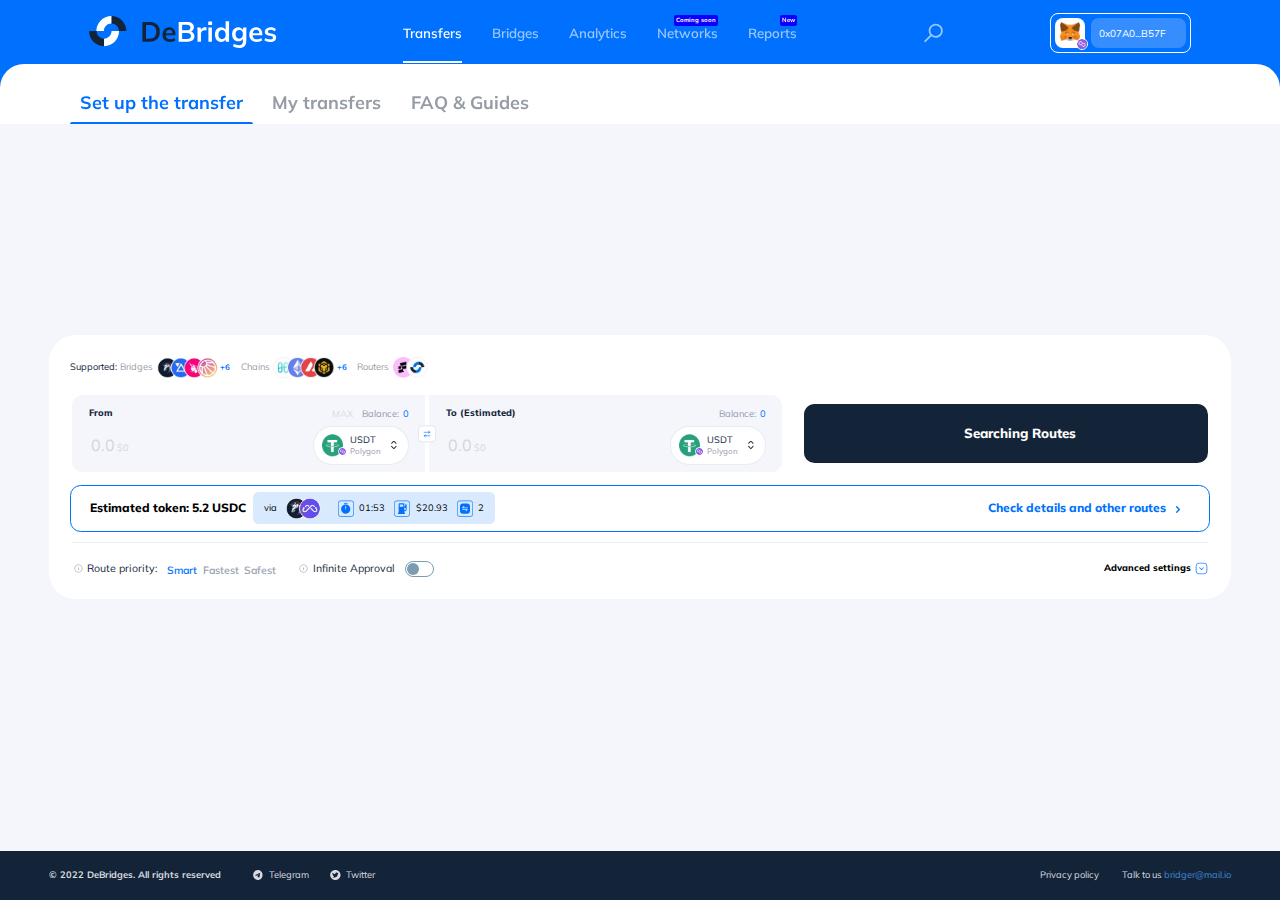
<file: transfers.html>
<!DOCTYPE html>
<html lang="en">

  <head>
  <meta charset="UTF-8">
  <meta http-equiv="X-UA-Compatible" content="IE=edge">
  <meta name="viewport" content="width=device-width, initial-scale=1.0">
  <link rel="icon" href="img/favicon.ico" type="image/x-icon">
  <link rel="stylesheet" href="./css/style.min.css?_v=20221104205442">
  <title>Bridge — Transfers</title>
</head>

<body>
  
  <div class="mobile-menu">    
	<a class="mobile-menu__logo" href="">
		<img src="img/debridges-logo_white.svg" alt="">
	</a>
	<input class="mobile-menu__search" type="text" placeholder="Search">
	<button class="mobile-menu__cta btn btn_middle btn_outlined">Connect to a wallet</button>
	<nav class="mobile-menu__menu main-menu">
		<ul>
			<li class="main-menu__item">
				<a class="main-menu__item-link" href="">Finding a bridge</a>
			</li>
			<li class="main-menu__item">
				<a class="main-menu__item-link" href="">Analytics</a>
			</li>
			<li class="main-menu__item">
				<a class="main-menu__item-link" href="">Networks</a>
			</li>
			<li class="main-menu__item main-menu__item_marked">
				<a class="main-menu__item-link" href="">Cashback</a>
			</li>
			<li class="main-menu__item main-menu__item_disabled main-menu__item_soon">
				<a class="main-menu__item-link">Reports</a>
			</li>       
			<li class="main-menu__item">
				<a class="main-menu__item-link" href="">More</a>
			</li>
		</ul>
	</nav>  
	<button class="mobile-menu__close-btn"></button>  
</div>
  <div class="filters-mobile-panel">
	<div class="filters-mobile-panel__header">
		<button class="filters-mobile-panel__back-btn back-btn">Back</button>
		<h1 class="filters-mobile-panel__title page-title">Filters</h1>
		<button class="filters-mobile-panel__reset-btn">Reset</button>
	</div>
	<div class="filters-mobile-panel__content">
		<div class="select select_outlined active">
			<div class="select__button">
				Select a network
			</div>
			<div class="select__dropdown">
				<a class="select__item select__item_active" href="">
					<span class="select__item-logo">
						<img src="img/currencies-logos/eth.svg" alt="">
					</span>
					<span class="select__item-name">Etherium</span>
				</a>
				<a class="select__item" href="">
					<span class="select__item-logo">
						<img src="img/currencies-logos/bnb.svg" alt="">
					</span>
					<span class="select__item-name">Binance Smart Chain</span>
				</a>
				<a class="select__item" href="">
					<span class="select__item-logo">
						<img src="img/currencies-logos/polygon.svg" alt="">
					</span>
					<span class="select__item-name">Polygon</span>
				</a>
			</div>
		</div>
		<div class="filters-mobile-panel__input-block">
			<span class="input-label">Type of the bridge</span>
			<div class="filter-switch filter-switch_blue">
				<label class="filter-switch__item">
					<input class="filter-switch__input" type="radio" name="filterMobile" checked>
					<span class="filter-switch__button">All</span>
				</label>
				<label class="filter-switch__item">
					<input class="filter-switch__input" type="radio" name="filterMobile">
					<span class="filter-switch__button">DEX Bridges</span>
				</label>
				<label class="filter-switch__item">
					<input class="filter-switch__input" type="radio" name="filterMobile">
					<span class="filter-switch__button">Wrapped</span>
				</label>
				<label class="filter-switch__item">
					<input class="filter-switch__input" type="radio" name="filterMobile">
					<span class="filter-switch__button">NFT</span>
				</label>
			</div>
		</div>
		<div class="filters-mobile-panel__input-block">
			<span class="input-label">Bridges</span>
			<div class="select select_outlined">
				<div class="select__button">
					All
				</div>
				<div class="select__dropdown">
					<a class="select__item select__item_active" href="">
						<span class="select__item-logo">
							<img src="img/currencies-logos/eth.svg" alt="">
						</span>
						<span class="select__item-name">Etherium</span>
					</a>
					<a class="select__item" href="">
						<span class="select__item-logo">
							<img src="img/currencies-logos/bnb.svg" alt="">
						</span>
						<span class="select__item-name">Binance Smart Chain</span>
					</a>
					<a class="select__item" href="">
						<span class="select__item-logo">
							<img src="img/currencies-logos/polygon.svg" alt="">
						</span>
						<span class="select__item-name">Polygon</span>
					</a>
				</div>
			</div>
		</div>
		<div class="filters-mobile-panel__input-block">
			<span class="input-label">Time</span>
			<div class="select select_outlined">
				<div class="select__button select-date">
					Last 7 days
				</div>          
			</div>
		</div>
	</div>    
</div>
  <div class="date-picker-popup popup-bottom">
	<div class="popup-bottom__cnt">
		<div class="date-picker-popup__header">
			<button class="date-picker-popup__back-btn popup-bottom__back-btn back-btn back-btn_short"></button>
			<h1 class="date-picker-popup__title page-title">Select a range</h1>
			<button class="date-picker-popup__reset-btn">Reset</button>
		</div>
		<div class="date-picker-popup__content">
			<p class="date-picker-popup__subtitle">Choose a range within 3 months</p>
			<div class="date-picker-popup__inputs">
				<div class="date-picker-popup__input-cnt">
					<span class="input-label">Start date</span>
					<input class="date-input" type="date" value="2022-06-01">
				</div>
				<span class="date-picker-popup__middle-text">to the</span>
				<div class="date-picker-popup__input-cnt">
					<span class="input-label">End date</span>
					<input class="date-input" type="date" value="2022-06-01">
				</div>
			</div>
			<button class="btn btn_blue">Continue</button>
		</div>
	</div> 
	<div class="popup-bottom__bg"></div>   
</div>  
  <div class="choose-token-popup popup" id="chooseTokenPopup">
	<div class="popup__container">
		<a class="popup__close" href="#"></a>
		<h1 class="popup__title">Select a Token</h1>
		<span class="popup__input-label">Select a network</span>
		<div class="choose-token-popup__select select select_outlined">
			<div class="choose-token-popup__button select__button">
				All networks
			</div>
			<div class="select__dropdown">
				<a class="select__item select__item_active" href="">
					<span class="select__item-logo">
						<img src="img/currencies-logos/eth.svg" alt="">
					</span>
					<span class="select__item-name">Etherium</span>
				</a>
				<a class="select__item" href="">
					<span class="select__item-logo">
						<img src="img/currencies-logos/bnb.svg" alt="">
					</span>
					<span class="select__item-name">BSC</span>
				</a>
				<a class="select__item" href="">
					<span class="select__item-logo">
						<img src="img/currencies-logos/polygon.svg" alt="">
					</span>
					<span class="select__item-name">Polygon</span>
				</a>
				<a class="select__item" href="">
					<span class="select__item-logo">
						<img src="img/currencies-logos/avalanche.svg" alt="">
					</span>
					<span class="select__item-name">Avalanche</span>
				</a>
				<a class="select__item" href="">
					<span class="select__item-logo">
						<img src="img/currencies-logos/fantom.svg" alt="">
					</span>
					<span class="select__item-name">Fantom</span>
				</a>
				<a class="select__item" href="">
					<span class="select__item-logo">
						<picture><source srcset="img/currencies-logos/harmony.webp" type="image/webp"><img src="img/currencies-logos/harmony.png" alt=""></picture>
					</span>
					<span class="select__item-name">Harmony</span>
				</a>
				<a class="select__item" href="">
					<span class="select__item-logo">
						<picture><source srcset="img/currencies-logos/arbitrum.webp" type="image/webp"><img src="img/currencies-logos/arbitrum.png" alt=""></picture>
					</span>
					<span class="select__item-name">Arbitrum</span>
				</a>
				<a class="select__item" href="">
					<span class="select__item-logo">
						<picture><source srcset="img/currencies-logos/optimism.webp" type="image/webp"><img src="img/currencies-logos/optimism.png" alt=""></picture>
					</span>
					<span class="select__item-name">Optimism</span>
				</a>
				<a class="select__item" href="">
					<span class="select__item-logo">
						<picture><source srcset="img/currencies-logos/fuse.webp" type="image/webp"><img src="img/currencies-logos/fuse.png" alt=""></picture>
					</span>
					<span class="select__item-name">Fuse</span>
				</a>
				<a class="select__item" href="">
					<span class="select__item-logo">
						<picture><source srcset="img/currencies-logos/moon-river.webp" type="image/webp"><img src="img/currencies-logos/moon-river.png" alt=""></picture>
					</span>
					<span class="select__item-name">MoonRiver</span>
				</a>
				<a class="select__item" href="">
					<span class="select__item-logo">
						<picture><source srcset="img/currencies-logos/cronos.webp" type="image/webp"><img src="img/currencies-logos/cronos.png" alt=""></picture>
					</span>
					<span class="select__item-name">Cronos</span>
				</a>
				<a class="select__item" href="">
					<span class="select__item-logo">
						<picture><source srcset="img/currencies-logos/gnosis.webp" type="image/webp"><img src="img/currencies-logos/gnosis.png" alt=""></picture>
					</span>
					<span class="select__item-name">Gnosis</span>
				</a>
				<a class="select__item" href="">
					<span class="select__item-logo">
						<picture><source srcset="img/currencies-logos/moon-beam.webp" type="image/webp"><img src="img/currencies-logos/moon-beam.png" alt=""></picture>
					</span>
					<span class="select__item-name">MoonBeam</span>
				</a>
				<a class="select__item" href="">
					<span class="select__item-logo">
						<picture><source srcset="img/currencies-logos/boba.webp" type="image/webp"><img src="img/currencies-logos/boba.png" alt=""></picture>
					</span>
					<span class="select__item-name">Boba</span>
				</a>
			</div>
		</div>
		<span class="popup__input-label">Choose a token</span>
		<input class="choose-token-popup__search search-input search-input_outlined" type="text" placeholder="Search for token">           
		<div class="choose-token-popup__tokens-list">
			
			<!-- Empty list -->
			
			<!-- <div class="choose-token-popup__tokens-list-empty">
				<img src="img/empty-list-icon.svg" alt="">
				<span>Token not found</span>
				<span>Try again with a different wording, or change the network</span>
			</div>   -->
			
			<!--  -->        

			<div class="choose-token-popup__owned-tokens">
				<h3 class="choose-token-popup__list-title">Owned tokens</h3>
				
				<!-- <div class="tokens-list-item">
					<div class="tokens-list-item__left">
						<div class="tokens-list-item__logo">
							<picture><source srcset="img/tokens-list-logos/omg.webp" type="image/webp"><img src="img/tokens-list-logos/omg.png" alt=""></picture>
						</div>
						<p class="tokens-list-item__title">
							<span class="tokens-list-item__name">OMG</span>
							<span class="tokens-list-item__network">
								<picture><source srcset="img/tokens-list-logos/network.webp" type="image/webp"><img src="img/tokens-list-logos/network.png" alt=""></picture>
								Ethereum Network
							</span>
						</p>
					</div>
					<div class="tokens-list-item__right">
						<span class="tokens-list-item__value">4.8729</span>
					</div>
				</div> -->

				<button class="btn btn_middle">Connect to a wallet</button>
			</div>

			<div class="choose-token-popup__all-tokens">
				<h3 class="choose-token-popup__list-title">All tokens</h3>
				<div class="tokens-list-item">
					<div class="tokens-list-item__left">
						<div class="tokens-list-item__logo">
							<picture><source srcset="img/tokens-list-logos/omg.webp" type="image/webp"><img src="img/tokens-list-logos/omg.png" alt=""></picture>
						</div>
						<p class="tokens-list-item__title">
							<span class="tokens-list-item__name">OMG</span>
							<span class="tokens-list-item__network">
								<picture><source srcset="img/tokens-list-logos/network.webp" type="image/webp"><img src="img/tokens-list-logos/network.png" alt=""></picture>
								Ethereum Network
							</span>
						</p>
					</div>
					<div class="tokens-list-item__right">
						<span class="tokens-list-item__value">4.8729</span>
					</div>
				</div>
				<div class="tokens-list-item">
					<div class="tokens-list-item__left">
						<div class="tokens-list-item__logo">
							<picture><source srcset="img/tokens-list-logos/omg.webp" type="image/webp"><img src="img/tokens-list-logos/omg.png" alt=""></picture>
						</div>
						<p class="tokens-list-item__title">
							<span class="tokens-list-item__name">OMG</span>
							<span class="tokens-list-item__network">
								<picture><source srcset="img/tokens-list-logos/network.webp" type="image/webp"><img src="img/tokens-list-logos/network.png" alt=""></picture>
								Ethereum Network
							</span>
						</p>
					</div>
					<div class="tokens-list-item__right">
						<span class="tokens-list-item__value">4.8729</span>
					</div>
				</div>
				<div class="tokens-list-item">
					<div class="tokens-list-item__left">
						<div class="tokens-list-item__logo">
							<picture><source srcset="img/tokens-list-logos/omg.webp" type="image/webp"><img src="img/tokens-list-logos/omg.png" alt=""></picture>
						</div>
						<p class="tokens-list-item__title">
							<span class="tokens-list-item__name">OMG</span>
							<span class="tokens-list-item__network">
								<picture><source srcset="img/tokens-list-logos/network.webp" type="image/webp"><img src="img/tokens-list-logos/network.png" alt=""></picture>
								Ethereum Network
							</span>
						</p>
					</div>
					<div class="tokens-list-item__right">
						<span class="tokens-list-item__value">4.8729</span>
					</div>
				</div>
				<div class="tokens-list-item">
					<div class="tokens-list-item__left">
						<div class="tokens-list-item__logo">
							<picture><source srcset="img/tokens-list-logos/omg.webp" type="image/webp"><img src="img/tokens-list-logos/omg.png" alt=""></picture>
						</div>
						<p class="tokens-list-item__title">
							<span class="tokens-list-item__name">OMG</span>
							<span class="tokens-list-item__network">
								<picture><source srcset="img/tokens-list-logos/network.webp" type="image/webp"><img src="img/tokens-list-logos/network.png" alt=""></picture>
								Ethereum Network
							</span>
						</p>
					</div>
					<div class="tokens-list-item__right">
						<span class="tokens-list-item__value">4.8729</span>
					</div>
				</div>
				<div class="tokens-list-item">
					<div class="tokens-list-item__left">
						<div class="tokens-list-item__logo">
							<picture><source srcset="img/tokens-list-logos/omg.webp" type="image/webp"><img src="img/tokens-list-logos/omg.png" alt=""></picture>
						</div>
						<p class="tokens-list-item__title">
							<span class="tokens-list-item__name">OMG</span>
							<span class="tokens-list-item__network">
								<picture><source srcset="img/tokens-list-logos/network.webp" type="image/webp"><img src="img/tokens-list-logos/network.png" alt=""></picture>
								Ethereum Network
							</span>
						</p>
					</div>
					<div class="tokens-list-item__right">
						<span class="tokens-list-item__value">4.8729</span>
					</div>
				</div>
				<div class="tokens-list-item">
					<div class="tokens-list-item__left">
						<div class="tokens-list-item__logo">
							<picture><source srcset="img/tokens-list-logos/omg.webp" type="image/webp"><img src="img/tokens-list-logos/omg.png" alt=""></picture>
						</div>
						<p class="tokens-list-item__title">
							<span class="tokens-list-item__name">OMG</span>
							<span class="tokens-list-item__network">
								<picture><source srcset="img/tokens-list-logos/network.webp" type="image/webp"><img src="img/tokens-list-logos/network.png" alt=""></picture>
								Ethereum Network
							</span>
						</p>
					</div>
					<div class="tokens-list-item__right">
						<span class="tokens-list-item__value">4.8729</span>
					</div>
				</div>
				<div class="tokens-list-item">
					<div class="tokens-list-item__left">
						<div class="tokens-list-item__logo">
							<picture><source srcset="img/tokens-list-logos/omg.webp" type="image/webp"><img src="img/tokens-list-logos/omg.png" alt=""></picture>
						</div>
						<p class="tokens-list-item__title">
							<span class="tokens-list-item__name">OMG</span>
							<span class="tokens-list-item__network">
								<picture><source srcset="img/tokens-list-logos/network.webp" type="image/webp"><img src="img/tokens-list-logos/network.png" alt=""></picture>
								Ethereum Network
							</span>
						</p>
					</div>
					<div class="tokens-list-item__right">
						<span class="tokens-list-item__value">4.8729</span>
					</div>
				</div>
				<div class="tokens-list-item">
					<div class="tokens-list-item__left">
						<div class="tokens-list-item__logo">
							<picture><source srcset="img/tokens-list-logos/omg.webp" type="image/webp"><img src="img/tokens-list-logos/omg.png" alt=""></picture>
						</div>
						<p class="tokens-list-item__title">
							<span class="tokens-list-item__name">OMG</span>
							<span class="tokens-list-item__network">
								<picture><source srcset="img/tokens-list-logos/network.webp" type="image/webp"><img src="img/tokens-list-logos/network.png" alt=""></picture>
								Ethereum Network
							</span>
						</p>
					</div>
					<div class="tokens-list-item__right">
						<span class="tokens-list-item__value">4.8729</span>
					</div>
				</div>
				<div class="tokens-list-item">
					<div class="tokens-list-item__left">
						<div class="tokens-list-item__logo">
							<picture><source srcset="img/tokens-list-logos/omg.webp" type="image/webp"><img src="img/tokens-list-logos/omg.png" alt=""></picture>
						</div>
						<p class="tokens-list-item__title">
							<span class="tokens-list-item__name">OMG</span>
							<span class="tokens-list-item__network">
								<picture><source srcset="img/tokens-list-logos/network.webp" type="image/webp"><img src="img/tokens-list-logos/network.png" alt=""></picture>
								Ethereum Network
							</span>
						</p>
					</div>
					<div class="tokens-list-item__right">
						<span class="tokens-list-item__value">4.8729</span>
					</div>
				</div>
				<div class="tokens-list-item">
					<div class="tokens-list-item__left">
						<div class="tokens-list-item__logo">
							<picture><source srcset="img/tokens-list-logos/omg.webp" type="image/webp"><img src="img/tokens-list-logos/omg.png" alt=""></picture>
						</div>
						<p class="tokens-list-item__title">
							<span class="tokens-list-item__name">OMG</span>
							<span class="tokens-list-item__network">
								<picture><source srcset="img/tokens-list-logos/network.webp" type="image/webp"><img src="img/tokens-list-logos/network.png" alt=""></picture>
								Ethereum Network
							</span>
						</p>
					</div>
					<div class="tokens-list-item__right">
						<span class="tokens-list-item__value">4.8729</span>
					</div>
				</div>
			</div>
										 
		</div>
	</div>
</div>  
  <div class="choose-wallet-popup popup" id="chooseWalletPopup">
	<div class="popup__container">
		<a class="popup__close" href="#"></a>
		<h1 class="choose-wallet-popup__title popup__title">Connect to a Wallet</h1>
		<p class="choose-wallet-popup__description">
			By connecting a wallet, you agree to <a class="text-link" href="">Terms&nbsp;of&nbsp;Service</a> and acknowledge that you have read and understand the <a class="text-link" href="">disclaimer</a>.
		</p>     
		<button class="choose-wallet-popup__wallet-item">
			<span>Metamask</span>
			<picture><source srcset="img/metamask-logo.webp" type="image/webp"><img src="img/metamask-logo.png" alt=""></picture>
		</button>
		<button class="choose-wallet-popup__wallet-item">
			<span>BlockWallet</span>
			<picture><source srcset="img/block-wallet-logo.webp" type="image/webp"><img src="img/block-wallet-logo.png" alt=""></picture>
		</button>
		<button class="choose-wallet-popup__wallet-item">
			<span>imToken</span>
			<picture><source srcset="img/im-token-logo.webp" type="image/webp"><img src="img/im-token-logo.png" alt=""></picture>
		</button>
	</div>
</div>
  <div class="search-popup popup" id="searchPopup">
	<div class="popup__container">
		<a class="popup__close"></a>
		<div class="search-popup__input-block">
			<input class="search-popup__input" type="text" placeholder="Search for bridges">
			<button class="search-popup__button">Search</button>
		</div>
		
		<!-- No results -->
		
		<!-- <div class="search-popup__no-results">
			<h2>No results for 'wasd'</h2>
			<span>We couldn't find anything matching your search.<br>Try again with a different term.</span>
		</div> -->

		<!--  -->

		<div class="search-popup__results">
			<h2 class="search-popup__results-title">Bridges</h2>
			<ul class="search-popup__results-list">
				<li class="search-popup__results-item">
					<picture><source srcset="img/tokens-logos/token.webp" type="image/webp"><img src="img/tokens-logos/token.png" alt=""></picture>
					<span>Transitswap</span>
				</li>
				<li class="search-popup__results-item">
					<picture><source srcset="img/tokens-logos/token.webp" type="image/webp"><img src="img/tokens-logos/token.png" alt=""></picture>
					<span>Transitswap</span>
				</li>
				<li class="search-popup__results-item">
					<picture><source srcset="img/tokens-logos/token.webp" type="image/webp"><img src="img/tokens-logos/token.png" alt=""></picture>
					<span>Transitswap</span>
				</li>
				<li class="search-popup__results-item">
					<picture><source srcset="img/tokens-logos/token.webp" type="image/webp"><img src="img/tokens-logos/token.png" alt=""></picture>
					<span>Transitswap</span>
				</li>
				<li class="search-popup__results-item">
					<picture><source srcset="img/tokens-logos/token.webp" type="image/webp"><img src="img/tokens-logos/token.png" alt=""></picture>
					<span>Transitswap</span>
				</li>
			</ul>
		</div>
	</div>
</div>  
  <div class="wallet-actions-popup popup" id="walletActionsPopup">
	<div class="popup__container">
		<a class="popup__close" href="#"></a>
		<picture><source srcset="img/metamask-logo-large.webp" type="image/webp"><img class="wallet-actions-popup__logo" src="img/metamask-logo-large.png" alt=""></picture>
		<h1 class="wallet-actions-popup__title popup__title">Metamask</h1>
		<div class="wallet-actions-popup__copy-field">
			<span>0x07A0...B57F</span>
			<button class="copy-button"></button>
		</div>
		<div class="wallet-actions-popup__balance">
			<span>8.531 МАTIC</span>
			<img src="img/wallet-icon_blue.svg" alt="">
		</div>
		<!-- <span class="wallet-actions-popup__copied">
			Copied
			<img src="img/copied.svg" alt="">
		</span> -->
		<div class="wallet-actions-popup__actions">
			<div class="wallet-actions-popup__select select select_outlined">
				<div class="choose-token-popup__button select__button">
					All networks
				</div>
				<div class="select__dropdown">
					<a class="select__item select__item_active" href="">
						<span class="select__item-logo">
							<img src="img/currencies-logos/eth.svg" alt="">
						</span>
						<span class="select__item-name">Etherium</span>
					</a>
					<a class="select__item" href="">
						<span class="select__item-logo">
							<img src="img/currencies-logos/bnb.svg" alt="">
						</span>
						<span class="select__item-name">BSC</span>
					</a>
					<a class="select__item" href="">
						<span class="select__item-logo">
							<img src="img/currencies-logos/polygon.svg" alt="">
						</span>
						<span class="select__item-name">Polygon</span>
					</a>
					<a class="select__item" href="">
						<span class="select__item-logo">
							<img src="img/currencies-logos/avalanche.svg" alt="">
						</span>
						<span class="select__item-name">Avalanche</span>
					</a>
					<a class="select__item" href="">
						<span class="select__item-logo">
							<img src="img/currencies-logos/fantom.svg" alt="">
						</span>
						<span class="select__item-name">Fantom</span>
					</a>
					<a class="select__item" href="">
						<span class="select__item-logo">
							<picture><source srcset="img/currencies-logos/harmony.webp" type="image/webp"><img src="img/currencies-logos/harmony.png" alt=""></picture>
						</span>
						<span class="select__item-name">Harmony</span>
					</a>
					<a class="select__item" href="">
						<span class="select__item-logo">
							<picture><source srcset="img/currencies-logos/arbitrum.webp" type="image/webp"><img src="img/currencies-logos/arbitrum.png" alt=""></picture>
						</span>
						<span class="select__item-name">Arbitrum</span>
					</a>
					<a class="select__item" href="">
						<span class="select__item-logo">
							<picture><source srcset="img/currencies-logos/optimism.webp" type="image/webp"><img src="img/currencies-logos/optimism.png" alt=""></picture>
						</span>
						<span class="select__item-name">Optimism</span>
					</a>
					<a class="select__item" href="">
						<span class="select__item-logo">
							<picture><source srcset="img/currencies-logos/fuse.webp" type="image/webp"><img src="img/currencies-logos/fuse.png" alt=""></picture>
						</span>
						<span class="select__item-name">Fuse</span>
					</a>
					<a class="select__item" href="">
						<span class="select__item-logo">
							<picture><source srcset="img/currencies-logos/moon-river.webp" type="image/webp"><img src="img/currencies-logos/moon-river.png" alt=""></picture>
						</span>
						<span class="select__item-name">MoonRiver</span>
					</a>
					<a class="select__item" href="">
						<span class="select__item-logo">
							<picture><source srcset="img/currencies-logos/cronos.webp" type="image/webp"><img src="img/currencies-logos/cronos.png" alt=""></picture>
						</span>
						<span class="select__item-name">Cronos</span>
					</a>
					<a class="select__item" href="">
						<span class="select__item-logo">
							<picture><source srcset="img/currencies-logos/gnosis.webp" type="image/webp"><img src="img/currencies-logos/gnosis.png" alt=""></picture>
						</span>
						<span class="select__item-name">Gnosis</span>
					</a>
					<a class="select__item" href="">
						<span class="select__item-logo">
							<picture><source srcset="img/currencies-logos/moon-beam.webp" type="image/webp"><img src="img/currencies-logos/moon-beam.png" alt=""></picture>
						</span>
						<span class="select__item-name">MoonBeam</span>
					</a>
					<a class="select__item" href="">
						<span class="select__item-logo">
							<picture><source srcset="img/currencies-logos/boba.webp" type="image/webp"><img src="img/currencies-logos/boba.png" alt=""></picture>
						</span>
						<span class="select__item-name">Boba</span>
					</a>
				</div>
			</div>
			<button class="btn btn_middle btn_outlined-red">Disconnect</button>
		</div>
	</div>
</div>  
  <div class="routes-popup popup side-popup" id="routesPopup">
	<div class="popup__container">
		<a class="popup__close" href="#"></a>
		<div class="routes-popup__head">
			<h1 class="routes-popup__title popup__title">Routes</h1>
			<span class="routes-popup__counter">5</span>
			<!-- <div class="select select_outlined select_smallest">
				<div class="select__button">
					All routes
				</div>
				<div class="select__dropdown">
					<a class="select__item select__item_active" href="">
						<span class="select__item-logo">
							<img src="img/currencies-logos/eth.svg" alt="">
						</span>
						<span class="select__item-name">Etherium</span>
					</a>
					<a class="select__item" href="">
						<span class="select__item-logo">
							<img src="img/currencies-logos/bnb.svg" alt="">
						</span>
						<span class="select__item-name">Binance Smart Chain</span>
					</a>
					<a class="select__item" href="">
						<span class="select__item-logo">
							<img src="img/currencies-logos/polygon.svg" alt="">
						</span>
						<span class="select__item-name">Polygon</span>
					</a>
				</div>
			</div>         -->
		</div>  
		<div class="routes-popup__wrap">
			<div class="routes-popup__content">
				<div class="estimated-token estimated-token_popup">
					<div class="estimated-token__container">
						<span class="estimated-token__badge cheapest">Cheapest</span>
						<label class="estimated-token__checkbox round-checkbox">
							<input class="round-checkbox__input" type="checkbox">
							<span class="round-checkbox__button"></span>
						</label>
						<span class="estimated-token__via">via</span>
						<div class="estimated-token__route-logos route-logos">
							<picture><source srcset="img/route-item-logo.webp" type="image/webp"><img class="estimated-token__route-logo route-logo" src="img/route-item-logo.png" alt=""></picture>
							<picture><source srcset="img/route-item-logo2.webp" type="image/webp"><img class="estimated-token__route-logo route-logo" src="img/route-item-logo2.png" alt=""></picture>
							<picture><source srcset="img/route-item-logo.webp" type="image/webp"><img class="estimated-token__route-logo route-logo" src="img/route-item-logo.png" alt=""></picture>
						</div>
						<div class="estimated-token__parameters">
							<span class="estimated-token__parameter">
								<img src="img/est-icon-time.svg" alt="">
								01:53
							</span>
							<span class="estimated-token__parameter">
								<img src="img/est-icon-fuel.svg" alt="">
								$20.93
							</span>
							<span class="estimated-token__parameter">
								<img src="img/est-icon-change.svg" alt="">
								2
							</span>
						</div>
						<span class="estimated-token__title">
							<span class="estimated-token__title-block">
								5 USDT
								<span class="estimated-token__subtitle">$4.9</span>
							</span>                
						</span>
					</div>            
				</div>
				<div class="estimated-token estimated-token_popup active">
					<div class="estimated-token__container">
						<span class="estimated-token__badge fastest">Fastest</span>
						<label class="estimated-token__checkbox round-checkbox">
							<input class="round-checkbox__input" type="checkbox">
							<span class="round-checkbox__button"></span>
						</label>
						<span class="estimated-token__via">via</span>
						<div class="estimated-token__route-logos route-logos">
							<picture><source srcset="img/route-item-logo.webp" type="image/webp"><img class="estimated-token__route-logo route-logo" src="img/route-item-logo.png" alt=""></picture>
							<picture><source srcset="img/route-item-logo2.webp" type="image/webp"><img class="estimated-token__route-logo route-logo" src="img/route-item-logo2.png" alt=""></picture>                
						</div>
						<div class="estimated-token__parameters">
							<span class="estimated-token__parameter">
								<img src="img/est-icon-time.svg" alt="">
								01:53
							</span>
							<span class="estimated-token__parameter">
								<img src="img/est-icon-fuel.svg" alt="">
								$20.93
							</span>
							<span class="estimated-token__parameter">
								<img src="img/est-icon-change.svg" alt="">
								2
							</span>
						</div>
						<span class="estimated-token__title">
							<span class="estimated-token__title-block">
								5 USDT
								<span class="estimated-token__subtitle">$4.9</span>
							</span>
						</span>
					</div>
					<div class="estimated-token__content">
						<div class="estimated-token__point">
							<div class="estimated-token__point-head">
								<picture><source srcset="img/currencies-logos/example-logo.webp" type="image/webp"><img class="estimated-token__point-logo" src="img/currencies-logos/example-logo.png" alt=""></picture>
								<div class="estimated-token__point-description">
									<h3 class="estimated-token__point-title">1Inch</h3>
									<div class="estimated-token__point-parameters">
										<span class="estimated-token__point-parameter">
											<img src="img/time-icon_gray.svg" alt="">
											10 min
										</span>
										<span class="estimated-token__point-parameter">
											<img src="img/fuel-icon_gray.svg" alt="">
											0.00735 MATIC
										</span>
									</div>
								</div>
							</div>
							<div class="estimated-token__point-content">
								<div class="estimated-token__point-content-start">
									<div class="estimated-token__point-content-logo">
										<picture><source srcset="img/tokens-logos/token.webp" type="image/webp"><img class="estimated-token__point-content-token" src="img/tokens-logos/token.png" alt=""></picture>
										<picture><source srcset="img/tokens-logos/network.webp" type="image/webp"><img class="estimated-token__point-content-network" src="img/tokens-logos/network.png" alt=""></picture>
									</div>
									<div class="estimated-token__point-content-title">
										<h4 class="estimated-token__point-content-value">5 USDT</h4>
										<span class="estimated-token__point-content-token-name">Polygon</span>
									</div>
								</div>
								<span class="estimated-token__point-content-middle">
									<img src="img/swap-icon.svg" alt="">
									Swap to 0.004599 Ethereum
								</span>
								<div class="estimated-token__point-content-end">
									<div class="estimated-token__point-content-logo">
										<picture><source srcset="img/tokens-logos/token.webp" type="image/webp"><img class="estimated-token__point-content-token" src="img/tokens-logos/token.png" alt=""></picture>
										<picture><source srcset="img/tokens-logos/network.webp" type="image/webp"><img class="estimated-token__point-content-network" src="img/tokens-logos/network.png" alt=""></picture>
									</div>
									<div class="estimated-token__point-content-title">
										<h4 class="estimated-token__point-content-value">5 USDT</h4>
										<span class="estimated-token__point-content-token-name">Polygon</span>
									</div>
								</div>
							</div>
						</div>
						<div class="estimated-token__point">
							<div class="estimated-token__point-head">
								<picture><source srcset="img/currencies-logos/example-logo.webp" type="image/webp"><img class="estimated-token__point-logo" src="img/currencies-logos/example-logo.png" alt=""></picture>
								<div class="estimated-token__point-description">
									<h3 class="estimated-token__point-title">1Inch</h3>
									<div class="estimated-token__point-parameters">
										<span class="estimated-token__point-parameter">
											<img src="img/time-icon_gray.svg" alt="">
											10 min
										</span>                      
									</div>
								</div>
							</div>
							<div class="estimated-token__point-content">
								<div class="estimated-token__point-content-start">
									<div class="estimated-token__point-content-logo">
										<picture><source srcset="img/tokens-logos/token.webp" type="image/webp"><img class="estimated-token__point-content-token" src="img/tokens-logos/token.png" alt=""></picture>
										<picture><source srcset="img/tokens-logos/network.webp" type="image/webp"><img class="estimated-token__point-content-network" src="img/tokens-logos/network.png" alt=""></picture>
									</div>
									<div class="estimated-token__point-content-title">
										<h4 class="estimated-token__point-content-value">5 USDT</h4>
										<span class="estimated-token__point-content-token-name">Polygon</span>
									</div>
								</div>
								<span class="estimated-token__point-content-middle">
									<img src="img/transfer-icon.svg" alt="">
									Transfer to 0.004599 Wrapped Ethereum
								</span>
								<div class="estimated-token__point-content-end">
									<div class="estimated-token__point-content-logo">
										<picture><source srcset="img/tokens-logos/token.webp" type="image/webp"><img class="estimated-token__point-content-token" src="img/tokens-logos/token.png" alt=""></picture>
										<picture><source srcset="img/tokens-logos/network.webp" type="image/webp"><img class="estimated-token__point-content-network" src="img/tokens-logos/network.png" alt=""></picture>
									</div>
									<div class="estimated-token__point-content-title">
										<h4 class="estimated-token__point-content-value">5 USDT</h4>
										<span class="estimated-token__point-content-token-name">Polygon</span>
									</div>
								</div>
							</div>
						</div>
						<div class="estimated-token__point">
							<div class="estimated-token__point-head">
								<picture><source srcset="img/currencies-logos/example-logo.webp" type="image/webp"><img class="estimated-token__point-logo" src="img/currencies-logos/example-logo.png" alt=""></picture>
								<div class="estimated-token__point-description">
									<h3 class="estimated-token__point-title">1Inch</h3>
									<div class="estimated-token__point-parameters">
										<span class="estimated-token__point-parameter">
											<img src="img/time-icon_gray.svg" alt="">
											10 min
										</span>
									</div>
								</div>
							</div>
							<div class="estimated-token__point-content">
								<div class="estimated-token__point-content-start">
									<div class="estimated-token__point-content-logo">
										<picture><source srcset="img/tokens-logos/token.webp" type="image/webp"><img class="estimated-token__point-content-token" src="img/tokens-logos/token.png" alt=""></picture>
										<picture><source srcset="img/tokens-logos/network.webp" type="image/webp"><img class="estimated-token__point-content-network" src="img/tokens-logos/network.png" alt=""></picture>
									</div>
									<div class="estimated-token__point-content-title">
										<h4 class="estimated-token__point-content-value">5 USDT</h4>
										<span class="estimated-token__point-content-token-name">Polygon</span>
									</div>
								</div>
								<span class="estimated-token__point-content-middle">
									<img src="img/transfer-icon.svg" alt="">
									Transfer to 0.004599 Wrapped Ethereum
								</span>
								<div class="estimated-token__point-content-end">
									<div class="estimated-token__point-content-logo">
										<picture><source srcset="img/tokens-logos/token.webp" type="image/webp"><img class="estimated-token__point-content-token" src="img/tokens-logos/token.png" alt=""></picture>
										<picture><source srcset="img/tokens-logos/network.webp" type="image/webp"><img class="estimated-token__point-content-network" src="img/tokens-logos/network.png" alt=""></picture>
									</div>
									<div class="estimated-token__point-content-title">
										<h4 class="estimated-token__point-content-value">5 USDT</h4>
										<span class="estimated-token__point-content-token-name">Polygon</span>
									</div>
								</div>
							</div>
						</div>
						<div class="estimated-token__point">
							<div class="estimated-token__point-head">
								<picture><source srcset="img/currencies-logos/example-logo.webp" type="image/webp"><img class="estimated-token__point-logo" src="img/currencies-logos/example-logo.png" alt=""></picture>
								<div class="estimated-token__point-description">
									<h3 class="estimated-token__point-title">1Inch</h3>
									<div class="estimated-token__point-parameters">
										<span class="estimated-token__point-parameter">
											<img src="img/time-icon_gray.svg" alt="">
											10 min
										</span>
									</div>
								</div>
							</div>
							<div class="estimated-token__point-content">
								<div class="estimated-token__point-content-start">
									<div class="estimated-token__point-content-logo">
										<picture><source srcset="img/tokens-logos/token.webp" type="image/webp"><img class="estimated-token__point-content-token" src="img/tokens-logos/token.png" alt=""></picture>
										<picture><source srcset="img/tokens-logos/network.webp" type="image/webp"><img class="estimated-token__point-content-network" src="img/tokens-logos/network.png" alt=""></picture>
									</div>
									<div class="estimated-token__point-content-title">
										<h4 class="estimated-token__point-content-value">5 USDT</h4>
										<span class="estimated-token__point-content-token-name">Polygon</span>
									</div>
								</div>
								<span class="estimated-token__point-content-middle">
									<img src="img/transfer-icon.svg" alt="">
									Transfer to 0.004599 Wrapped Ethereum
								</span>
								<div class="estimated-token__point-content-end">
									<div class="estimated-token__point-content-logo">
										<picture><source srcset="img/tokens-logos/token.webp" type="image/webp"><img class="estimated-token__point-content-token" src="img/tokens-logos/token.png" alt=""></picture>
										<picture><source srcset="img/tokens-logos/network.webp" type="image/webp"><img class="estimated-token__point-content-network" src="img/tokens-logos/network.png" alt=""></picture>
									</div>
									<div class="estimated-token__point-content-title">
										<h4 class="estimated-token__point-content-value">5 USDT</h4>
										<span class="estimated-token__point-content-token-name">Polygon</span>
									</div>
								</div>
							</div>
						</div>
					</div>
				</div>
				<div class="estimated-token__under-dev">
					<img src="img/code-icon.svg" alt="">
					<span>Other routes under development</span>
				</div>
			</div>        
		</div>    
	</div>
</div>  
  <div class="is-submited-popup popup" id="isSubmitedPopup">
	<div class="popup__container">
		<a class="popup__close" href="#"></a>
		<img class="is-submited-popup__success-icon" src="img/success-icon.svg" alt="">
		<h2 class="popup__title">
			Transaction is submited
		</h2>
		<span class="is-submited-popup__subtitle">Transaction 1 of 2</span>
		<div class="is-submited-popup__transaction-path transaction-path">
			<div class="transaction-path__item transaction-path__item_left">
				<div class="transaction-path__item-container">
					<div class="transaction-path__item-logo">
						<picture><source srcset="img/tokens-logos/token.webp" type="image/webp"><img class="transaction-path__item-logo-main" src="img/tokens-logos/token.png" alt=""></picture>
						<picture><source srcset="img/tokens-logos/network.webp" type="image/webp"><img class="transaction-path__item-logo-network" src="img/tokens-logos/network.png" alt=""></picture>
					</div>
					<h3 class="transaction-path__item-title">8.53153 MATIC</h3>
					<span class="transaction-path__item-subtitle">Polygon</span>
				</div>          
			</div>
			<div class="transaction-path__item transaction-path__item_right">
				<div class="transaction-path__item-container">
					<div class="transaction-path__item-logo">
						<picture><source srcset="img/tokens-logos/token.webp" type="image/webp"><img class="transaction-path__item-logo-main" src="img/tokens-logos/token.png" alt=""></picture>
						<picture><source srcset="img/tokens-logos/network.webp" type="image/webp"><img class="transaction-path__item-logo-network" src="img/tokens-logos/network.png" alt=""></picture>
					</div>
					<h3 class="transaction-path__item-title">8.53153 MATIC</h3>
					<span class="transaction-path__item-subtitle">Polygon</span>
				</div>          
			</div>
		</div>
	</div>
</div>    
  
  <!-- П Р О Ц Е С С И Н Г О В Ы Е  П О П А П Ы -->

  <div class="transfer-approve-popup popup">
	<div class="popup__container">
		<a class="popup__close" href="#"></a>      
		<h2 class="popup__title">Transfer Approve</h2>
		<div class="transfer-approve-popup__token">
			<picture><source srcset="img/tokens-logos/token.webp" type="image/webp"><img class="transfer-approve-popup__token-logo" src="img/tokens-logos/token.png" alt=""></picture>
			<h3 class="transfer-approve-popup__token-title">USDT</h3>  
		</div>  
		<p class="popup__text">
			Please approve USDT before you continue the cross-chain transfer.
		</p>    
	</div>
</div>
  <div class="allowance-popup popup popup_centered">
	<div class="popup__container">
		<a class="popup__close" href="#"></a>
		<h2 class="popup__title">Allowance</h2>
		<div class="popup__image">
			<img src="img/processing-popups/allowed.svg" alt="">
		</div>
		<p class="popup__text">
			Token USDT was successfully approved.<br>
			Now you can proceed to transfer.
		</p>
		<button class="popup__cta">Got it</button>
	</div>
</div>
  <div class="refused-popup popup popup_centered">
	<div class="popup__container">
		<a class="popup__close" href="#"></a>
		<h2 class="popup__title">Refused</h2>
		<div class="popup__image">
			<img src="img/processing-popups/rejected.svg" alt="">
		</div>
		<p class="popup__text">
			You have rejected the token approve.<br>
			Please try again and give permission to spend<br>
			your token to proceed the transfer.
		</p>
		<button class="popup__cta">Got it</button>
	</div>
</div>
  <div class="rejected-popup popup popup_centered">
	<div class="popup__container">
		<a class="popup__close" href="#"></a>
		<h2 class="popup__title">Rejected</h2>
		<div class="popup__image">
			<img src="img/processing-popups/rejected.svg" alt="">
		</div>
		<p class="popup__text">
			Something went wrong. Try again.
		</p>
		<button class="popup__cta">Got it</button>
	</div>
</div>
  <div class="transfer-submitted-popup popup popup_centered">
	<div class="popup__container">
		<a class="popup__close" href="#"></a>
		<div class="popup__image">
			<img src="img/processing-popups/rejected.svg" alt="">
		</div>
		<h2 class="popup__title">Transfer Submitted</h2>
		<p class="popup__text">
			Please allow 5-20 minutes for the funds to arrive<br>
			at your wallet
		</p>
		<a class="external-link" href="">View on Etherscan</a>
		<button class="popup__cta">Done</button>
	</div>
</div>
  <div class="transfer-popup popup popup_centered" id="transferPopup">
	<div class="popup__container">
		<a class="popup__close" href="#"></a>      
		<h2 class="popup__title">
			Transfer
		</h2>      
		<div class="transfer-popup__transaction-path transaction-path">
			<div class="transaction-path__item transaction-path__item_left">
				<div class="transaction-path__item-container">
					<div class="transaction-path__item-logo">
						<picture><source srcset="img/tokens-logos/token.webp" type="image/webp"><img class="transaction-path__item-logo-main" src="img/tokens-logos/token.png" alt=""></picture>              
					</div>
					<h3 class="transaction-path__item-title">-5.000000 USDT</h3>
					<span class="transfer-popup__item-subtitle transaction-path__item-subtitle">
						<picture><source srcset="img/tokens-logos/network.webp" type="image/webp"><img src="img/tokens-logos/network.png" alt=""></picture>
						Ethereum Network
					</span>
				</div>
			</div>
			<div class="transaction-path__item transaction-path__item_right">
				<div class="transaction-path__item-container">
					<div class="transaction-path__item-logo">
						<picture><source srcset="img/tokens-logos/token.webp" type="image/webp"><img class="transaction-path__item-logo-main" src="img/tokens-logos/token.png" alt=""></picture>              
					</div>
					<h3 class="transaction-path__item-title">+0.257202 AVAX</h3>
					<span class="transfer-popup__item-subtitle transaction-path__item-subtitle">
						<picture><source srcset="img/tokens-logos/network.webp" type="image/webp"><img src="img/tokens-logos/network.png" alt=""></picture>
						Avalanche Network
					</span>
				</div>
			</div>        
		</div>
		<div class="transfer-popup__params">
			<div class="transfer-popup__params-item">
				<span class="transfer-popup__params-name">Bridge Rate</span>
				<div  class="transfer-popup__rate-value">
					<span>1 USDT on</span>
					<picture><source srcset="img/tokens-logos/network.webp" type="image/webp"><img src="img/tokens-logos/network.png" alt=""></picture>
					<span>≈ 0.051493 AVAX on</span>
					<span>AVAX on</span>
					<picture><source srcset="img/tokens-logos/network.webp" type="image/webp"><img src="img/tokens-logos/network.png" alt=""></picture>
					<button class="transfer-popup__refresh-button refresh-button"></button>
				</div>
			</div>
			<div class="transfer-popup__params-item">
				<span class="transfer-popup__params-name">Fee</span>
				<span class="transfer-popup__params-value">0.048561 AVAX</span>
			</div>
			<div class="transfer-popup__params-item">
				<span class="transfer-popup__params-name">Slippage Tolerance</span>
				<span class="transfer-popup__params-value">0.30%</span>
			</div>
			<div class="transfer-popup__params-item">
				<span class="transfer-popup__params-name">Estimated Time of Transfer</span>
				<span class="transfer-popup__params-value">5-20 minutes</span>
			</div>
		</div>
	</div>
</div>

  <!-- --- -->
  
  <div class="container">
    
    <header class="header header_inner">
	<div class="header__content">
		<button class="header__menu-button"></button>
		<a href="">
			<img class="header__logo" src="img/debridges-logo_white.svg" alt="">
		</a>
		<nav class="header__menu main-menu">
			<ul>
				<li class="main-menu__item active">
					<a class="main-menu__item-link" href="">Transfers</a>
				</li>
				<li class="main-menu__item">
					<a class="main-menu__item-link" href="">Bridges</a>
				</li>
				<li class="main-menu__item">
					<a class="main-menu__item-link" href="">Analytics</a>
				</li>
				<li class="main-menu__item main-menu__item_soon">
					<a class="main-menu__item-link" href="">Networks</a>
				</li>
				<li class="main-menu__item main-menu__item_new">
					<a class="main-menu__item-link" href="">Reports</a>
				</li>
			</ul>
		</nav>
		<button class="search-button"></button>
		<!-- <input class="header__search" type="text" placeholder="Search"> -->
		<!-- <button class="header__cta btn btn_middle btn_outlined">Connect to a wallet</button> -->
		<a class="wallet-info-button">
			<div class="wallet-info-button__logo">
				<picture><source srcset="img/metamask-logo.webp" type="image/webp"><img class="wallet-info-button__main-logo" src="img/metamask-logo.png" alt=""></picture>
				<picture><source srcset="img/tokens-logos/network.webp" type="image/webp"><img class="wallet-info-button__network-logo" src="img/tokens-logos/network.png" alt=""></picture>
			</div>
			<div class="wallet-info-button__wallet-num">
				<div>
					<span class="wallet-info-button__num">0x07A0...B57F</span>
					<!-- <span class="wallet-info-button__network">Etherium Network</span> -->
				</div>
				<img src="img/wallet-icon.svg" alt="">
			</div>
		</a>
	</div>      	
</header> 

    <main class="main">
    
      <section class="page-header">                        
        <div class="wrapper">
          
          <div class="page-tabs">
	<a class="page-tabs__item active" href="../transfers.html">Set up the transfer</a>
	<a class="page-tabs__item " href="../my-transfers-active.html">My transfers</a>
	<a class="page-tabs__item " href="../transfers-faq.html">FAQ & Guides</a>
</div>

        </div>                     
      </section>

      <section class="page-container">
        <div class="wrapper">
          
          <div class="transfers">
	<div class="transfers__content">
		<div class="transfers__supported">
			<span class="transfers__supported-title">Supported:</span>
			<div class="transfers__supported-list">
				<div class="transfers__supported-item">
					<span class="transfers__supported-item-title">Bridges</span>
					<div class="transfers__supported-logos route-logos">
						<picture><source srcset="img/supported/bridge-1.webp" type="image/webp"><img class="route-logo" src="img/supported/bridge-1.png" alt=""></picture>
						<picture><source srcset="img/supported/bridge-2.webp" type="image/webp"><img class="route-logo" src="img/supported/bridge-2.png" alt=""></picture>
						<picture><source srcset="img/supported/bridge-3.webp" type="image/webp"><img class="route-logo" src="img/supported/bridge-3.png" alt=""></picture>
						<picture><source srcset="img/supported/bridge-4.webp" type="image/webp"><img class="route-logo" src="img/supported/bridge-4.png" alt=""></picture>
					</div>
					<a class="transfers__supported-logos-more" href="">+6</a>
				</div>
				<div class="transfers__supported-item">
					<span class="transfers__supported-item-title">Chains</span>
					<div class="transfers__supported-logos route-logos">
						<picture><source srcset="img/supported/chain-1.webp" type="image/webp"><img class="route-logo" src="img/supported/chain-1.png" alt=""></picture>
						<picture><source srcset="img/supported/chain-2.webp" type="image/webp"><img class="route-logo" src="img/supported/chain-2.png" alt=""></picture>
						<picture><source srcset="img/supported/chain-3.webp" type="image/webp"><img class="route-logo" src="img/supported/chain-3.png" alt=""></picture>
						<picture><source srcset="img/supported/chain-4.webp" type="image/webp"><img class="route-logo" src="img/supported/chain-4.png" alt=""></picture>
					</div>
					<a class="transfers__supported-logos-more" href="">+6</a>
				</div>
				<div class="transfers__supported-item">
					<span class="transfers__supported-item-title">Routers</span>
					<div class="transfers__supported-logos route-logos">
						<picture><source srcset="img/supported/router-1.webp" type="image/webp"><img class="route-logo" src="img/supported/router-1.png" alt=""></picture>
						<picture><source srcset="img/supported/router-2.webp" type="image/webp"><img class="route-logo" src="img/supported/router-2.png" alt=""></picture>
					</div>
				</div>
			</div>
		</div>
		<form class="transfers-form">
			<fieldset class="transfers-form__main">
				<div class="transfers-form__main-inputs">
					<button class="transfers-form__change-fields-button">
						<img src="img/change-fields-icon.svg" alt="">
					</button>
					<div class="transfers-form__main-input transfers-form__main-input_from">
						<div class="transfers-form__main-input-head">
							<span class="transfers-form__main-input-name">From</span>
							<div class="transfers-form__main-input-balance">
								<button class="max-button" disabled>MAX</button>
								<span class="transfers-form__balance-title">Balance:</span>
								<span class="transfers-form__balance-value">0</span>
							</div>
						</div>
						<div class="transfers-form__main-input-content">
							<label class="transfers-form__main-input-block">
								<input class="overbalance" type="text" onInput="this.parentNode.dataset.value = this.value" placeholder="0.0" size="1">
								<span class="transfers-form__equivalent">$0</span>
							</label>
							<button class="choose-token-button">
								<div class="choose-token-button__icons">
									<img class="choose-token-button__icon choose-token-button__icon_token"
										src="img/tokens-logos/token.png" alt="">
									<img class="choose-token-button__icon choose-token-button__icon_network"
										src="img/tokens-logos/network.png" alt="">
								</div>
								<div class="choose-token-button__value">
									<span class="choose-token-button__token">USDT</span>
									<span class="choose-token-button__network">Polygon</span>
								</div>
							</button>
						</div>
					</div>
					<div class="transfers-form__main-input transfers-form__main-input_to">
						<div class="transfers-form__main-input-head">
							<span class="transfers-form__main-input-name">To (Estimated)</span>
							<div class="transfers-form__main-input-balance">
								<span class="transfers-form__balance-title">Balance:</span>
								<span class="transfers-form__balance-value">0</span>
							</div>
						</div>
						<div class="transfers-form__main-input-content">
							<label class="transfers-form__main-input-block">
								<input type="text" onInput="this.parentNode.dataset.value = this.value" placeholder="0.0" size="1">
								<span class="transfers-form__equivalent">$0</span>
							</label>
							<button class="choose-token-button">
								<div class="choose-token-button__icons">
									<img class="choose-token-button__icon choose-token-button__icon_token"
										src="img/tokens-logos/token.png" alt="">
									<img class="choose-token-button__icon choose-token-button__icon_network"
										src="img/tokens-logos/network.png" alt="">
								</div>
								<div class="choose-token-button__value">
									<span class="choose-token-button__token">USDT</span>
									<span class="choose-token-button__network">Polygon</span>
								</div>
							</button>
						</div>
					</div>
				</div>
				<button class="transfers-form__submit btn btn_primary" type="submit">
					<span class="loader"></span>
					Searching Routes
				</button>
			</fieldset>
			<button class="estimated-token estimated-token-button">
				<div class="estimated-token__container">
					<span class="estimated-token__title">
						Estimated token: 5.2 USDC
					</span>
					<div class="estimated-token__parameters">
						<span class="estimated-token__via">via</span>
						<div class="estimated-token__route-logos route-logos">
							<picture><source srcset="img/route-item-logo.webp" type="image/webp"><img class="estimated-token__route-logo route-logo" src="img/route-item-logo.png" alt=""></picture>
							<picture><source srcset="img/route-item-logo2.webp" type="image/webp"><img class="estimated-token__route-logo route-logo" src="img/route-item-logo2.png" alt=""></picture>
						</div>
						<span class="estimated-token__parameter">
							<img src="img/est-icon-time.svg" alt="">
							01:53
						</span>
						<span class="estimated-token__parameter">
							<img src="img/est-icon-fuel.svg" alt="">
							$20.93
						</span>
						<span class="estimated-token__parameter">
							<img src="img/est-icon-change.svg" alt="">
							2
						</span>
					</div>
					<span class="estimated-token__details">
						Check details and other routes
					</span>
				</div>
			</button>
			<fieldset class="transfers-form__filters">
				<!-- <div class="transfers-form__filters-item">
									<div class="transfers-form__filters-title-block">
										<span class="transfers-form__filters-title">Slippage tolerance</span>
										<button class="info-button">?</button>
									</div>
									<div class="transfers-form__filters-container">
										<label class="filter-radio">
											<input class="filter-radio__input" type="radio" name="slippageFilter" checked>
											<span class="filter-radio__button">0.1%</span>
										</label>
										<label class="filter-radio">
											<input class="filter-radio__input" type="radio" name="slippageFilter">
											<span class="filter-radio__button">0.5%</span>
										</label>
										<label class="filter-radio">
											<input class="filter-radio__input" type="radio" name="slippageFilter">
											<span class="filter-radio__button">1%</span>
										</label>
										<label class="filter-radio">
											<input class="filter-radio__input" type="radio" name="slippageFilter">
											<span class="filter-radio__button">3%</span>
										</label>
									</div>
								</div> -->
				<div class="transfers-form__filters-item">
					<div class="transfers-form__filters-title-block">
						<div class="tooltip">
							<button class="info-button"></button>
							<div class="tooltip-popup tooltip-popup_m">
								<span>
									<h3 class="tooltip-popup__title">Заголовок</h3>
									Чисто текстовый тултип размера M и блабла бла блабла блабла бла и блабла бла блабла блабла бла блабла
									блаблаблаб блабла
									бла. блаблаблаб
									Принять
									Закрыть
								</span>
							</div>
						</div>
						<span class="transfers-form__filters-title">Route priority:</span>
					</div>
					<div class="transfers-form__filters-container">
						<label class="filter-radio">
							<input class="filter-radio__input" type="radio" name="routeFilter" checked>
							<span class="filter-radio__button">Smart</span>
						</label>
						<label class="filter-radio">
							<input class="filter-radio__input" type="radio" name="routeFilter">
							<span class="filter-radio__button">Fastest</span>
						</label>
						<label class="filter-radio">
							<input class="filter-radio__input" type="radio" name="routeFilter">
							<span class="filter-radio__button">Safest</span>
						</label>
					</div>
				</div>
				<div class="transfers-form__filters-item">
					<div class="transfers-form__filters-title-block">
						<div class="tooltip">
							<button class="info-button"></button>
							<div class="tooltip-popup tooltip-popup_m">
								<span>
									<h3 class="tooltip-popup__title">Заголовок</h3>
									Чисто текстовый тултип размера M и блабла бла блабла блабла бла и блабла бла блабла блабла бла блабла
									блаблаблаб
									блабла
									бла. блаблаблаб
									Принять
									Закрыть
								</span>
							</div>
						</div>
						<span class="transfers-form__filters-title">Infinite Approval</span>
					</div>
					<div class="transfers-form__filters-container">
						<label class="switch">
							<input class="switch__input" type="checkbox">
							<span class="switch__block"></span>
						</label>
					</div>
				</div>
				<button class="transfers-form__collapse-button collapse-button" id="advancedSettingsBtn">Advanced
					settings</button>
			</fieldset>
			<fieldset class="transfers-form__advanced-settings">
				<div class="transfers-form__filters-item">
					<div class="transfers-form__filters-title-block">
						<div class="tooltip">
							<button class="info-button"></button>
							<div class="tooltip-popup tooltip-popup_m">
								<span>
									<h3 class="tooltip-popup__title">Заголовок</h3>
									Чисто текстовый тултип размера M и блабла бла блабла блабла бла и блабла бла блабла блабла бла блабла
									блаблаблаб
									блабла
									бла. блаблаблаб
									Принять
									Закрыть
								</span>
							</div>
						</div>
						<span class="transfers-form__filters-title">Slippage tolerance:</span>
					</div>
					<div class="transfers-form__filters-container transfers-form__filters-container_wrap">
						<label class="filter-radio">
							<input class="filter-radio__input" type="radio" name="bridgesFilter" checked>
							<span class="filter-radio__button">0.1%</span>
						</label>
						<label class="filter-radio">
							<input class="filter-radio__input" type="radio" name="bridgesFilter">
							<span class="filter-radio__button">0.5%</span>
						</label>
						<label class="filter-radio">
							<input class="filter-radio__input" type="radio" name="bridgesFilter">
							<span class="filter-radio__button">1%</span>
						</label>
						<label class="filter-radio">
							<input class="filter-radio__input" type="radio" name="bridgesFilter">
							<input class="filter-radio__text-input" type="text" placeholder="3%">
						</label>
					</div>
				</div>
				<div class="transfers-form__filters-item">
					<div class="transfers-form__filters-title-block">
						<div class="tooltip">
							<button class="info-button"></button>
							<div class="tooltip-popup tooltip-popup_m">
								<span>
									<h3 class="tooltip-popup__title">Заголовок</h3>
									Чисто текстовый тултип размера M и блабла бла блабла блабла бла и блабла бла блабла блабла бла блабла
									блаблаблаб
									блабла
									бла. блаблаблаб
									Принять
									Закрыть
								</span>
							</div>
						</div>
						<span class="transfers-form__filters-title">Bridges:</span>
					</div>
					<div class="transfers-form__filters-container transfers-form__filters-container_wrap">
						<label class="filter-checkbox">
							<input class="filter-checkbox__input" type="checkbox" name="bridgesFilter" checked>
							<span class="filter-checkbox__button">Polygon</span>
						</label>
						<label class="filter-checkbox">
							<input class="filter-checkbox__input" type="checkbox" name="bridgesFilter" checked>
							<span class="filter-checkbox__button">Cbridge</span>
						</label>
						<label class="filter-checkbox">
							<input class="filter-checkbox__input" type="checkbox" name="bridgesFilter" checked>
							<span class="filter-checkbox__button">Avalanche</span>
						</label>
						<label class="filter-checkbox">
							<input class="filter-checkbox__input" type="checkbox" name="bridgesFilter" checked>
							<span class="filter-checkbox__button">Arbitrum</span>
						</label>
						<label class="filter-checkbox">
							<input class="filter-checkbox__input" type="checkbox" name="bridgesFilter" checked>
							<span class="filter-checkbox__button">Connext</span>
						</label>
						<label class="filter-checkbox">
							<input class="filter-checkbox__input" type="checkbox" name="bridgesFilter" checked>
							<span class="filter-checkbox__button">Hop</span>
						</label>
						<label class="filter-checkbox">
							<input class="filter-checkbox__input" type="checkbox" name="bridgesFilter" checked>
							<span class="filter-checkbox__button">Hyphen</span>
						</label>
						<label class="filter-checkbox">
							<input class="filter-checkbox__input" type="checkbox" name="bridgesFilter" checked>
							<span class="filter-checkbox__button">Miltichain</span>
						</label>
						<label class="filter-checkbox">
							<input class="filter-checkbox__input" type="checkbox" name="bridgesFilter" checked>
							<span class="filter-checkbox__button">Optimism</span>
						</label>
					</div>
				</div>
				<div class="transfers-form__filters-item">
					<div class="transfers-form__filters-title-block">
						<div class="tooltip">
							<button class="info-button"></button>
							<div class="tooltip-popup tooltip-popup_m">
								<span>
									<h3 class="tooltip-popup__title">Заголовок</h3>
									Чисто текстовый тултип размера M и блабла бла блабла блабла бла и блабла бла блабла блабла бла блабла
									блаблаблаб
									блабла
									бла. блаблаблаб
									Принять
									Закрыть
								</span>
							</div>
						</div>
						<span class="transfers-form__filters-title">Exchanges:</span>
					</div>
					<div class="transfers-form__filters-container transfers-form__filters-container_wrap">
						<label class="filter-checkbox">
							<input class="filter-checkbox__input" type="checkbox" name="exchangesFilter" checked>
							<span class="filter-checkbox__button">Pancakeswap</span>
						</label>
						<label class="filter-checkbox">
							<input class="filter-checkbox__input" type="checkbox" name="exchangesFilter" checked>
							<span class="filter-checkbox__button">Spookyswap</span>
						</label>
						<label class="filter-checkbox">
							<input class="filter-checkbox__input" type="checkbox" name="exchangesFilter" checked>
							<span class="filter-checkbox__button">Spiritswap</span>
						</label>
						<label class="filter-checkbox">
							<input class="filter-checkbox__input" type="checkbox" name="exchangesFilter" checked>
							<span class="filter-checkbox__button">Viperswap</span>
						</label>
						<label class="filter-checkbox">
							<input class="filter-checkbox__input" type="checkbox" name="exchangesFilter" checked>
							<span class="filter-checkbox__button">Solarbeam</span>
						</label>
						<label class="filter-checkbox">
							<input class="filter-checkbox__input" type="checkbox" name="exchangesFilter" checked>
							<span class="filter-checkbox__button">Jswap</span>
						</label>
						<label class="filter-checkbox">
							<input class="filter-checkbox__input" type="checkbox" name="exchangesFilter" checked>
							<span class="filter-checkbox__button">Cronswap</span>
						</label>
					</div>
				</div>
			</fieldset>
		</form>
	</div>
</div>

        </div>        
      </section>    
    </main>
    
    <footer class="footer">
	<div class="wrapper">
		<div class="footer__container">
			<div class="footer__left">
				<span class="footer__copyrights">© 2022 DeBridges. All rights reserved</span>
				<span class="footer__socials">
					<a class="footer__socials-item" href="">
						<img src="img/telegram_footer-icon.svg" alt="">
						Telegram
					</a>
					<a class="footer__socials-item" href="">
						<img src="img/twitter_footer-icon.svg" alt="">
						Twitter
					</a>
				</span>
			</div>
			<div class="footer__right">
				<a class="footer__privacy-policy" href="">Privacy policy</a>
				<span class="footer__email">Talk to us <a href="">bridger@mail.io</a></span>
			</div>
		</div>
	</div>      
</footer>   
  </div>  

  <script src="./js/app.min.js?_v=20221104205442"></script>
</body>

</html>
</file>
